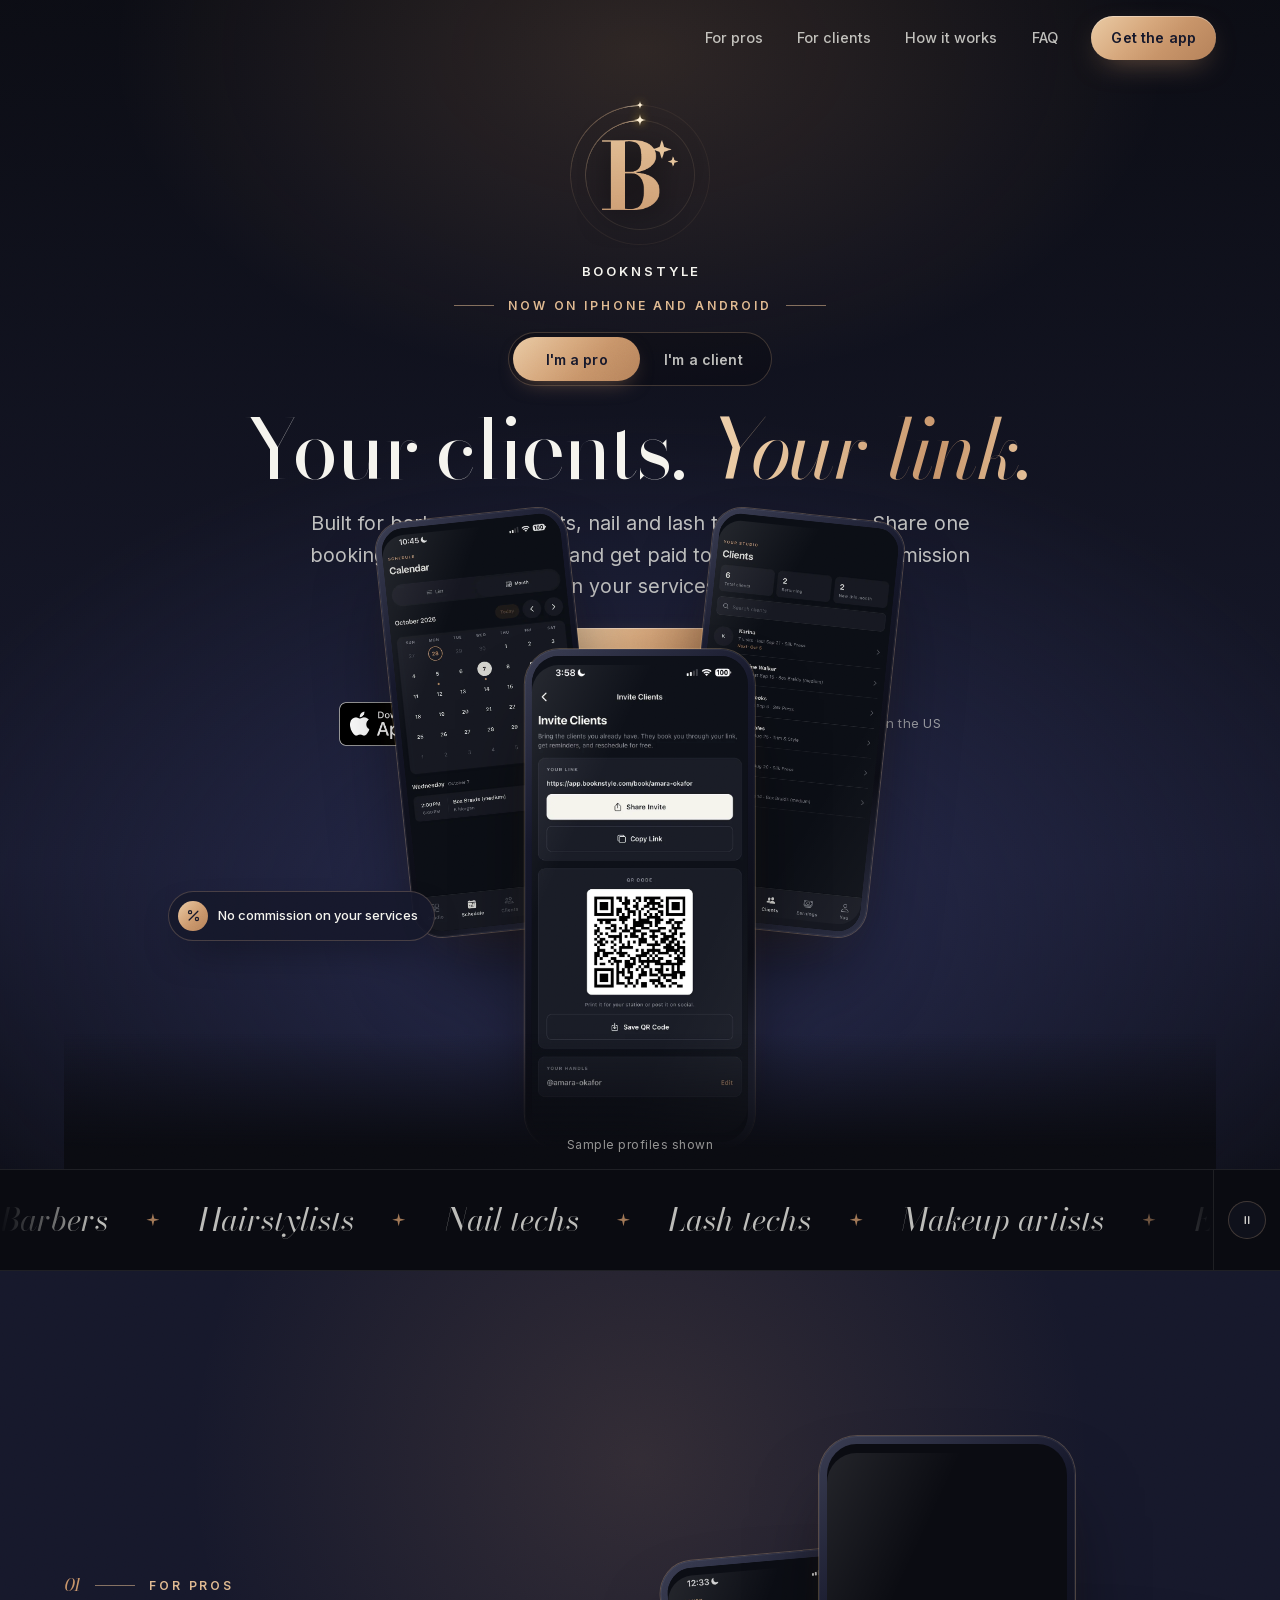
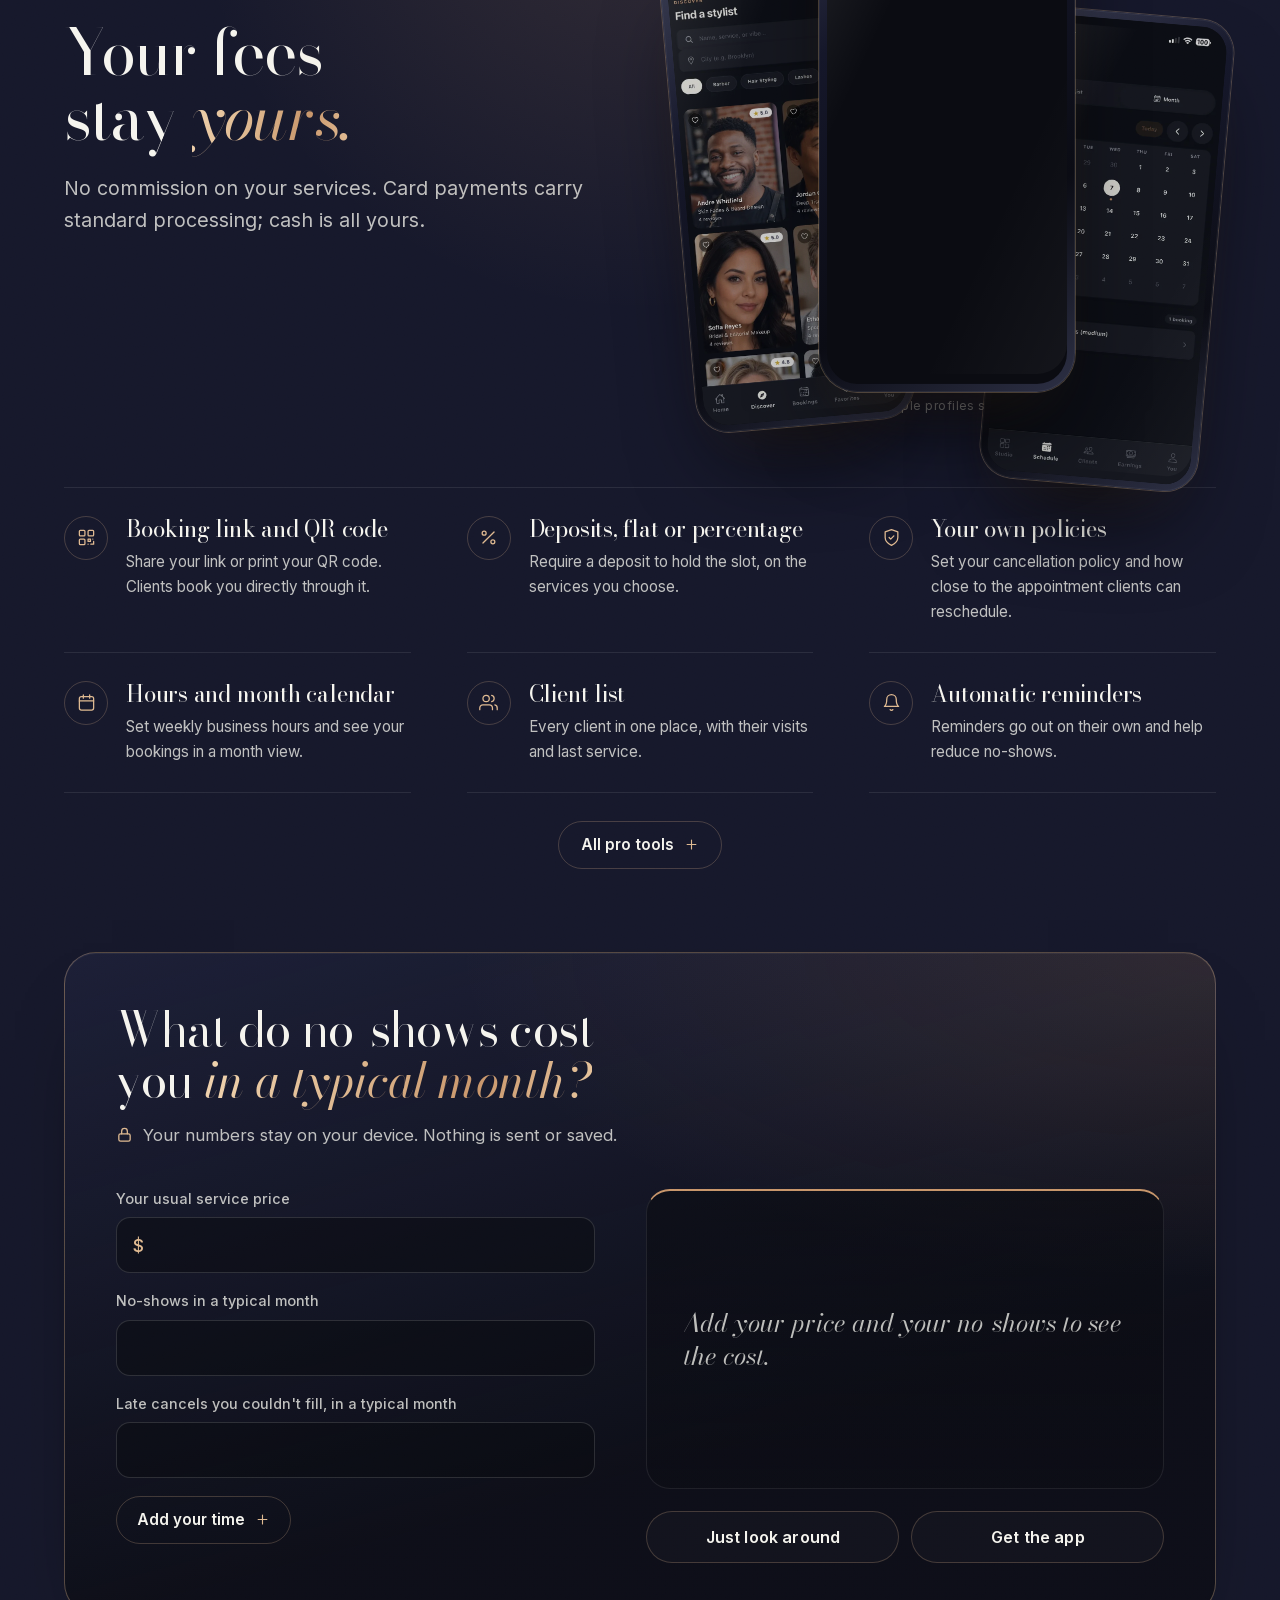
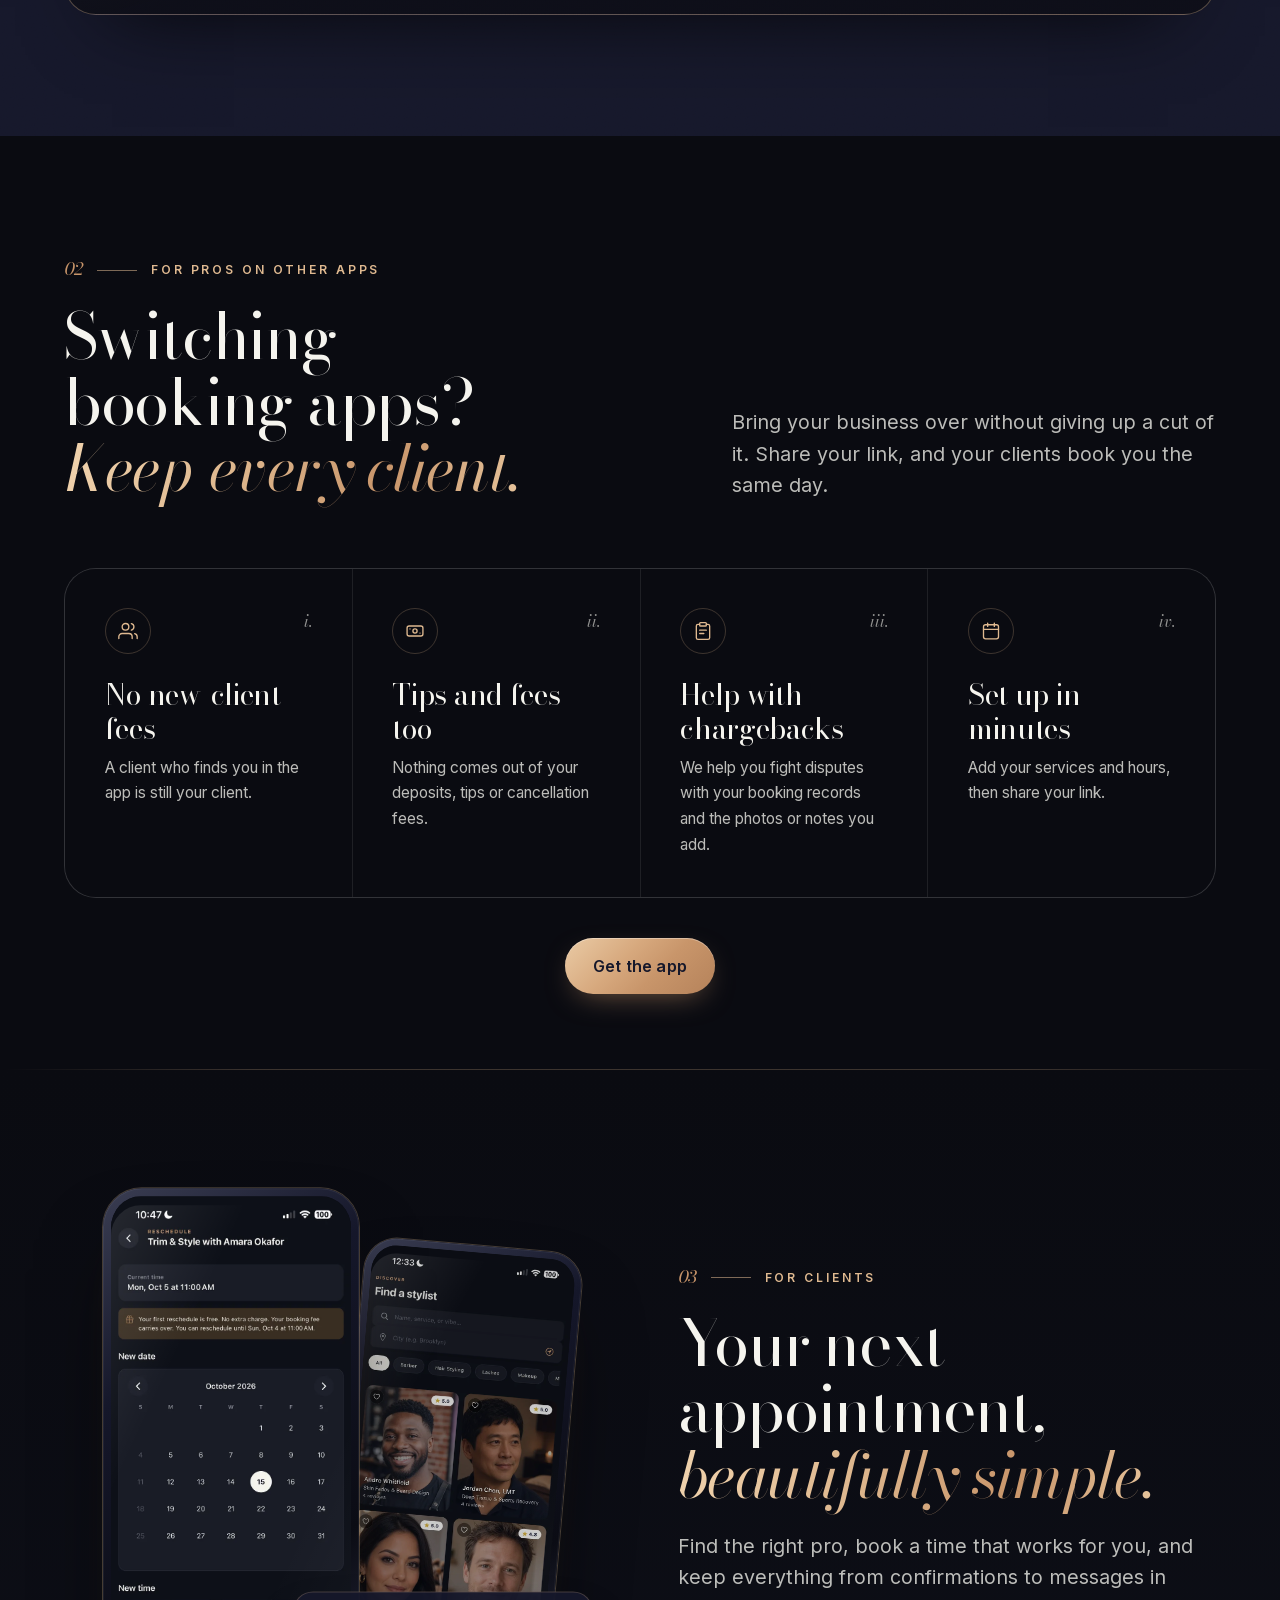
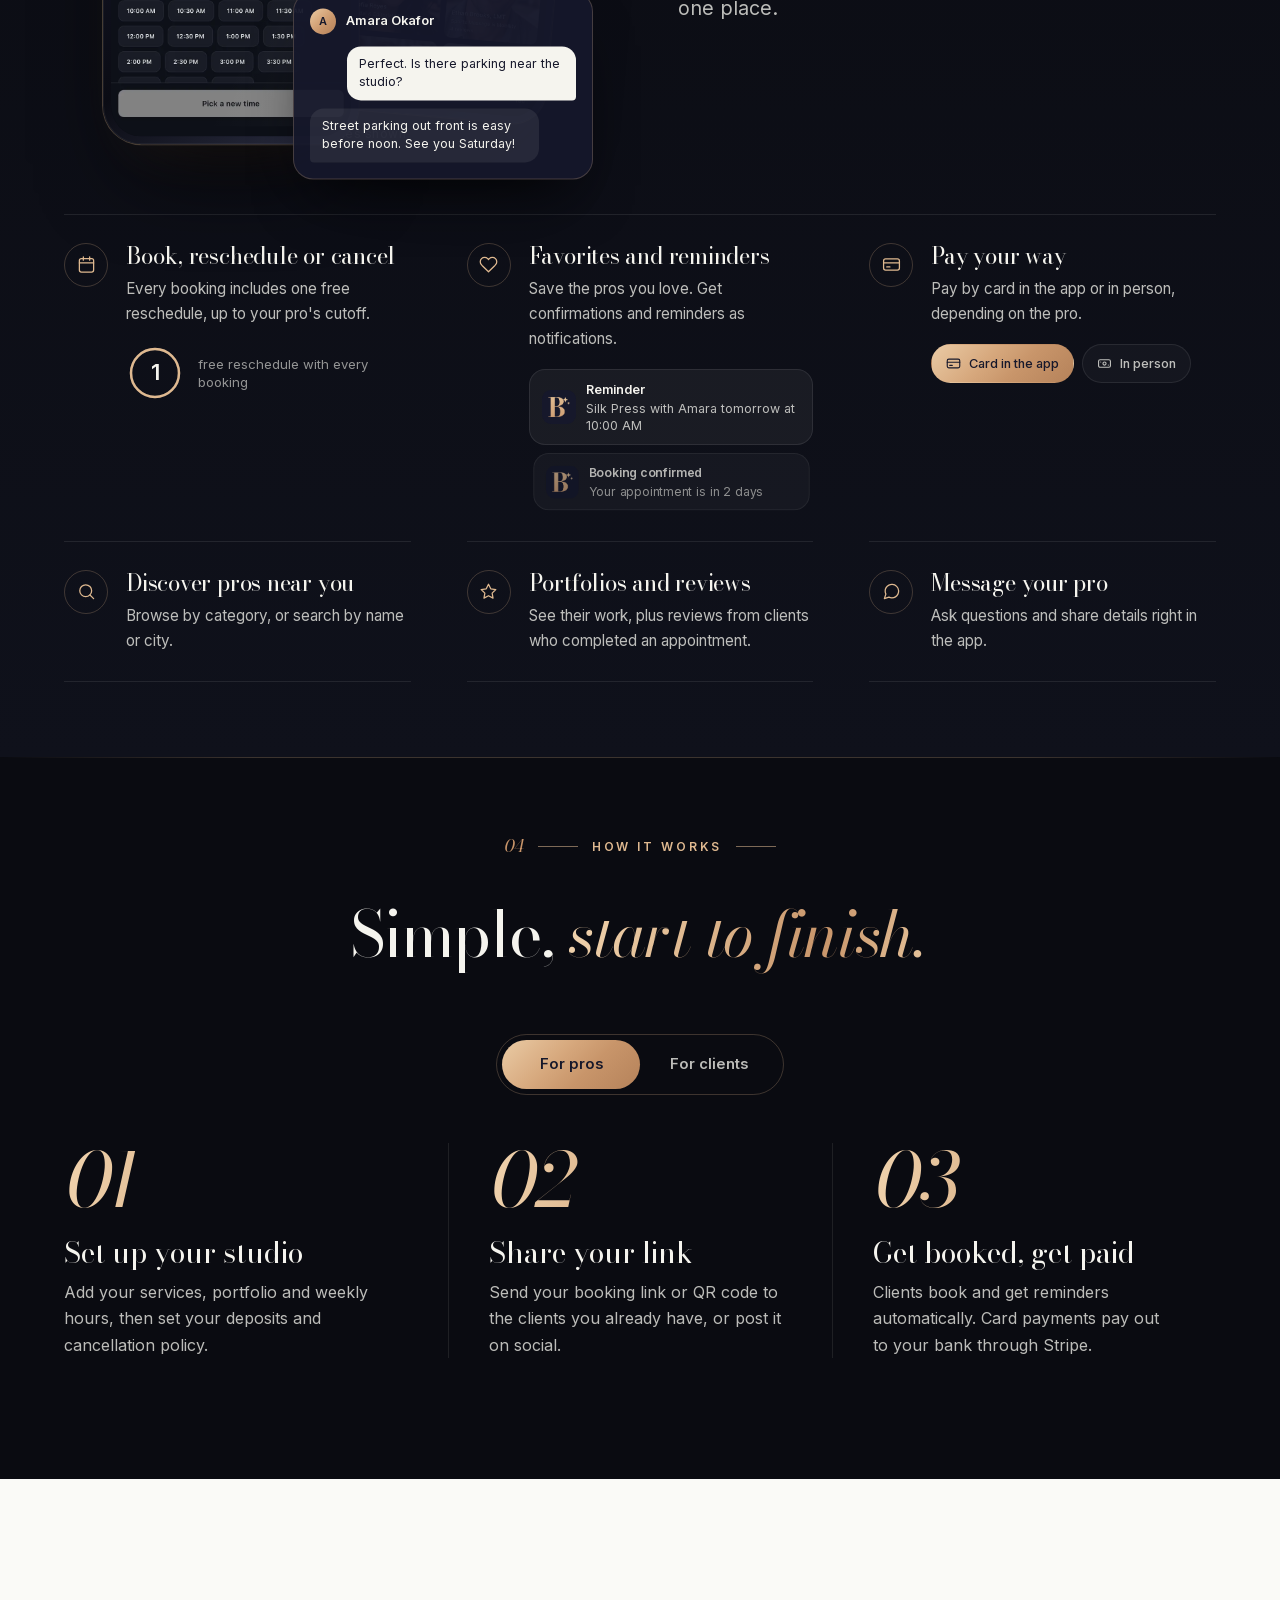
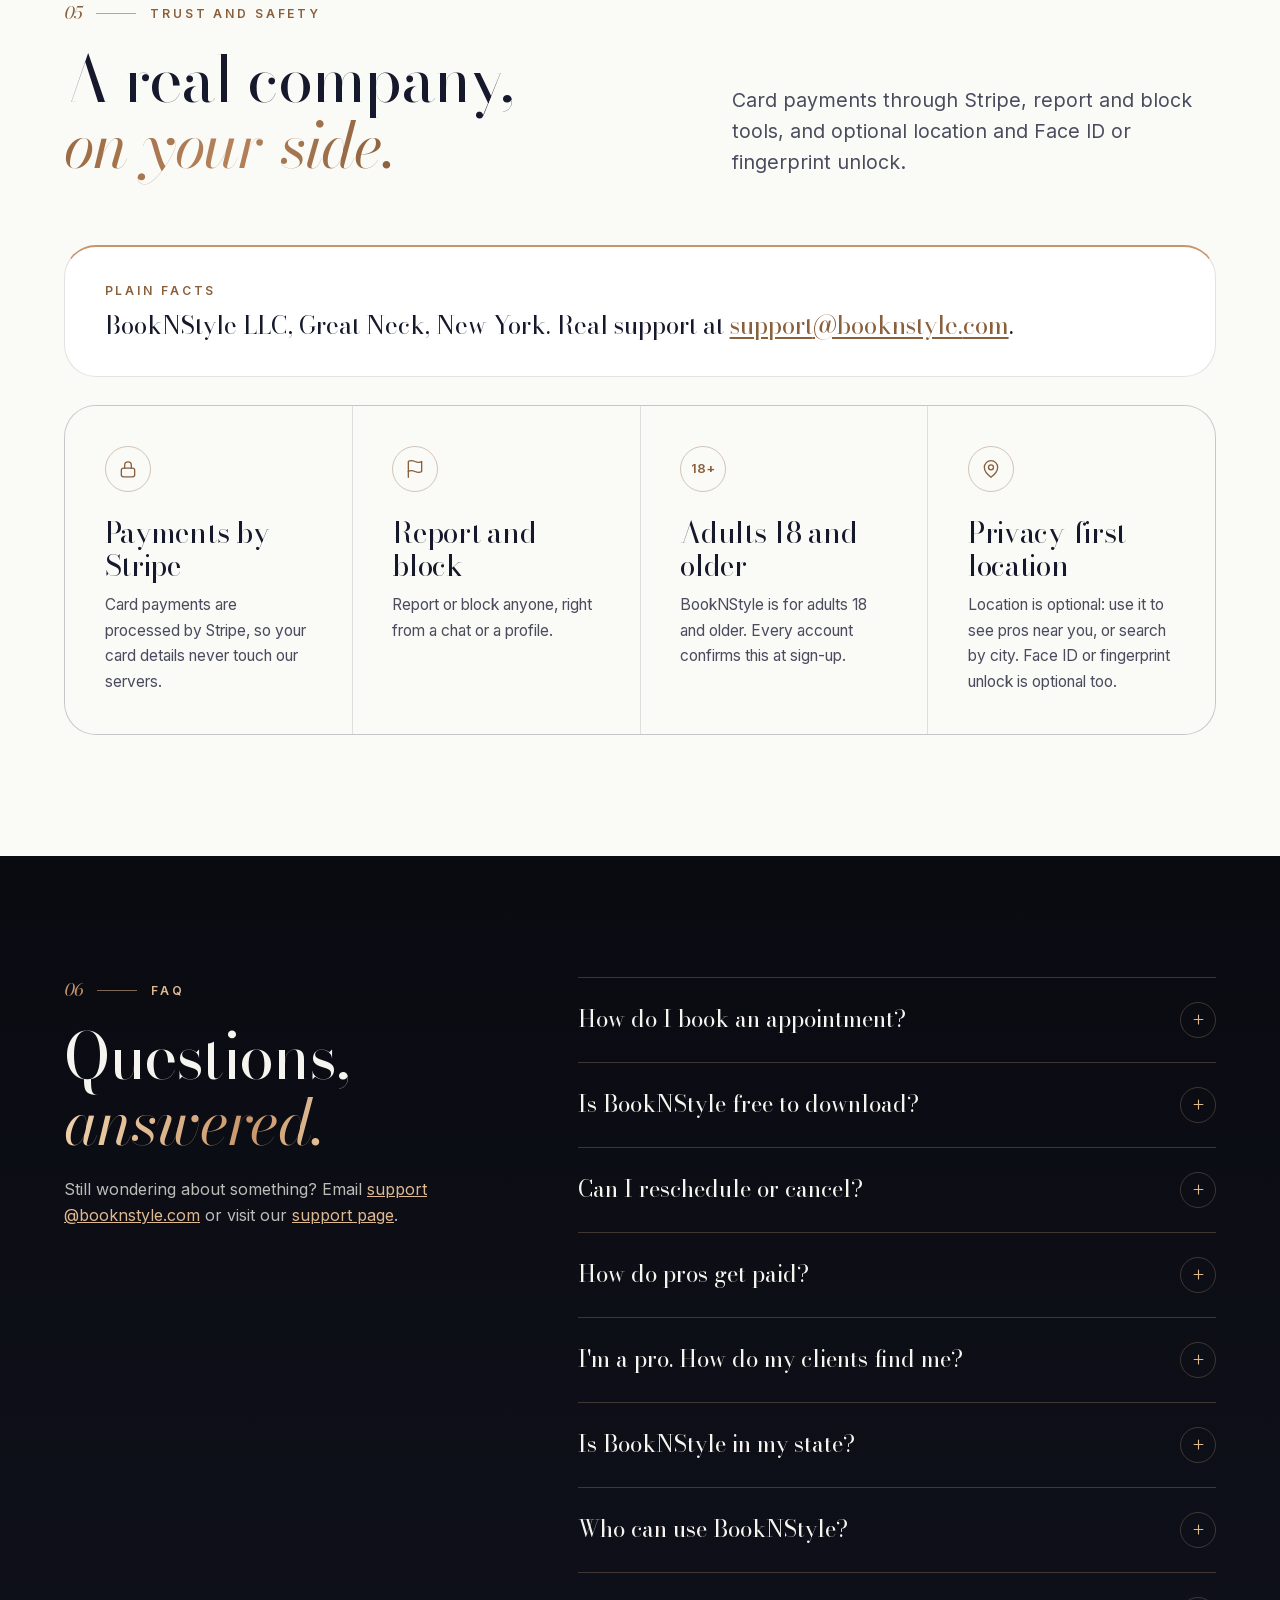
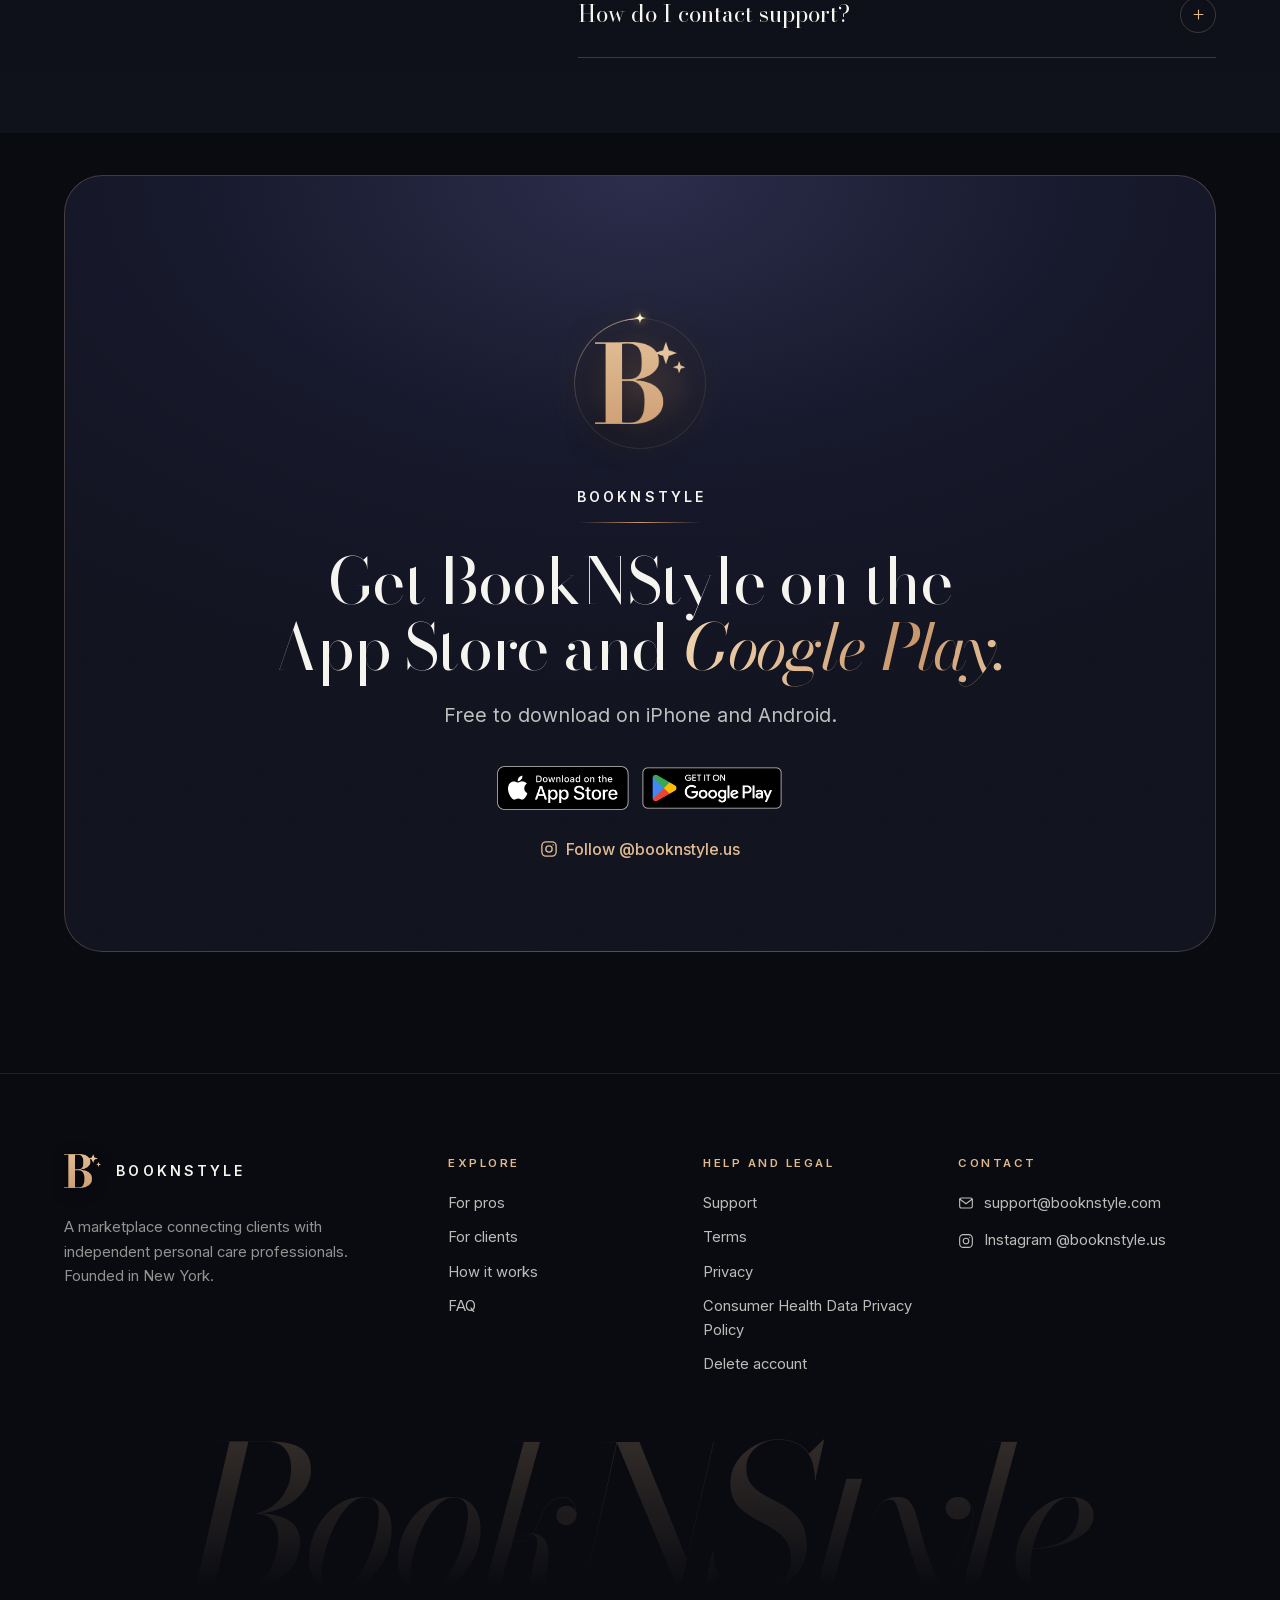
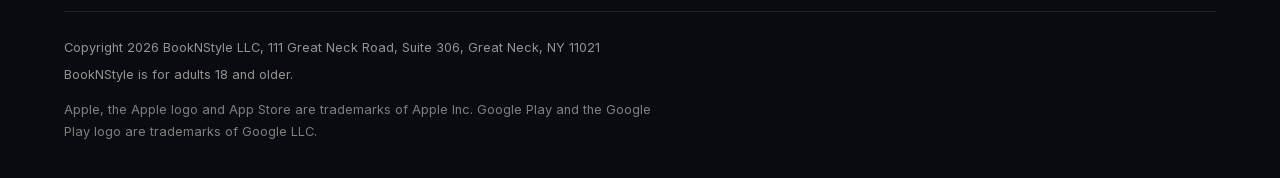
<file: index.html>
<!doctype html>
<html lang="en">
<head>
  <meta charset="utf-8">
  <meta name="viewport" content="width=device-width, initial-scale=1, viewport-fit=cover">
  <!-- The no-show calculator's promise ("Nothing is sent"): this page may connect to this site only -->
  <meta http-equiv="Content-Security-Policy" content="connect-src 'self'">
  <title>BookNStyle | Book personal care pros near you</title>
  <meta name="description" content="Discover, book and message barbers, stylists, nail and lash techs and more near you. For pros: zero commission and payouts straight to your bank.">
  <link rel="canonical" href="https://booknstyle.com/">
  <meta name="theme-color" content="#0A0B11">
  <meta name="color-scheme" content="dark">
  <!-- Safari's "Open in app" banner: on since launch day (web/launch/wording.mjs). -->
  <meta name="apple-itunes-app" content="app-id=6813224710">

  <meta property="og:type" content="website">
  <meta property="og:site_name" content="BookNStyle">
  <meta property="og:url" content="https://booknstyle.com/">
  <meta property="og:title" content="BookNStyle | Book personal care pros near you">
  <meta property="og:description" content="Discover, book and message barbers, stylists, nail and lash techs, makeup artists, estheticians, massage therapists and tattoo artists, all in one app.">
  <meta property="og:image" content="https://booknstyle.com/assets/og-live.png?v=20261107">
  <meta property="og:image:width" content="1200">
  <meta property="og:image:height" content="630">
  <meta property="og:image:alt" content="BookNStyle logo with the line: Book the beauty pros near you. Now booking.">
  <meta property="og:locale" content="en_US">
  <meta name="twitter:card" content="summary_large_image">
  <meta name="twitter:title" content="BookNStyle | Book personal care pros near you">
  <meta name="twitter:description" content="Discover, book and message beauty and personal care pros near you, all in one app.">
  <meta name="twitter:image" content="https://booknstyle.com/assets/og-live.png?v=20261107">
  <meta name="twitter:image:alt" content="BookNStyle logo with the line: Book the beauty pros near you. Now booking.">

  <link rel="icon" href="favicon.ico" sizes="any">
  <link rel="icon" type="image/png" sizes="32x32" href="assets/favicon-32.png">
  <link rel="apple-touch-icon" href="assets/apple-touch-icon.png">

  <!-- Fonts are hosted on this site (styles.css, section 0) and preloaded, so headlines never jump to Bodoni -->
  <link rel="preload" href="assets/fonts/bodoni-moda.woff2" as="font" type="font/woff2" crossorigin>
  <link rel="preload" href="assets/fonts/bodoni-moda-italic.woff2" as="font" type="font/woff2" crossorigin>
  <link rel="preload" href="assets/fonts/inter.woff2" as="font" type="font/woff2" crossorigin>
  <link rel="preload" as="image" href="assets/mark.webp" type="image/webp">
  <!-- aud-client: a link with ?for=clients opens the client version of the top section, set here so the pro version never flashes first -->
  <script>document.documentElement.classList.add('js');try{if(/^clients?$/i.test(new URLSearchParams(location.search).get('for')||''))document.documentElement.classList.add('aud-client');}catch(e){}</script>
  <link rel="stylesheet" href="styles.css?v=20261114b">
  <script src="main.js?v=20261124-live" defer></script>
  <script src="calculator.js?v=20261111d" defer></script>

  <script type="application/ld+json">
  {
    "@context": "https://schema.org",
    "@graph": [
      {
        "@type": "Organization",
        "@id": "https://booknstyle.com/#organization",
        "name": "BookNStyle",
        "legalName": "BookNStyle LLC",
        "url": "https://booknstyle.com/",
        "logo": "https://booknstyle.com/assets/logo-512.png",
        "email": "support@booknstyle.com",
        "sameAs": ["https://www.instagram.com/booknstyle.us"],
        "address": {
          "@type": "PostalAddress",
          "streetAddress": "111 Great Neck Road, Suite 306",
          "addressLocality": "Great Neck",
          "addressRegion": "NY",
          "postalCode": "11021",
          "addressCountry": "US"
        },
        "contactPoint": {
          "@type": "ContactPoint",
          "contactType": "customer support",
          "email": "support@booknstyle.com",
          "url": "https://legal.booknstyle.com/support/"
        }
      },
      {
        "@type": "WebSite",
        "@id": "https://booknstyle.com/#website",
        "name": "BookNStyle",
        "url": "https://booknstyle.com/",
        "publisher": { "@id": "https://booknstyle.com/#organization" }
      }
    ]
  }
  </script>
</head>
<body>
  <!-- Icon sprite (Feather-style line icons) and the four-point star used for the logo's sparkle twinkle -->
  <svg class="sprite" aria-hidden="true" focusable="false" xmlns="http://www.w3.org/2000/svg">
    <defs>
      <symbol id="spark" viewBox="-50 -50 100 100"><path d="M0,-50 C3,-14 14,-3 50,0 C14,3 3,14 0,50 C-3,14 -14,3 -50,0 C-14,-3 -3,-14 0,-50 Z"/></symbol>
      <symbol id="i-search" viewBox="0 0 24 24"><circle cx="11" cy="11" r="7.5"/><path d="M21 21l-4.6-4.6"/></symbol>
      <symbol id="i-star" viewBox="0 0 24 24"><path d="M12 2.8l2.85 5.78 6.37.93-4.61 4.49 1.09 6.35L12 17.35l-5.7 3 1.09-6.35-4.61-4.49 6.37-.93z"/></symbol>
      <symbol id="i-calendar" viewBox="0 0 24 24"><rect x="3" y="4.5" width="18" height="17" rx="2.5"/><path d="M16 2.5v4M8 2.5v4M3 10h18"/></symbol>
      <symbol id="i-refresh" viewBox="0 0 24 24"><path d="M21 4v6h-6"/><path d="M3 20v-6h6"/><path d="M19.4 9A8 8 0 0 0 5.3 6.3L3 8.6M21 15.4l-2.3 2.3A8 8 0 0 1 4.6 15"/></symbol>
      <symbol id="i-chat" viewBox="0 0 24 24"><path d="M21 11.5a8.4 8.4 0 0 1-.9 3.8 8.5 8.5 0 0 1-7.6 4.7 8.4 8.4 0 0 1-3.8-.9L3 21l1.9-5.7a8.4 8.4 0 0 1-.9-3.8 8.5 8.5 0 0 1 4.7-7.6 8.4 8.4 0 0 1 3.8-.9h.5a8.5 8.5 0 0 1 8 8z"/></symbol>
      <symbol id="i-heart" viewBox="0 0 24 24"><path d="M20.8 4.6a5.5 5.5 0 0 0-7.8 0L12 5.7l-1-1.1a5.5 5.5 0 0 0-7.8 7.8l1 1.1L12 21.2l7.8-7.7 1-1.1a5.5 5.5 0 0 0 0-7.8z"/></symbol>
      <symbol id="i-card" viewBox="0 0 24 24"><rect x="2" y="5" width="20" height="14" rx="2.5"/><path d="M2 10h20M6 15h4"/></symbol>
      <symbol id="i-cash" viewBox="0 0 24 24"><rect x="2.5" y="6" width="19" height="12" rx="2.5"/><circle cx="12" cy="12" r="2.5"/><path d="M6 9.5v.01M18 14.5v.01"/></symbol>
      <symbol id="i-qr" viewBox="0 0 24 24"><rect x="3" y="3" width="7" height="7" rx="1.2"/><rect x="14" y="3" width="7" height="7" rx="1.2"/><rect x="3" y="14" width="7" height="7" rx="1.2"/><path d="M14 14h3v3h-3zM20 14v.01M14 20.5h.01M17.5 20.5H21V17"/></symbol>
      <symbol id="i-percent" viewBox="0 0 24 24"><path d="M19 5L5 19"/><circle cx="6.5" cy="6.5" r="2.5"/><circle cx="17.5" cy="17.5" r="2.5"/></symbol>
      <symbol id="i-shield" viewBox="0 0 24 24"><path d="M12 22s8-4 8-10V5l-8-3-8 3v7c0 6 8 10 8 10z"/><path d="M9 12l2 2 4-4"/></symbol>
      <symbol id="i-clipboard" viewBox="0 0 24 24"><path d="M16 4h2a2 2 0 0 1 2 2v14a2 2 0 0 1-2 2H6a2 2 0 0 1-2-2V6a2 2 0 0 1 2-2h2"/><rect x="8" y="2" width="8" height="4" rx="1"/><path d="M8 11h8M8 15h5"/></symbol>
      <symbol id="i-image" viewBox="0 0 24 24"><rect x="3" y="3" width="18" height="18" rx="2.5"/><circle cx="8.5" cy="8.5" r="1.5"/><path d="M21 15l-5-5L5 21"/></symbol>
      <symbol id="i-users" viewBox="0 0 24 24"><path d="M17 21v-2a4 4 0 0 0-4-4H5a4 4 0 0 0-4 4v2"/><circle cx="9" cy="7" r="4"/><path d="M23 21v-2a4 4 0 0 0-3-3.9M16 3.1a4 4 0 0 1 0 7.8"/></symbol>
      <symbol id="i-list" viewBox="0 0 24 24"><path d="M9 6h12M9 12h12M9 18h7"/><circle cx="4.5" cy="6" r=".6"/><circle cx="4.5" cy="12" r=".6"/><circle cx="4.5" cy="18" r=".6"/></symbol>
      <symbol id="i-bell" viewBox="0 0 24 24"><path d="M18 8A6 6 0 0 0 6 8c0 7-3 9-3 9h18s-3-2-3-9"/><path d="M13.7 21a2 2 0 0 1-3.4 0"/></symbol>
      <symbol id="i-flag" viewBox="0 0 24 24"><path d="M4 15s1-1 4-1 5 2 8 2 4-1 4-1V3s-1 1-4 1-5-2-8-2-4 1-4 1z"/><path d="M4 22v-7"/></symbol>
      <symbol id="i-pin" viewBox="0 0 24 24"><path d="M20 10c0 6-8 12-8 12s-8-6-8-12a8 8 0 0 1 16 0z"/><circle cx="12" cy="10" r="3"/></symbol>
      <symbol id="i-lock" viewBox="0 0 24 24"><rect x="4" y="11" width="16" height="10.5" rx="2.5"/><path d="M8 11V7.5a4 4 0 0 1 8 0V11"/></symbol>
      <symbol id="i-link" viewBox="0 0 24 24"><path d="M10 13a5 5 0 0 0 7.5.5l3-3a5 5 0 0 0-7.1-7.1l-1.7 1.7"/><path d="M14 11a5 5 0 0 0-7.5-.5l-3 3a5 5 0 0 0 7.1 7.1l1.7-1.7"/></symbol>
      <symbol id="i-plus" viewBox="0 0 24 24"><path d="M12 5v14M5 12h14"/></symbol>
      <symbol id="i-arrow" viewBox="0 0 24 24"><path d="M5 12h14M13 6l6 6-6 6"/></symbol>
      <symbol id="i-mail" viewBox="0 0 24 24"><rect x="2.5" y="4.5" width="19" height="15" rx="2.5"/><path d="M3 6.5l9 6.5 9-6.5"/></symbol>
      <symbol id="i-instagram" viewBox="0 0 24 24"><rect x="2.5" y="2.5" width="19" height="19" rx="5.5"/><circle cx="12" cy="12" r="4.2"/><path d="M17.5 6.5h.01"/></symbol>
      <symbol id="i-pause" viewBox="0 0 24 24"><path d="M9 6v12M15 6v12"/></symbol>
      <symbol id="i-play" viewBox="0 0 24 24"><path d="M8 5.5v13l10.5-6.5z"/></symbol>
      <symbol id="i-sound-off" viewBox="0 0 24 24"><path d="M11 5L6 9H2.5v6H6l5 4z"/><path d="M22 9.5l-5 5M17 9.5l5 5"/></symbol>
      <symbol id="i-sound-on" viewBox="0 0 24 24"><path d="M11 5L6 9H2.5v6H6l5 4z"/><path d="M15.5 8.8a4.5 4.5 0 0 1 0 6.4M18.6 5.7a9 9 0 0 1 0 12.6"/></symbol>
    </defs>
  </svg>

  <a class="skip-link" href="#main">Skip to content</a>

  <header class="site-header" data-header>
    <div class="container header-inner">
      <!-- Docks in after the hero logo scrolls away, so the page never shows two B marks at once -->
      <a class="brand brand--dock" href="#top" aria-label="BookNStyle home" data-dock>
        <span class="gr gr--row gr--inview gr--quick" aria-hidden="true">
          <span class="gr__mark">
            <img src="assets/mark.webp" width="504" height="459" alt="">
            <span class="gr__sweep"></span>
            <svg class="gr__spark gr__spark--a"><use href="#spark"/></svg>
            <svg class="gr__spark gr__spark--b"><use href="#spark"/></svg>
          </span>
          <span class="gr__word">BOOKNSTYLE</span>
        </span>
      </a>

      <nav class="site-nav" id="site-nav" aria-label="Primary">
        <ul role="list">
          <li><a href="#pros">For pros</a></li>
          <li><a href="#clients">For clients</a></li>
          <li><a href="#how">How it works</a></li>
          <li><a href="#faq">FAQ</a></li>
        </ul>
        <div class="nav-extra">
          <a class="btn btn--gold" href="waitlist/" data-soon-only>Join the waitlist</a>
          <a class="text-link" href="https://www.instagram.com/booknstyle.us" data-soon-only><svg aria-hidden="true"><use href="#i-instagram"/></svg>Follow the launch</a>
          <a class="btn btn--gold" href="#download" data-live-only hidden>Get the app</a>
          <p><a href="mailto:support@booknstyle.com"><span>support<wbr>@booknstyle.<wbr>com</span></a></p>
        </div>
      </nav>

      <a class="btn btn--gold btn--sm header-cta" href="waitlist/" data-soon-only>Join the waitlist</a>
      <a class="btn btn--gold btn--sm header-cta" href="#download" data-live-only hidden>Get the app</a>
      <button class="nav-toggle" type="button" aria-expanded="false" aria-controls="site-nav" aria-label="Open menu">
        <span class="nav-toggle__bar"></span>
        <span class="nav-toggle__bar"></span>
      </button>
    </div>
  </header>

  <main id="main">

    <!-- ============ HERO ============ -->
    <section class="hero grain" id="top" aria-labelledby="hero-title">
      <div class="hero__bg" aria-hidden="true"></div>
      <div class="container hero__inner">

        <!-- Gold Reveal lockup: plays on open, then keeps a slow running shimmer, sparkle twinkles and two orbiting rings -->
        <div class="gr gr--hero gr--intro" role="img" aria-label="BookNStyle" data-hero-logo>
          <span class="gr__stage">
            <span class="gr__glow"></span>
            <span class="gr__halo gr__halo--1"><span class="gr__orbit"><span class="gr__arc"></span><svg class="gr__glint"><use href="#spark"/></svg></span></span>
            <span class="gr__halo gr__halo--2"><span class="gr__orbit"><span class="gr__arc"></span><svg class="gr__glint"><use href="#spark"/></svg></span></span>
            <span class="gr__mark">
              <img src="assets/mark.webp" width="504" height="459" alt="" fetchpriority="high">
              <span class="gr__sweep"></span>
              <svg class="gr__spark gr__spark--a"><use href="#spark"/></svg>
              <svg class="gr__spark gr__spark--b"><use href="#spark"/></svg>
            </span>
          </span>
          <span class="gr__word" aria-hidden="true"><span style="--i:0">B</span><span style="--i:1">O</span><span style="--i:2">O</span><span style="--i:3">K</span><span style="--i:4">N</span><span style="--i:5">S</span><span style="--i:6">T</span><span style="--i:7">Y</span><span style="--i:8">L</span><span style="--i:9">E</span></span>
        </div>

        <p class="eyebrow hero__kicker intro" style="--d:1.15s" data-soon-only><span class="eyebrow__rule"></span>Launching soon across the US<span class="eyebrow__rule"></span></p>
        <p class="eyebrow hero__kicker intro" style="--d:1.15s" data-live-only hidden><span class="eyebrow__rule"></span>Now on iPhone and Android<span class="eyebrow__rule"></span></p>

        <!-- Pros first. Everything marked data-aud="client" shows instead of data-aud="pro" when html has
             .aud-client (this switch, or a ?for=clients link). main.js, Audience switch. -->
        <div class="aud intro" style="--d:.2s" role="group" aria-label="Show this page for" data-aud-switch>
          <button class="aud__opt" type="button" aria-pressed="true" data-aud-set="pro">I'm a pro</button>
          <button class="aud__opt" type="button" aria-pressed="false" data-aud-set="client">I'm a client</button>
        </div>

        <h1 class="display intro" id="hero-title" style="--d:.3s">
          <span class="hero__line" data-aud="pro">Your clients. <em>Your&nbsp;link.</em></span>
          <span class="hero__line" data-aud="client">Book the beauty pros <em>near&nbsp;you.</em></span>
        </h1>
        <p class="lead intro" style="--d:.45s">
          <span class="hero__line" data-aud="pro">Built for barbers, hairstylists, nail and lash techs and more. Share one booking link, take deposits and get paid to your bank. No commission on your services.</span>
          <span class="hero__line" data-aud="client">Barbers, hairstylists, nail and lash techs, makeup artists and more. Find them, book them and message them, all in one app.</span>
        </p>

        <div class="hero__ctas intro" style="--d:.6s">
          <a class="btn btn--gold" href="waitlist/?role=pro" data-aud="pro" data-soon-only><span class="btn__long">Claim your booking link</span><span class="btn__short">Claim your link</span><svg class="btn__arrow" aria-hidden="true"><use href="#i-arrow"/></svg></a>
          <a class="btn btn--ghost" href="#pros" data-aud="pro" data-soon-only><span class="btn__long">See how it works</span><span class="btn__short">How it works</span></a>
          <a class="btn btn--gold" href="waitlist/" data-aud="client" data-soon-only>Join the waitlist<svg class="btn__arrow" aria-hidden="true"><use href="#i-arrow"/></svg></a>
          <a class="btn btn--ghost" href="#clients" data-aud="client" data-soon-only><span class="btn__long">See how booking works</span><span class="btn__short">How it works</span></a>
          <a class="btn btn--gold" href="#download" data-live-only hidden>Get the app<svg class="btn__arrow" aria-hidden="true"><use href="#i-arrow"/></svg></a>
        </div>

        <div class="hero__strip intro" style="--d:.72s">
          <p class="status" data-soon-only><span class="status__dot" aria-hidden="true"></span>Coming soon on</p>
          <!-- Store badges: switch to live links in main.js (STORE_LINKS). -->
          <div class="store-badges">
            <span class="store-badge is-soon" data-store="appStore" role="img" aria-label="App Store, coming soon">
              <img src="assets/badge-appstore.png" width="240" height="80" alt="">
            </span>
            <span class="store-badge is-soon" data-store="googlePlay" role="img" aria-label="Google Play, coming soon">
              <img src="assets/badge-googleplay.png" width="273" height="85" alt="">
            </span>
          </div>
          <ul class="hero__meta" role="list">
            <li>Free to download</li>
            <li>For adults 18+ in the US</li>
          </ul>
        </div>
      </div>

      <div class="container">
        <div class="hero__stage intro-phones" style="--d:.8s">
          <!-- Pro version: the pro's own tools -->
          <figure class="phone p-left" data-parallax="0.08" data-aud="pro">
            <div class="float float--b"><div class="phone__frame">
              <img class="phone__screen" src="assets/screens/pro-calendar.webp" width="700" height="1521" alt="Pro schedule in month view, with the day's bookings listed below the calendar." decoding="async">
            </div></div>
          </figure>
          <figure class="phone p-center" data-parallax="0.03" data-aud="pro">
            <div class="float"><div class="phone__frame">
              <img class="phone__screen" src="assets/screens/pro-invite.webp" width="700" height="1521" alt="Invite Clients screen with a personal booking link, Share and Copy buttons, and a QR code." decoding="async">
            </div></div>
          </figure>
          <figure class="phone p-right" data-parallax="0.08" data-aud="pro">
            <div class="float float--c"><div class="phone__frame">
              <img class="phone__screen" src="assets/screens/pro-clients.webp" width="700" height="1521" alt="Clients screen: every client in one place, with their visits and last service." decoding="async">
            </div></div>
          </figure>
          <!-- Client version: lazy, so these load only when someone switches to it -->
          <figure class="phone p-left" data-parallax="0.08" data-aud="client">
            <div class="float float--b"><div class="phone__frame">
              <img class="phone__screen" src="assets/screens/discover.webp" width="700" height="1521" alt="BookNStyle Discover screen: a grid of pros with photos, specialties and star ratings, filterable by category." loading="lazy" decoding="async">
            </div></div>
          </figure>
          <figure class="phone p-center" data-parallax="0.03" data-aud="client">
            <div class="float"><div class="phone__frame">
              <img class="phone__screen" src="assets/screens/profile.webp" width="700" height="1521" alt="A pro's profile in BookNStyle with a rating, about section, portfolio photos and a Book now button." loading="lazy" decoding="async">
            </div></div>
          </figure>
          <figure class="phone p-right" data-parallax="0.08" data-aud="client">
            <div class="float float--c"><div class="phone__frame">
              <img class="phone__screen" src="assets/screens/pro-invite.webp" width="700" height="1521" alt="Invite Clients screen with a personal booking link, Share and Copy buttons, and a QR code." loading="lazy" decoding="async">
            </div></div>
          </figure>
          <div class="hero__chips hero__chips--desk" aria-hidden="true">
            <div class="chip chip--a" data-parallax="0.14" data-aud="pro"><span class="chip__icon"><svg><use href="#i-percent"/></svg></span>No commission on your services</div>
            <div class="chip chip--b" data-parallax="0.18" data-aud="pro"><span class="chip__icon"><svg><use href="#i-link"/></svg></span>Clients book you through your link</div>
            <div class="chip chip--a" data-parallax="0.14" data-aud="client"><span class="chip__icon"><svg><use href="#i-star"/></svg></span>Reviews from completed appointments</div>
            <div class="chip chip--b" data-parallax="0.18" data-aud="client"><span class="chip__icon"><svg><use href="#i-refresh"/></svg></span>One free reschedule per booking</div>
          </div>
          <div class="hero__fade" aria-hidden="true"></div>
          <p class="sample-note hero__note--desk">Sample profiles shown</p>
        </div>
        <!-- Phones only: the two labels move under the phones so they never cover a screen -->
        <div class="hero__chips hero__chips--phone" aria-hidden="true">
          <div class="chip" data-aud="pro"><span class="chip__icon"><svg><use href="#i-percent"/></svg></span>No commission on your services</div>
          <div class="chip" data-aud="pro"><span class="chip__icon"><svg><use href="#i-link"/></svg></span>Clients book you through your link</div>
          <div class="chip" data-aud="client"><span class="chip__icon"><svg><use href="#i-star"/></svg></span>Reviews from completed appointments</div>
          <div class="chip" data-aud="client"><span class="chip__icon"><svg><use href="#i-refresh"/></svg></span>One free reschedule per booking</div>
        </div>
        <p class="sample-note hero__note--phone">Sample profiles shown</p>
      </div>
    </section>

    <!-- ============ CATEGORIES ============ -->
    <section class="ribbon" aria-label="Categories on BookNStyle">
      <div class="marquee">
        <ul class="marquee__track" role="list">
          <li>Barbers</li><li>Hairstylists</li><li>Nail techs</li><li>Lash techs</li><li>Makeup artists</li><li>Estheticians</li><li>Massage therapists</li><li>Tattoo artists</li>
        </ul>
        <ul class="marquee__track" aria-hidden="true">
          <li>Barbers</li><li>Hairstylists</li><li>Nail techs</li><li>Lash techs</li><li>Makeup artists</li><li>Estheticians</li><li>Massage therapists</li><li>Tattoo artists</li>
        </ul>
      </div>
      <!-- Pauses every looping animation on the page, the logo included (WCAG 2.2.2). Its own cell, so it never covers the words. -->
      <div class="ribbon__ctrl" data-motion-cell hidden>
        <button class="motion-toggle" type="button" aria-pressed="false" aria-label="Pause animations" data-motion-toggle>
          <svg class="motion-toggle__pause" aria-hidden="true"><use href="#i-pause"/></svg>
          <svg class="motion-toggle__play" aria-hidden="true"><use href="#i-play"/></svg>
        </button>
      </div>
    </section>

    <!-- ============ 01 FOR PROS ============ -->
    <section class="section section--navy pros grain" id="pros" aria-labelledby="pros-title">
      <div class="pros__glow" aria-hidden="true"></div>
      <div class="container">
        <div class="chapter">
          <div class="chapter__head">
            <p class="eyebrow reveal"><span class="eyebrow__num">01</span><span class="eyebrow__rule"></span>For pros</p>
            <h2 class="title reveal" id="pros-title" style="--d:.06s">Your fees stay <em>yours.</em></h2>
            <!-- Replaces "Keep 100% of your fees*" and its footnote: the processing note now sits in the line itself. -->
            <p class="lead reveal" style="--d:.12s">No commission on your services. Card payments carry standard processing; cash is all yours.</p>
            <!-- The one named pro offer (R3), word for word wherever it appears: here, the waitlist, emails, the kit and replies.
                 No prices, no "free". Soon-only: the hold is a pre-launch promise. -->
            <div class="offer reveal" style="--d:.16s" data-soon-only>
              <h3 class="offer__title" id="offer-title">Your <em>Founding Pro Link</em></h3>
              <span class="offer__rule" aria-hidden="true"></span>
              <ul class="offer__list" role="list" aria-labelledby="offer-title">
                <li><svg aria-hidden="true"><use href="#spark"/></svg>A booking link with your name.</li>
                <li><svg aria-hidden="true"><use href="#spark"/></svg>Founding Pro badge on your profile.</li>
                <li><svg aria-hidden="true"><use href="#spark"/></svg>No commission on your services.</li>
                <li><svg aria-hidden="true"><use href="#spark"/></svg>Deposits and late-cancel policies you set.</li>
                <li><svg aria-hidden="true"><use href="#spark"/></svg>Payouts sent to your bank automatically.</li>
              </ul>
              <p class="offer__hold">Held for you until 60 days after launch.</p>
              <a class="claim" href="waitlist/?role=pro">
                <span class="claim__label">Claim your link</span>
                <span class="claim__url"><svg aria-hidden="true"><use href="#i-link"/></svg><span class="claim__host">app.<wbr>booknstyle.<wbr>com/<wbr>book/</span><strong>yourname</strong><span class="claim__caret" aria-hidden="true"></span></span>
                <span class="claim__go" aria-hidden="true"><svg><use href="#i-arrow"/></svg></span>
              </a>
            </div>
          </div>
          <div class="chapter__visual reveal">
            <div class="trio">
              <figure class="phone p-1" data-parallax="0.08">
                <div class="float float--b"><div class="phone__frame">
                  <img class="phone__screen" src="assets/screens/discover.webp" width="700" height="1521" alt="Discover screen, where clients browse pros by category with photos, specialties and star ratings." loading="lazy" decoding="async">
                </div></div>
              </figure>
              <figure class="phone p-2" data-parallax="0.03">
                <div class="float"><div class="phone__frame">
                  <img class="phone__screen" src="assets/screens/profile.webp" width="700" height="1521" alt="A pro's profile with a rating, about section, portfolio photos and a Book now button." loading="lazy" decoding="async">
                </div></div>
              </figure>
              <figure class="phone p-3" data-parallax="0.1">
                <div class="float float--c"><div class="phone__frame">
                  <img class="phone__screen" src="assets/screens/pro-calendar.webp" width="700" height="1521" alt="Pro schedule in month view, with the day's bookings listed below the calendar." loading="lazy" decoding="async">
                </div></div>
              </figure>
            </div>
            <p class="sample-note">Sample profiles shown</p>
          </div>
        </div>

        <!-- Film P3 "No commission": same player as the clients film (C1, below), and soon-only for the same reason -->
        <figure class="film reveal" data-film data-soon-only>
          <div class="film__frame">
            <picture>
              <source media="(orientation: portrait) and (max-width: 1023px)" srcset="assets/video/p3-tall.webp" width="720" height="1280">
              <img class="film__poster" src="assets/video/p3-wide.webp" width="1280" height="720" alt="" loading="lazy" decoding="async">
            </picture>
            <video class="film__video" muted playsinline loop preload="none" controls width="1280" height="720" data-start="0" aria-label="Short film: no commission on your services, and your clients stay yours." aria-describedby="film-p3-text">
              <source src="assets/video/p3-tall.mp4" type="video/mp4" media="(orientation: portrait) and (max-width: 1023px)">
              <source src="assets/video/p3-wide.mp4" type="video/mp4">
            </video>
            <div class="film__ctrls">
              <button class="motion-toggle film__sound" type="button" aria-pressed="false" aria-label="Film sound" data-film-sound hidden>
                <svg class="film__sound-off" aria-hidden="true"><use href="#i-sound-off"/></svg>
                <svg class="film__sound-on" aria-hidden="true"><use href="#i-sound-on"/></svg>
              </button>
              <button class="motion-toggle film__toggle" type="button" aria-pressed="true" aria-label="Play film" data-film-toggle hidden>
                <svg class="motion-toggle__pause" aria-hidden="true"><use href="#i-pause"/></svg>
                <svg class="motion-toggle__play" aria-hidden="true"><use href="#i-play"/></svg>
              </button>
            </div>
          </div>
          <figcaption class="sr-only" id="film-p3-text">On some booking apps, a cut comes out when a new client books you. BookNStyle takes no commission on your services, only standard card processing, and cash payments stay yours. Your clients stay yours, and your booking link and QR code let them book you directly. Launching soon across the US. Pros, claim your link. Sample profiles shown.</figcaption>
        </figure>

        <ul class="rows rows--3" id="pro-tools" role="list" aria-label="Tools for pros">
          <li class="row reveal"><span class="row__icon" aria-hidden="true"><svg><use href="#i-qr"/></svg></span><h3>Booking link and QR code</h3><p>Share your link or print your QR code. Clients book you directly through it.</p></li>
          <li class="row reveal" style="--d:.06s"><span class="row__icon" aria-hidden="true"><svg><use href="#i-percent"/></svg></span><h3>Deposits, flat or percentage</h3><p>Require a deposit to hold the slot, on the services you choose.</p></li>
          <li class="row reveal" style="--d:.12s"><span class="row__icon" aria-hidden="true"><svg><use href="#i-shield"/></svg></span><h3>Your own policies</h3><p>Set your cancellation policy and how close to the appointment clients can reschedule.</p></li>
          <li class="row reveal"><span class="row__icon" aria-hidden="true"><svg><use href="#i-calendar"/></svg></span><h3>Hours and month calendar</h3><p>Set weekly business hours and see your bookings in a month view.</p></li>
          <li class="row reveal" style="--d:.06s"><span class="row__icon" aria-hidden="true"><svg><use href="#i-users"/></svg></span><h3>Client list</h3><p>Every client in one place, with their visits and last service.</p></li>
          <li class="row reveal" style="--d:.12s"><span class="row__icon" aria-hidden="true"><svg><use href="#i-bell"/></svg></span><h3>Automatic reminders</h3><p>Reminders go out on their own and help reduce no-shows.</p></li>
        </ul>
        <!-- The other three tools, one tap away, to keep the phone page short (R3) -->
        <details class="tools-more">
          <summary><span class="btn__long">All pro tools</span><span class="btn__short">Pro tools</span><svg aria-hidden="true"><use href="#i-plus"/></svg></summary>
          <ul class="rows rows--3" role="list" aria-label="More tools for pros">
            <li class="row"><span class="row__icon" aria-hidden="true"><svg><use href="#i-clipboard"/></svg></span><h3>Custom intake forms</h3><p>Ask about allergies, skin details or treatment prep before the appointment.</p></li>
            <li class="row"><span class="row__icon" aria-hidden="true"><svg><use href="#i-image"/></svg></span><h3>Portfolio and services</h3><p>Show off your work next to the services you offer, all in one profile.</p></li>
            <li class="row"><span class="row__icon" aria-hidden="true"><svg><use href="#i-list"/></svg></span><h3>Waitlist</h3><p>Clients can join your waitlist for popular times.</p></li>
          </ul>
        </details>

        <!-- No-show cost calculator (pro marketing plan, Nov 10 2026, section 5; choices from section 8.2).
             calculator.js runs it in the browser: no network, no cookies, no storage, no analytics. The numbers
             never leave the page (this page's Content-Security-Policy allows connections to this site only).
             It shows the loss only, never a promise: BookNStyle does not recover this money or stop no-shows.
             Without JavaScript it stays hidden (styles.css, section 24). -->
        <section class="calc reveal" id="calculator" aria-labelledby="calc-title" data-calc>
          <div class="calc__card">
            <div class="calc__head">
              <h3 class="calc__title" id="calc-title">What do <span class="calc__nw">no-shows</span> cost you <em>in a typical month?</em></h3>
              <p class="calc__lead"><svg aria-hidden="true"><use href="#i-lock"/></svg><span>Your numbers stay on your device. Nothing is sent or saved.</span></p>
            </div>
            <div class="calc__body">
              <div class="calc__inputs" role="group" aria-labelledby="calc-title">
                <div class="calc__field">
                  <label for="calc-price">Your usual service price</label>
                  <div class="calc__box calc__box--money"><span aria-hidden="true">$</span><input id="calc-price" type="text" inputmode="decimal" maxlength="12" autocomplete="off" autocorrect="off" spellcheck="false" enterkeyhint="next" data-calc-in="price" data-min="0" data-max="2000"></div>
                </div>
                <div class="calc__field">
                  <label for="calc-noshow"><span class="calc__nw">No-shows</span> in a typical month</label>
                  <div class="calc__box"><input id="calc-noshow" type="text" inputmode="numeric" pattern="[0-9]*" maxlength="8" autocomplete="off" autocorrect="off" spellcheck="false" enterkeyhint="next" data-calc-in="noshow" data-min="0" data-max="60"></div>
                </div>
                <div class="calc__field">
                  <label for="calc-late">Late cancels you couldn't fill, in a typical month</label>
                  <div class="calc__box"><input id="calc-late" type="text" inputmode="numeric" pattern="[0-9]*" maxlength="8" autocomplete="off" autocorrect="off" spellcheck="false" enterkeyhint="done" data-calc-in="late" data-min="0" data-max="60"></div>
                </div>
                <details class="calc__more" id="calc-more">
                  <summary><span>Add your time</span><svg aria-hidden="true"><use href="#i-plus"/></svg></summary>
                  <div class="calc__morebody">
                    <div class="calc__field">
                      <label for="calc-minutes">Minutes a day on booking messages</label>
                      <div class="calc__box"><input id="calc-minutes" type="text" inputmode="numeric" pattern="[0-9]*" maxlength="8" autocomplete="off" autocorrect="off" spellcheck="false" enterkeyhint="next" data-calc-in="minutes" data-min="0" data-max="600"></div>
                    </div>
                    <div class="calc__field" data-calc-days hidden>
                      <label for="calc-days">Days you work a week</label>
                      <div class="calc__box"><input id="calc-days" type="text" inputmode="numeric" pattern="[0-9]*" maxlength="8" autocomplete="off" autocorrect="off" spellcheck="false" enterkeyhint="done" value="5" data-calc-in="days" data-min="1" data-max="7"></div>
                    </div>
                  </div>
                </details>
              </div>

              <div class="calc__out">
                <!-- What shows is set by calculator.js (states A to D, plan section 5); this is state A. -->
                <div class="calc__result" data-calc-result>
                  <p class="calc__prompt" data-calc-prompt>Add your price and your <span class="calc__nw">no-shows</span> to see the cost.</p>
                  <p class="calc__month" data-calc-month hidden>About <strong data-calc-month-n></strong> in a typical month.</p>
                  <p class="calc__year" data-calc-year hidden>About <strong data-calc-year-n></strong> a year.</p>
                  <p class="calc__hours" data-calc-hours hidden></p>
                  <p class="calc__fine" data-calc-fine hidden>A rough estimate from your own numbers. It counts the service price only, not tips, products or the time you held open.</p>
                </div>
                <!-- Read aloud a moment after typing stops, so a screen reader isn't interrupted on every key.
                     It stays empty until the visitor first types: nothing is announced on page load. -->
                <p class="sr-only" aria-live="polite" aria-atomic="true" data-calc-live></p>
                <!-- The three choices (plan section 8.2). All look the same; none is pushed. calculator.js adds the
                     visitor's own utm_source, utm_medium, utm_content and ref (utm_source=short_link if they
                     arrived with no tags); the role is always pro, whatever role the visitor arrived with.
                     "Just look around" goes to the pro tools list (#pro-tools): no form there. "Remind me at launch" stays hidden until the waitlist's remind_only flag
                     is built (plan section 7.3, Decision 8): today a pro who joins gets 4 to 5 emails, not one. -->
                <ul class="calc__choices" role="list" aria-label="Your choice">
                  <li data-soon-only><a class="btn btn--ghost calc__choice" href="waitlist/?role=pro&amp;utm_campaign=choice_claim&amp;utm_term=calc" data-calc-choice="choice_claim">Claim my link</a></li>
                  <li><a class="btn btn--ghost calc__choice" href="#pro-tools" aria-label="Just look around"><span class="calc__long">Just look around</span><span class="calc__short" aria-hidden="true">Look around</span></a></li>
                  <li data-live-only hidden><a class="btn btn--ghost calc__choice" href="#download">Get the app</a></li>
                  <li data-soon-only data-calc-remind hidden><a class="btn btn--ghost calc__choice" href="waitlist/?role=pro&amp;utm_campaign=choice_remind&amp;utm_term=calc" data-calc-choice="choice_remind">Remind me at launch</a></li>
                </ul>
              </div>
            </div>
          </div>
        </section>
      </div>
    </section>

    <!-- ============ 02 SWITCHING APPS ============ -->
    <!-- Aimed at pros who use another booking app today. No prices and no competitor names. -->
    <section class="section section--ink section--tight-bottom" id="switch" aria-labelledby="switch-title">
      <div class="container">
        <div class="section-head section-head--split">
          <div>
            <p class="eyebrow reveal"><span class="eyebrow__num">02</span><span class="eyebrow__rule"></span>For pros on other apps</p>
            <h2 class="title reveal" id="switch-title" style="--d:.06s">Switching booking apps? <em>Keep every client.</em></h2>
          </div>
          <p class="lead reveal" style="--d:.12s">Bring your business over without giving up a cut of it. Share your link, and your clients book you the same day.</p>
        </div>

        <!-- Film P6 "Your link held": same player as the films above, and soon-only for the same reason -->
        <figure class="film film--lead reveal" data-film data-soon-only>
          <div class="film__frame">
            <picture>
              <source media="(orientation: portrait) and (max-width: 1023px)" srcset="assets/video/p6-tall.webp" width="720" height="1280">
              <img class="film__poster" src="assets/video/p6-wide.webp" width="1280" height="720" alt="" loading="lazy" decoding="async">
            </picture>
            <video class="film__video" muted playsinline loop preload="none" controls width="1280" height="720" data-start="0" aria-label="Short film: thinking of switching booking apps? Claim your booking link now and it is held for you." aria-describedby="film-p6-text">
              <source src="assets/video/p6-tall.mp4" type="video/mp4" media="(orientation: portrait) and (max-width: 1023px)">
              <source src="assets/video/p6-wide.mp4" type="video/mp4">
            </video>
            <div class="film__ctrls">
              <button class="motion-toggle film__sound" type="button" aria-pressed="false" aria-label="Film sound" data-film-sound hidden>
                <svg class="film__sound-off" aria-hidden="true"><use href="#i-sound-off"/></svg>
                <svg class="film__sound-on" aria-hidden="true"><use href="#i-sound-on"/></svg>
              </button>
              <button class="motion-toggle film__toggle" type="button" aria-pressed="true" aria-label="Play film" data-film-toggle hidden>
                <svg class="motion-toggle__pause" aria-hidden="true"><use href="#i-pause"/></svg>
                <svg class="motion-toggle__play" aria-hidden="true"><use href="#i-play"/></svg>
              </button>
            </div>
          </div>
          <figcaption class="sr-only" id="film-p6-text">Thinking of switching? Before you move: one link with your name on it, no commission on your services, and payouts sent automatically to your bank, with only standard card processing. Your link is held for you until 60 days after launch. Share it your way: text it, post it, or show the QR code, and set your deposit and late cancel policies, shown before clients book. Reminders go to you and your client. Launching soon across the US. Pros, claim your booking link. Sample booking link shown.</figcaption>
        </figure>

        <ul class="cards cards--4" role="list">
          <li class="card reveal"><span class="card__n" aria-hidden="true">i.</span><span class="card__icon" aria-hidden="true"><svg><use href="#i-users"/></svg></span><h3>No new-client fees</h3><p>A client who finds you in the app is still your client.</p></li>
          <li class="card reveal" style="--d:.06s"><span class="card__n" aria-hidden="true">ii.</span><span class="card__icon" aria-hidden="true"><svg><use href="#i-cash"/></svg></span><h3>Tips and fees too</h3><p>Nothing comes out of your deposits, tips or cancellation fees.</p></li>
          <li class="card reveal" style="--d:.12s"><span class="card__n" aria-hidden="true">iii.</span><span class="card__icon" aria-hidden="true"><svg><use href="#i-clipboard"/></svg></span><h3>Help with chargebacks</h3><p>We help you fight disputes with your booking records and the photos or notes you add.</p></li>
          <li class="card reveal" style="--d:.18s"><span class="card__n" aria-hidden="true">iv.</span><span class="card__icon" aria-hidden="true"><svg><use href="#i-calendar"/></svg></span><h3>Set up in minutes</h3><p>Add your services and hours, then share your link.</p></li>
        </ul>
        <div class="cta-row reveal">
          <a class="btn btn--gold" href="#download" data-live-only hidden>Get the app</a>
          <a class="btn btn--gold" href="waitlist/?role=pro" data-soon-only>Claim your link<svg class="btn__arrow" aria-hidden="true"><use href="#i-arrow"/></svg></a>
        </div>
      </div>
    </section>

    <!-- Pro order only: in the client order For clients moves up and this line hides -->
    <hr class="hairline" data-aud="pro" data-pro-rule>

    <!-- ============ 03 FOR CLIENTS (moves up to 01 in the client version: main.js, Audience switch) ============ -->
    <section class="section section--deep section--tight-top section--tight-bottom" id="clients" aria-labelledby="clients-title">
      <div class="container">
        <div class="chapter chapter--flip">
          <div class="chapter__head">
            <p class="eyebrow reveal"><span class="eyebrow__num">03</span><span class="eyebrow__rule"></span>For clients</p>
            <h2 class="title reveal" id="clients-title" style="--d:.06s">Your next appointment, <em>beautifully simple.</em></h2>
            <p class="lead reveal" style="--d:.12s">Find the right pro, book a time that works for you, and keep everything from confirmations to messages in one place.</p>
          </div>
          <div class="chapter__visual reveal">
            <div class="duo">
              <figure class="phone p-back" data-parallax="0.08">
                <div class="float float--b"><div class="phone__frame">
                  <img class="phone__screen" src="assets/screens/discover.webp" width="700" height="1521" alt="" loading="lazy" decoding="async">
                </div></div>
              </figure>
              <figure class="phone p-front" data-parallax="0.03">
                <div class="float"><div class="phone__frame">
                  <img class="phone__screen" src="assets/screens/reschedule.webp" width="700" height="1521" alt="Reschedule screen: a note that the first reschedule is free, a month calendar and open times to pick from." loading="lazy" decoding="async">
                </div></div>
              </figure>
              <div class="mock-chat" data-parallax="0.12" role="img" aria-label="Example chat: a client asks about parking near the studio, and her pro says street parking out front is easy before noon.">
                <p class="mock-chat__head"><span class="mock-chat__av" aria-hidden="true">A</span>Amara Okafor</p>
                <p class="mock-chat__b mock-chat__b--me">Perfect. Is there parking near the studio?</p>
                <p class="mock-chat__b mock-chat__b--them">Street parking out front is easy before noon. See you Saturday!</p>
              </div>
            </div>
            <p class="sample-note">Sample profiles shown</p>
          </div>
        </div>

        <!-- Film C1 "Find your pro": a muted loop that plays only while on screen, with a speaker button for sound (main.js, Films). Wide on wider
             screens, tall on portrait phones and tablets. It ends on "Launching soon" and the waitlist link, so it
             is soon-only: re-render it for launch, then drop data-soon-only. -->
        <figure class="film reveal" data-film data-soon-only>
          <div class="film__frame">
            <picture>
              <source media="(orientation: portrait) and (max-width: 1023px)" srcset="assets/video/c1-tall.webp" width="720" height="1280">
              <img class="film__poster" src="assets/video/c1-wide.webp" width="1280" height="720" alt="" loading="lazy" decoding="async">
            </picture>
            <video class="film__video" muted playsinline loop preload="none" controls width="1280" height="720" data-start="0" aria-label="Short film: find a pro near you, book in a few taps and get a reminder before every visit." aria-describedby="film-c1-text">
              <source src="assets/video/c1-tall.mp4" type="video/mp4" media="(orientation: portrait) and (max-width: 1023px)">
              <source src="assets/video/c1-wide.mp4" type="video/mp4">
            </video>
            <div class="film__ctrls">
              <button class="motion-toggle film__sound" type="button" aria-pressed="false" aria-label="Film sound" data-film-sound hidden>
                <svg class="film__sound-off" aria-hidden="true"><use href="#i-sound-off"/></svg>
                <svg class="film__sound-on" aria-hidden="true"><use href="#i-sound-on"/></svg>
              </button>
              <button class="motion-toggle film__toggle" type="button" aria-pressed="true" aria-label="Play film" data-film-toggle hidden>
                <svg class="motion-toggle__pause" aria-hidden="true"><use href="#i-pause"/></svg>
                <svg class="motion-toggle__play" aria-hidden="true"><use href="#i-play"/></svg>
              </button>
            </div>
          </div>
          <figcaption class="sr-only" id="film-c1-text">Your go-to pro is closer than you think. A search for a silk press finds them again in one tap. Book in a few taps from their open times, with no more texting back and forth, and get reminders 48 and 24 hours before the visit. Every pro, one app. Launching soon across the US. Clients, save your spot. Sample profiles shown.</figcaption>
        </figure>

        <ul class="rows rows--3" role="list">
          <li class="row reveal">
            <span class="row__icon" aria-hidden="true"><svg><use href="#i-calendar"/></svg></span>
            <h3>Book, reschedule or cancel</h3>
            <p>Every booking includes one free reschedule, up to your pro's cutoff.</p>
            <div class="vig vig-ring" aria-hidden="true">
              <span class="vig-ring__dial"><svg viewBox="0 0 58 58"><circle class="vig-ring__track" cx="29" cy="29" r="24"/><circle class="vig-ring__arc" cx="29" cy="29" r="24"/></svg><span class="vig-ring__num">1</span></span>
              <p>free reschedule with every booking</p>
            </div>
          </li>
          <li class="row reveal" style="--d:.06s">
            <span class="row__icon" aria-hidden="true"><svg><use href="#i-heart"/></svg></span>
            <h3>Favorites and reminders</h3>
            <p>Save the pros you love. Get confirmations and reminders as notifications.</p>
            <div class="vig vig-notes" aria-hidden="true">
              <div class="note"><img src="assets/mark.webp" width="504" height="459" alt="" loading="lazy"><div><b>Reminder</b><span>Silk Press with Amara tomorrow at 10:00 AM</span></div></div>
              <div class="note"><img src="assets/mark.webp" width="504" height="459" alt="" loading="lazy"><div><b>Booking confirmed</b><span>Your appointment is in 2 days</span></div></div>
            </div>
          </li>
          <li class="row reveal" style="--d:.12s">
            <span class="row__icon" aria-hidden="true"><svg><use href="#i-card"/></svg></span>
            <h3>Pay your way</h3>
            <p>Pay by card in the app or in person, depending on the pro.</p>
            <div class="vig vig-pills" aria-hidden="true">
              <span class="pill-opt is-on"><svg><use href="#i-card"/></svg>Card in the app</span>
              <span class="pill-opt"><svg><use href="#i-cash"/></svg>In person</span>
            </div>
          </li>
          <li class="row reveal"><span class="row__icon" aria-hidden="true"><svg><use href="#i-search"/></svg></span><h3>Discover pros near you</h3><p>Browse by category, or search by name or city.</p></li>
          <li class="row reveal" style="--d:.06s"><span class="row__icon" aria-hidden="true"><svg><use href="#i-star"/></svg></span><h3>Portfolios and reviews</h3><p>See their work, plus reviews from clients who completed an appointment.</p></li>
          <li class="row reveal" style="--d:.12s"><span class="row__icon" aria-hidden="true"><svg><use href="#i-chat"/></svg></span><h3>Message your pro</h3><p>Ask questions and share details right in the app.</p></li>
        </ul>
      </div>
    </section>

    <hr class="hairline">

    <!-- ============ 04 HOW IT WORKS ============ -->
    <section class="section section--ink section--tight-top" id="how" aria-labelledby="how-title">
      <div class="container">
        <div class="section-head section-head--center">
          <p class="eyebrow reveal"><span class="eyebrow__num">04</span><span class="eyebrow__rule"></span>How it works<span class="eyebrow__rule"></span></p>
          <h2 class="title reveal" id="how-title" style="--d:.06s">Simple, <em>start to finish.</em></h2>
        </div>
        <div class="tabs" data-tabs>
          <div class="tabs__list reveal" role="tablist" aria-label="How it works">
            <button class="tab" type="button" role="tab" id="tab-pros" aria-controls="panel-pros" aria-selected="true">For pros</button>
            <button class="tab" type="button" role="tab" id="tab-clients" aria-controls="panel-clients" aria-selected="false" tabindex="-1">For clients</button>
          </div>
          <div class="tabpanel" role="tabpanel" id="panel-pros" aria-labelledby="tab-pros" tabindex="0">
            <h3 class="tabpanel__title">For pros</h3>
            <ol class="steps" role="list">
              <li class="step reveal"><span class="step__num" aria-hidden="true">01</span><h4>Set up your studio</h4><p>Add your services, portfolio and weekly hours, then set your deposits and cancellation policy.</p></li>
              <li class="step reveal" style="--d:.08s"><span class="step__num" aria-hidden="true">02</span><h4>Share your link</h4><p>Send your booking link or QR code to the clients you already have, or post it on social.</p></li>
              <li class="step reveal" style="--d:.16s"><span class="step__num" aria-hidden="true">03</span><h4>Get booked, get paid</h4><p>Clients book and get reminders automatically. Card payments pay out to your bank through Stripe.</p></li>
            </ol>
          </div>
          <div class="tabpanel" role="tabpanel" id="panel-clients" aria-labelledby="tab-clients" tabindex="0" hidden>
            <h3 class="tabpanel__title">For clients</h3>
            <ol class="steps" role="list">
              <li class="step"><span class="step__num" aria-hidden="true">01</span><h4>Find your pro</h4><p>Browse by category or search by name or city. Look through portfolios and reviews before you choose.</p></li>
              <li class="step"><span class="step__num" aria-hidden="true">02</span><h4>Book a time</h4><p>Pick a service and an open time. Pay by card in the app or in person, depending on the pro.</p></li>
              <li class="step"><span class="step__num" aria-hidden="true">03</span><h4>Show up, get styled</h4><p>Get reminders, message your pro, and reschedule once for free if your plans change.</p></li>
            </ol>
          </div>
        </div>
      </div>
    </section>

    <!-- ============ 05 TRUST AND SAFETY (paper) ============ -->
    <section class="section section--paper" id="trust" aria-labelledby="trust-title">
      <div class="container">
        <div class="section-head section-head--split">
          <div>
            <p class="eyebrow reveal"><span class="eyebrow__num">05</span><span class="eyebrow__rule"></span>Trust and safety</p>
            <h2 class="title reveal" id="trust-title" style="--d:.06s">A real company, <em>on your side.</em></h2>
          </div>
          <p class="lead reveal" style="--d:.12s">Card payments through Stripe, report and block tools, and optional location and Face ID or fingerprint unlock.</p>
        </div>
        <div class="facts reveal">
          <p class="facts__label">Plain facts</p>
          <p>BookNStyle LLC, Great Neck, New York. Real support at <a class="u-email" href="mailto:support@booknstyle.com">support<wbr>@booknstyle.<wbr>com</a>.</p>
        </div>
        <ul class="cards cards--4" role="list">
          <li class="card reveal"><span class="card__icon" aria-hidden="true"><svg><use href="#i-lock"/></svg></span><h3>Payments by Stripe</h3><p>Card payments are processed by Stripe, so your card details never touch our servers.</p></li>
          <li class="card reveal" style="--d:.06s"><span class="card__icon" aria-hidden="true"><svg><use href="#i-flag"/></svg></span><h3>Report and block</h3><p>Report or block anyone, right from a chat or a profile.</p></li>
          <li class="card reveal" style="--d:.12s"><span class="card__icon" aria-hidden="true">18+</span><h3>Adults 18 and older</h3><p>BookNStyle is for adults 18 and older. Every account confirms this at sign-up.</p></li>
          <li class="card reveal" style="--d:.18s"><span class="card__icon" aria-hidden="true"><svg><use href="#i-pin"/></svg></span><h3>Privacy-first location</h3><p>Location is optional: use it to see pros near you, or search by city. Face ID or fingerprint unlock is optional too.</p></li>
        </ul>
      </div>
    </section>

    <!-- ============ 06 FAQ ============ -->
    <section class="section section--deep section--tight-bottom" id="faq" aria-labelledby="faq-title">
      <div class="container faq">
        <div class="faq__intro">
          <p class="eyebrow reveal"><span class="eyebrow__num">06</span><span class="eyebrow__rule"></span>FAQ</p>
          <h2 class="title reveal" id="faq-title" style="--d:.06s">Questions, <em>answered.</em></h2>
          <p class="reveal" style="--d:.12s">Still wondering about something? Email <a class="u-email" href="mailto:support@booknstyle.com">support<wbr>@booknstyle.<wbr>com</a> or visit our <a href="https://legal.booknstyle.com/support/">support page</a>.</p>
        </div>
        <div class="faq__list reveal">
          <details class="faq__item" name="faq">
            <summary>How do I book an appointment?<span class="faq__icon" aria-hidden="true"><svg><use href="#i-plus"/></svg></span></summary>
            <div class="faq__answer"><p>Download BookNStyle, find a pro by category, name or city, then choose a service and an open time. You'll get a confirmation and reminders in the app.</p></div>
          </details>
          <details class="faq__item" name="faq">
            <summary>Is BookNStyle free to download?<span class="faq__icon" aria-hidden="true"><svg><use href="#i-plus"/></svg></span></summary>
            <div class="faq__answer"><p>Yes. BookNStyle is free to download, and you'll see every fee before you pay.</p></div>
          </details>
          <details class="faq__item" name="faq">
            <summary>Can I reschedule or cancel?<span class="faq__icon" aria-hidden="true"><svg><use href="#i-plus"/></svg></span></summary>
            <div class="faq__answer"><p>Yes. Every booking includes one free reschedule, up to your pro's reschedule cutoff. You can also cancel from the app; each pro sets their own cancellation policy.</p></div>
          </details>
          <details class="faq__item" name="faq">
            <summary>How do pros get paid?<span class="faq__icon" aria-hidden="true"><svg><use href="#i-plus"/></svg></span></summary>
            <div class="faq__answer"><p>Card payments pay out automatically to the pro's bank account through Stripe. Cash payments are made in person and are 100% theirs. BookNStyle takes no commission on their services.</p></div>
          </details>
          <details class="faq__item" name="faq">
            <summary>I'm a pro. How do my clients find me?<span class="faq__icon" aria-hidden="true"><svg><use href="#i-plus"/></svg></span></summary>
            <div class="faq__answer"><p>Clients can discover you by category, name or city. You can also share your personal booking link or QR code with the clients you already have, so they can book you directly.</p></div>
          </details>
          <details class="faq__item" name="faq">
            <summary>Is BookNStyle in my state?<span class="faq__icon" aria-hidden="true"><svg><use href="#i-plus"/></svg></span></summary>
            <div class="faq__answer"><p>BookNStyle is live across the US. If a pro near you can't take bookings yet, tap Notify me on their page in the app and we'll tell you when they can.</p></div>
          </details>
          <details class="faq__item" name="faq">
            <summary>Who can use BookNStyle?<span class="faq__icon" aria-hidden="true"><svg><use href="#i-plus"/></svg></span></summary>
            <div class="faq__answer"><p>BookNStyle is for adults 18 and older in the United States.</p></div>
          </details>
          <details class="faq__item" name="faq">
            <summary>How do I contact support?<span class="faq__icon" aria-hidden="true"><svg><use href="#i-plus"/></svg></span></summary>
            <div class="faq__answer"><p>Email <a class="u-email" href="mailto:support@booknstyle.com">support<wbr>@booknstyle.<wbr>com</a> or visit <a href="https://legal.booknstyle.com/support/">legal.booknstyle.com/support</a>. To delete your account and data, see <a href="https://legal.booknstyle.com/delete-account/">Delete account</a>.</p></div>
          </details>
        </div>
      </div>
    </section>

    <!-- ============ FINALE / DOWNLOAD ============ -->
    <section class="section section--ink finale" id="download" aria-labelledby="download-title">
      <div class="container">
        <div class="finale__card grain reveal">
          <!-- The Gold Reveal replays here when this card scrolls into view -->
          <div class="gr gr--inview" aria-hidden="true">
            <span class="gr__stage">
              <span class="gr__glow"></span>
              <span class="gr__halo gr__halo--1"><span class="gr__orbit"><span class="gr__arc"></span><svg class="gr__glint"><use href="#spark"/></svg></span></span>
              <span class="gr__mark">
                <img src="assets/mark.webp" width="504" height="459" alt="" loading="lazy">
                <span class="gr__sweep"></span>
                <svg class="gr__spark gr__spark--a"><use href="#spark"/></svg>
                <svg class="gr__spark gr__spark--b"><use href="#spark"/></svg>
              </span>
            </span>
            <span class="gr__word"><span style="--i:0">B</span><span style="--i:1">O</span><span style="--i:2">O</span><span style="--i:3">K</span><span style="--i:4">N</span><span style="--i:5">S</span><span style="--i:6">T</span><span style="--i:7">Y</span><span style="--i:8">L</span><span style="--i:9">E</span></span>
            <span class="gr__rule"></span>
          </div>
          <h2 class="title" id="download-title">
            <span data-soon-only>Coming soon to the App&nbsp;Store and <em>Google&nbsp;Play.</em></span>
            <span data-live-only hidden>Get BookNStyle on the App&nbsp;Store and <em>Google&nbsp;Play.</em></span>
          </h2>
          <p class="lead">
            <span data-soon-only>BookNStyle is almost here. Join the waitlist for launch news, or follow along on Instagram.</span>
            <span data-live-only hidden>Free to download on iPhone and Android.</span>
          </p>
          <div class="store-badges">
            <span class="store-badge is-soon" data-store="appStore" role="img" aria-label="App Store, coming soon">
              <img src="assets/badge-appstore.png" width="240" height="80" alt="" loading="lazy">
            </span>
            <span class="store-badge is-soon" data-store="googlePlay" role="img" aria-label="Google Play, coming soon">
              <img src="assets/badge-googleplay.png" width="273" height="85" alt="" loading="lazy">
            </span>
          </div>
          <div class="finale__ctas">
            <a class="btn btn--gold" href="waitlist/" data-soon-only>Join the waitlist<svg class="btn__arrow" aria-hidden="true"><use href="#i-arrow"/></svg></a>
            <a class="text-link" href="https://www.instagram.com/booknstyle.us"><svg aria-hidden="true"><use href="#i-instagram"/></svg>Follow @booknstyle.us</a>
          </div>
        </div>
      </div>
    </section>
  </main>

  <footer class="site-footer">
    <div class="container footer-grid">
      <div class="footer-brand">
        <span class="gr gr--row" aria-label="BookNStyle" role="img">
          <span class="gr__mark"><img src="assets/mark.webp" width="504" height="459" alt="" loading="lazy"></span>
          <span class="gr__word">BOOKNSTYLE</span>
        </span>
        <p>A marketplace connecting clients with independent personal care professionals. Founded in New York.</p>
      </div>
      <nav class="footer-col" aria-label="Explore">
        <h2 class="footer-title">Explore</h2>
        <ul role="list">
          <li><a href="#pros">For pros</a></li>
          <li><a href="#clients">For clients</a></li>
          <li><a href="#how">How it works</a></li>
          <li><a href="#faq">FAQ</a></li>
          <li data-soon-only><a href="waitlist/">Join the waitlist</a></li>
        </ul>
      </nav>
      <nav class="footer-col" aria-label="Help and legal">
        <h2 class="footer-title">Help and legal</h2>
        <ul role="list">
          <li><a href="https://legal.booknstyle.com/support/">Support</a></li>
          <li><a href="https://legal.booknstyle.com/terms/">Terms</a></li>
          <li><a href="https://legal.booknstyle.com/privacy/">Privacy</a></li>
          <li><a href="https://legal.booknstyle.com/health-data/">Consumer Health Data Privacy Policy</a></li>
          <li><a href="https://legal.booknstyle.com/delete-account/">Delete account</a></li>
        </ul>
      </nav>
      <div class="footer-col">
        <h2 class="footer-title">Contact</h2>
        <ul role="list">
          <li><a href="mailto:support@booknstyle.com"><svg aria-hidden="true"><use href="#i-mail"/></svg><span>support<wbr>@booknstyle.<wbr>com</span></a></li>
          <li><a href="https://www.instagram.com/booknstyle.us"><svg aria-hidden="true"><use href="#i-instagram"/></svg><span>Instagram @booknstyle.<wbr>us</span></a></li>
        </ul>
      </div>
    </div>
    <p class="footer-word container" aria-hidden="true">BookNStyle</p>
    <div class="container footer-bottom">
      <p>Copyright 2026 BookNStyle LLC, 111 Great Neck Road, Suite 306, Great Neck, NY 11021</p>
      <p>BookNStyle is for adults 18 and older.</p>
      <p class="footer-legal">Apple, the Apple logo and App Store are trademarks of Apple Inc. Google Play and the Google Play logo are trademarks of Google LLC.</p>
    </div>
  </footer>
</body>
</html>
</file>
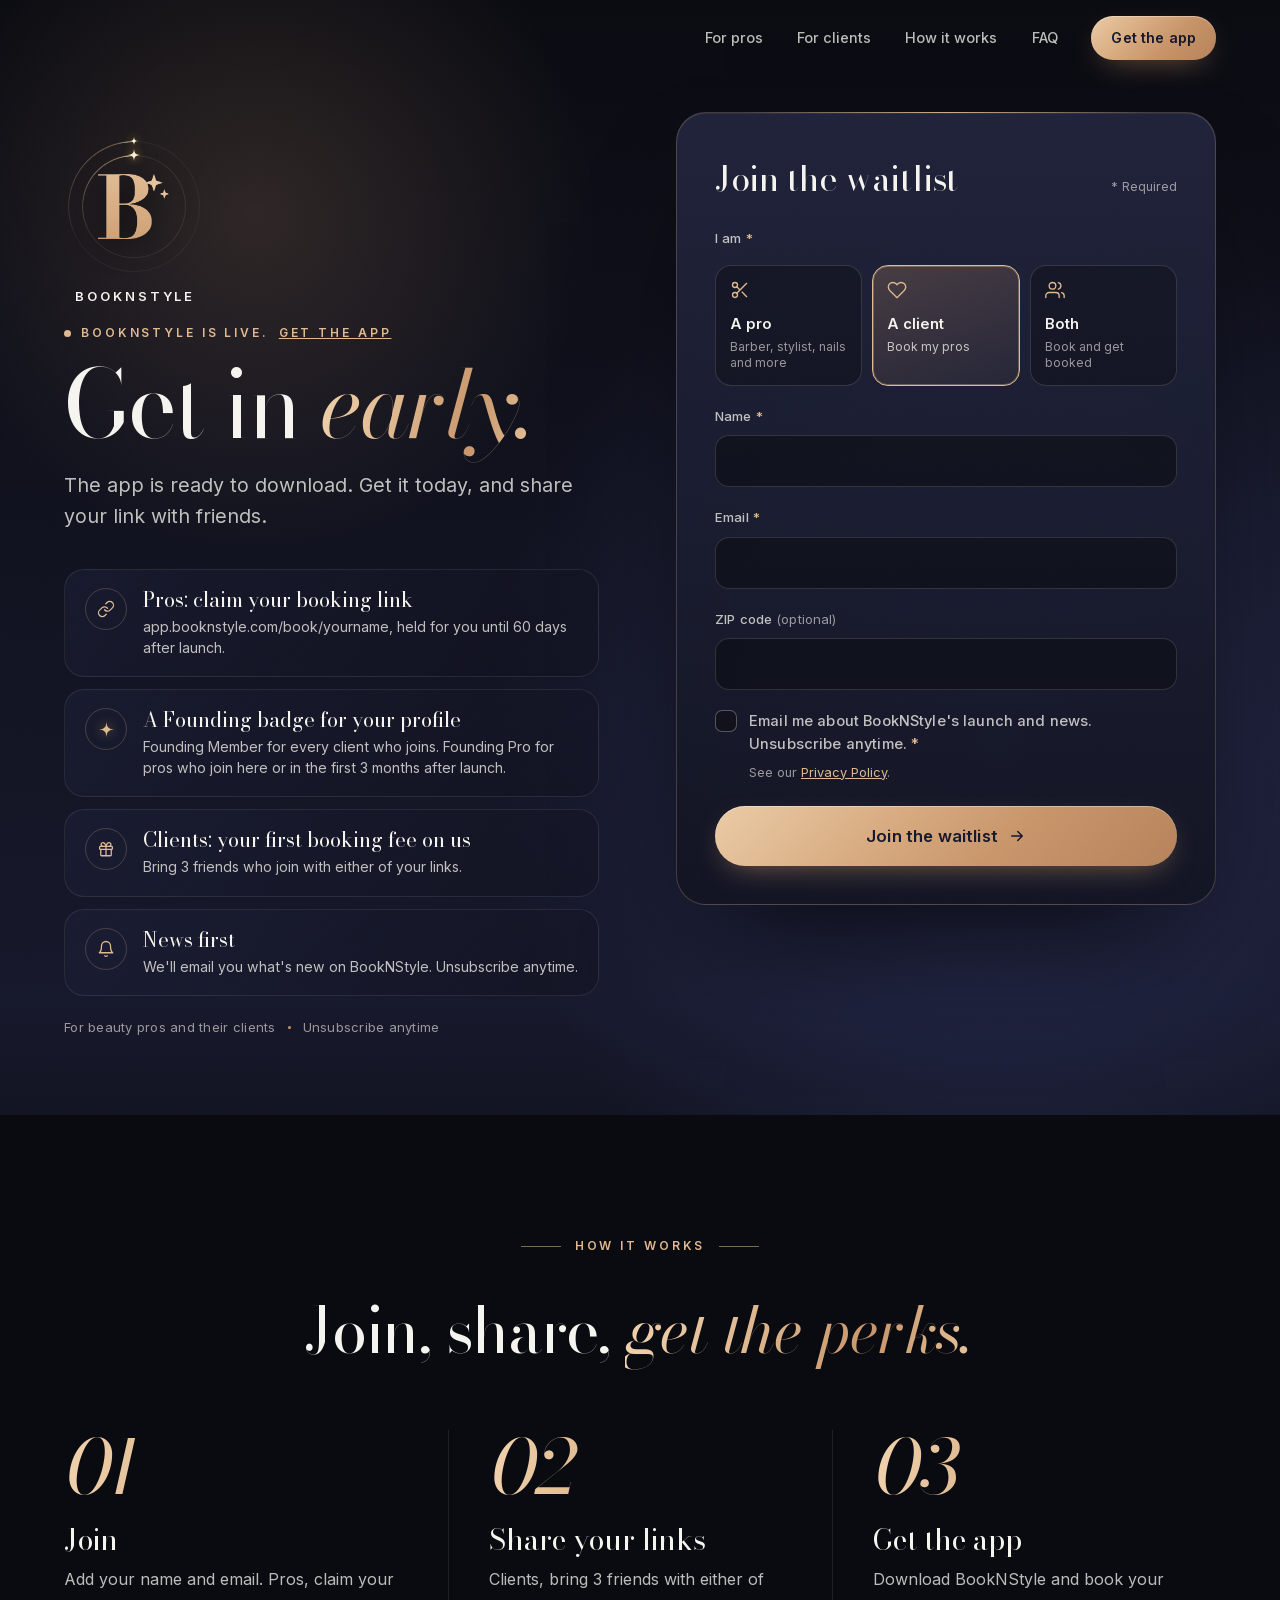
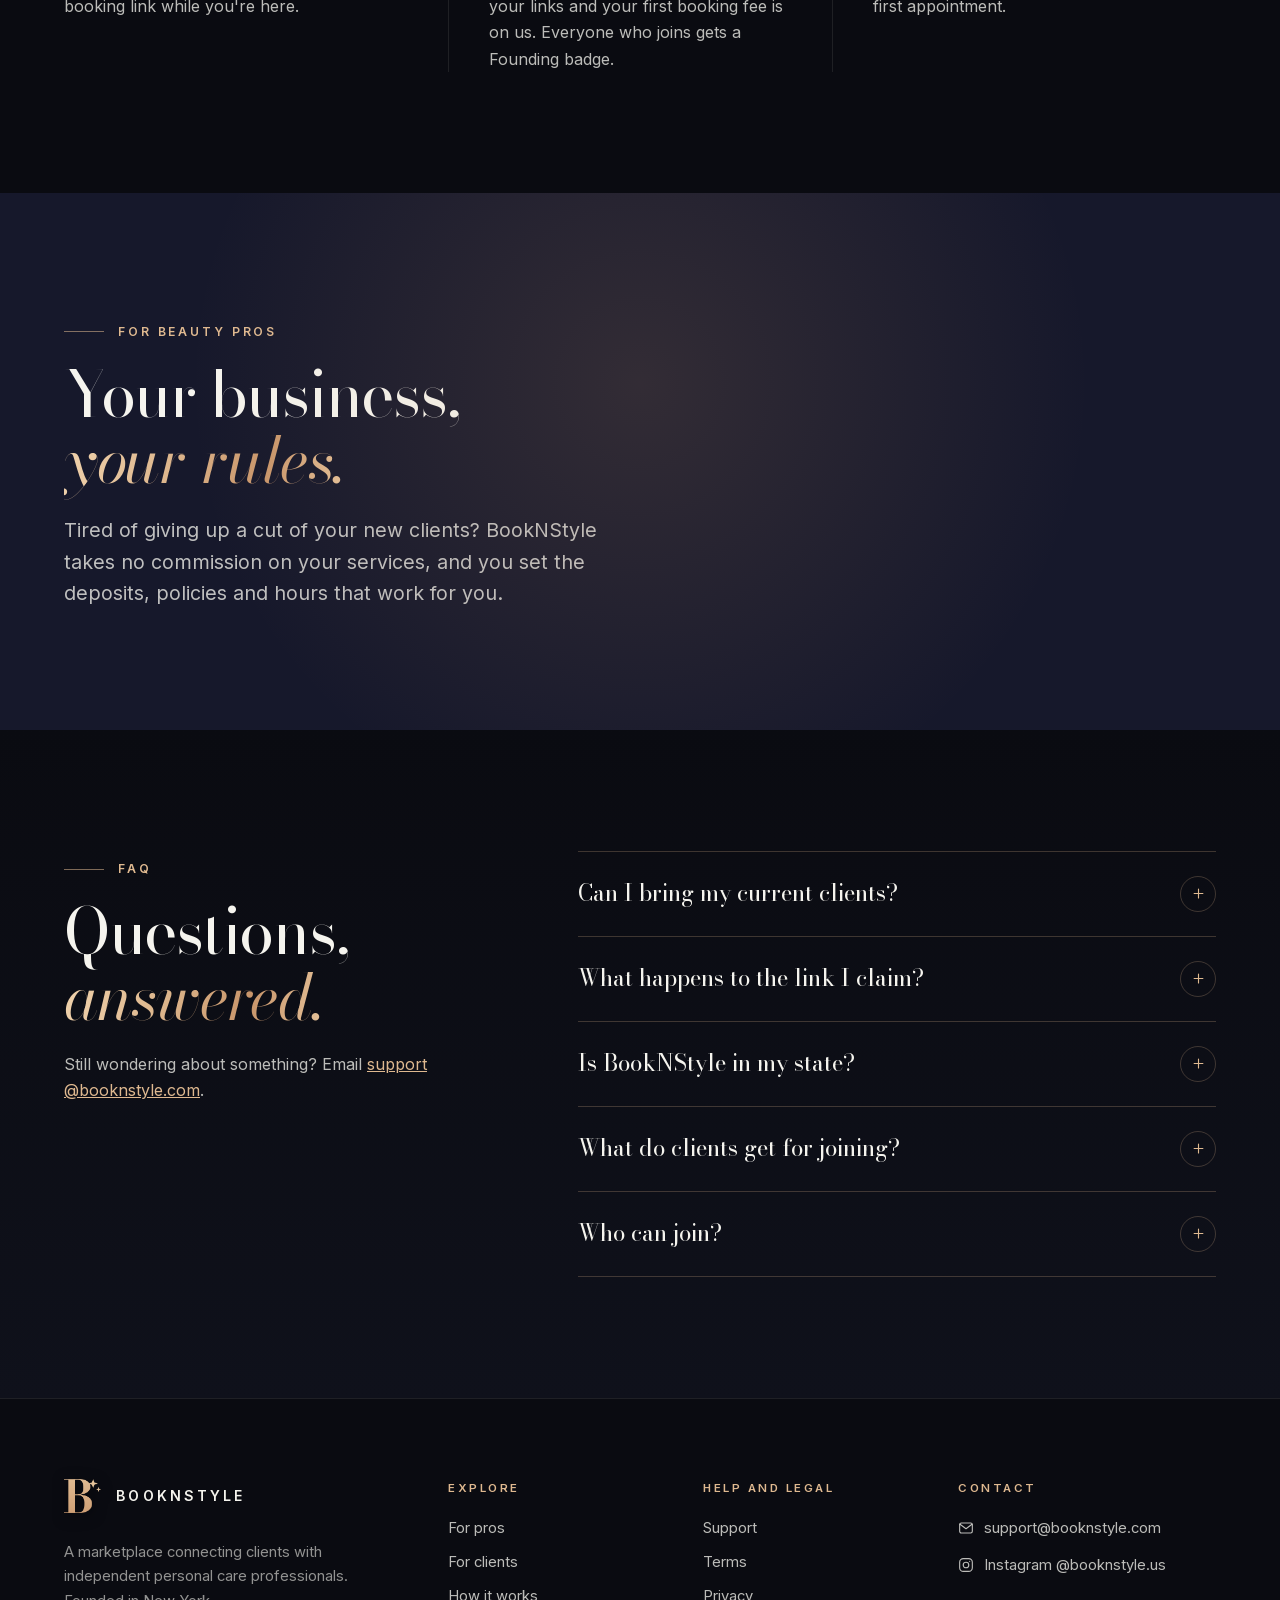
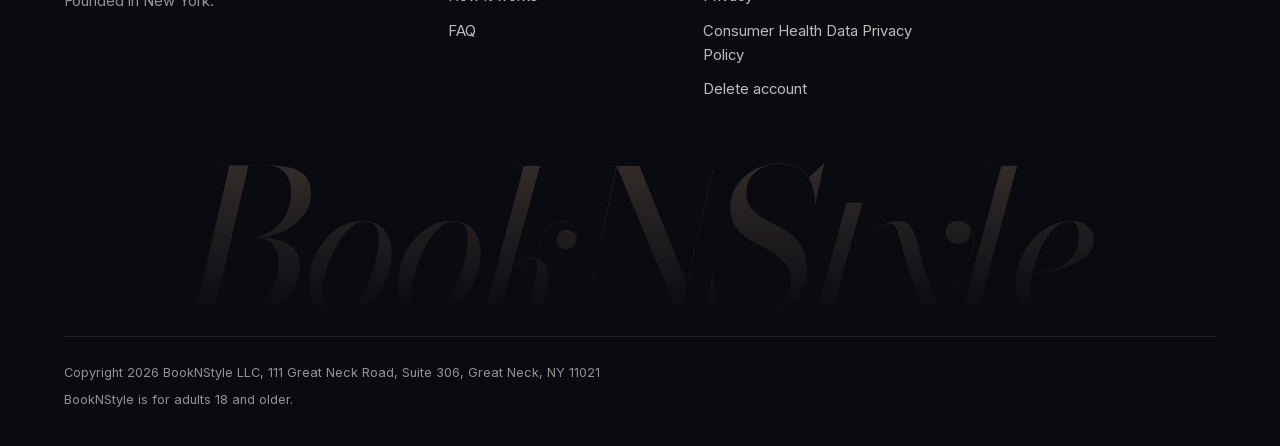
<file: client/index.html>
<!doctype html>
<html lang="en">
<head>
  <meta charset="utf-8">
  <meta name="viewport" content="width=device-width, initial-scale=1, viewport-fit=cover">
  <title>BookNStyle | Book personal care pros near you</title>
  <!-- Short address booknstyle.com/client: easy to type from a TikTok message, where links can't be tapped.
       Forwards to the client waitlist and tags the sign-up utm_source=short_link, utm_campaign=client.
       Any query it was opened with (a ?ref= code, other utm tags) is passed along. -->
  <script>
    (function () {
      var q = new URLSearchParams(location.search);
      if (!q.has('role')) q.set('role', 'client');
      if (!q.has('utm_source')) { q.set('utm_source', 'short_link'); q.set('utm_campaign', 'client'); }
      location.replace('/waitlist/?' + q.toString() + location.hash);
    })();
  </script>
  <meta http-equiv="refresh" content="0; url=/waitlist/?role=client&amp;utm_source=short_link&amp;utm_campaign=client">
  <meta name="robots" content="noindex">
  <link rel="canonical" href="https://booknstyle.com/waitlist/">
  <meta name="theme-color" content="#0A0B11">
  <meta name="color-scheme" content="dark">
  <meta property="og:type" content="website">
  <meta property="og:site_name" content="BookNStyle">
  <meta property="og:url" content="https://booknstyle.com/client/">
  <meta property="og:title" content="BookNStyle | Book personal care pros near you">
  <meta property="og:description" content="Book barbers, stylists, nail and lash techs and more, all in one app. Now on iPhone and Android.">
  <meta property="og:image" content="https://booknstyle.com/assets/og-live.png?v=20261107">
  <meta property="og:image:width" content="1200">
  <meta property="og:image:height" content="630">
  <meta property="og:image:alt" content="BookNStyle logo with the line: Book the beauty pros near you.">
  <meta property="og:locale" content="en_US">
  <meta name="twitter:card" content="summary_large_image">
  <meta name="twitter:title" content="BookNStyle | Book personal care pros near you">
  <meta name="twitter:description" content="Book beauty and personal care pros near you, all in one app. Now on iPhone and Android.">
  <meta name="twitter:image" content="https://booknstyle.com/assets/og-live.png?v=20261107">
  <link rel="icon" href="/favicon.ico" sizes="any">
  <link rel="apple-touch-icon" href="/assets/apple-touch-icon.png">
  <link rel="preload" href="/assets/fonts/bodoni-moda.woff2" as="font" type="font/woff2" crossorigin>
  <link rel="preload" href="/assets/fonts/bodoni-moda-italic.woff2" as="font" type="font/woff2" crossorigin>
  <link rel="preload" href="/assets/fonts/inter.woff2" as="font" type="font/woff2" crossorigin>
  <style>
    /* Fonts hosted on booknstyle.com (as styles.css, section 0) */
    @font-face { font-family: "Bodoni Moda"; font-style: normal; font-weight: 400 500; font-display: swap; src: url("/assets/fonts/bodoni-moda.woff2") format("woff2"); }
    @font-face { font-family: "Bodoni Moda"; font-style: italic; font-weight: 400 500; font-display: swap; src: url("/assets/fonts/bodoni-moda-italic.woff2") format("woff2"); }
    @font-face { font-family: "Inter"; font-style: normal; font-weight: 400 600; font-display: swap; src: url("/assets/fonts/inter.woff2") format("woff2"); }
    /* Only seen for a moment (or with JavaScript off): the website's look, so even this matches. */
    :root { --ink-0: #0A0B11; --text: #F5F4EE; --text-3: rgba(245, 244, 238, .56); --champ: #C8956A; --champ-l: #DFB990; --ink-text: #16182B;
      --grad-gold: linear-gradient(135deg, #EACBA5 0%, #D7A97E 38%, #C8956A 62%, #B5825A 100%);
      --grad-gold-text: linear-gradient(100deg, #F0D3AE 0%, #DFB990 35%, #C8956A 70%, #E7C59D 100%); }
    * { box-sizing: border-box; }
    body { margin: 0; min-height: 100vh; min-height: 100svh; display: grid; place-items: center; background: var(--ink-0); color: var(--text);
      /* clear of the notch and home indicator (landscape iPhones), as the rest of the site */
      padding: calc(32px + env(safe-area-inset-top, 0px)) max(16px, env(safe-area-inset-right, 0px)) calc(32px + env(safe-area-inset-bottom, 0px)) max(16px, env(safe-area-inset-left, 0px));
      font: 16px/1.6 "Inter", system-ui, -apple-system, "Segoe UI", Roboto, sans-serif; text-align: center; -webkit-font-smoothing: antialiased; }
    body::before { content: ""; position: fixed; inset: -20% -40% auto; height: 80vh; pointer-events: none; background: radial-gradient(closest-side, rgba(200, 149, 106, .16), rgba(200, 149, 106, 0)); }
    main { position: relative; display: flex; flex-direction: column; align-items: center; width: 100%; max-width: 420px; }
    .mark { width: 50px; height: auto; filter: drop-shadow(0 5px 10px rgba(0, 0, 0, .5)); }
    .word { margin-top: 12px; font-size: 12px; font-weight: 600; letter-spacing: .42em; margin-right: -.42em; }
    .rule { width: 72px; height: 1px; margin-top: 12px; background: linear-gradient(90deg, rgba(200,149,106,0), var(--champ), rgba(200,149,106,0)); }
    h1 { margin: 34px 0 0; font: 400 min(38px, 15vw)/1.08 "Bodoni Moda", "Didot", "Bodoni 72", Georgia, serif; letter-spacing: -.02em; text-wrap: balance; }
    h1 em { font-style: italic; background: var(--grad-gold-text); -webkit-background-clip: text; background-clip: text; color: transparent; padding-right: .06em; }
    p { margin: 12px 0 0; color: var(--text-3); font-size: 15px; }
    .btn { display: inline-flex; align-items: center; gap: 10px; max-width: 100%; margin-top: 26px; min-height: 56px; padding: 0 30px; border-radius: 999px; text-decoration: none;
      background: var(--grad-gold); color: var(--ink-text); font-weight: 600; box-shadow: 0 10px 30px -12px rgba(200, 149, 106, .65), inset 0 1px 0 rgba(255, 255, 255, .35); }
    .btn svg { width: 18px; height: 18px; fill: none; stroke: currentColor; stroke-width: 2; stroke-linecap: round; stroke-linejoin: round; }
    /* Zoomed-in phones (250% and up): the wordmark tightens so it fits */
    @media (max-width: 199px) { .btn { padding: 0 20px; } }
    @media (max-width: 159px) {
      body { padding-inline: max(12px, env(safe-area-inset-left, 0px)) max(12px, env(safe-area-inset-right, 0px)); }
      .word { font-size: 10px; letter-spacing: .2em; margin-right: -.2em; }
      .btn { padding: 0 16px; } .btn svg { display: none; }
    }
    @media (max-width: 129px) { .btn { padding: 0 12px; font-size: 14px; } }
  </style>
</head>
<body>
  <main>
    <img class="mark" src="/assets/mark.webp" width="504" height="459" alt="">
    <span class="word">BOOKNSTYLE</span>
    <span class="rule"></span>
    <h1>Your pros, <em>one tap away</em></h1>
    <p>Taking you to the waitlist.</p>
    <a class="btn" href="/waitlist/?role=client&amp;utm_source=short_link&amp;utm_campaign=client">Continue
      <svg viewBox="0 0 24 24" aria-hidden="true"><path d="M5 12h14M13 6l6 6-6 6"/></svg></a>
  </main>
</body>
</html>
</file>
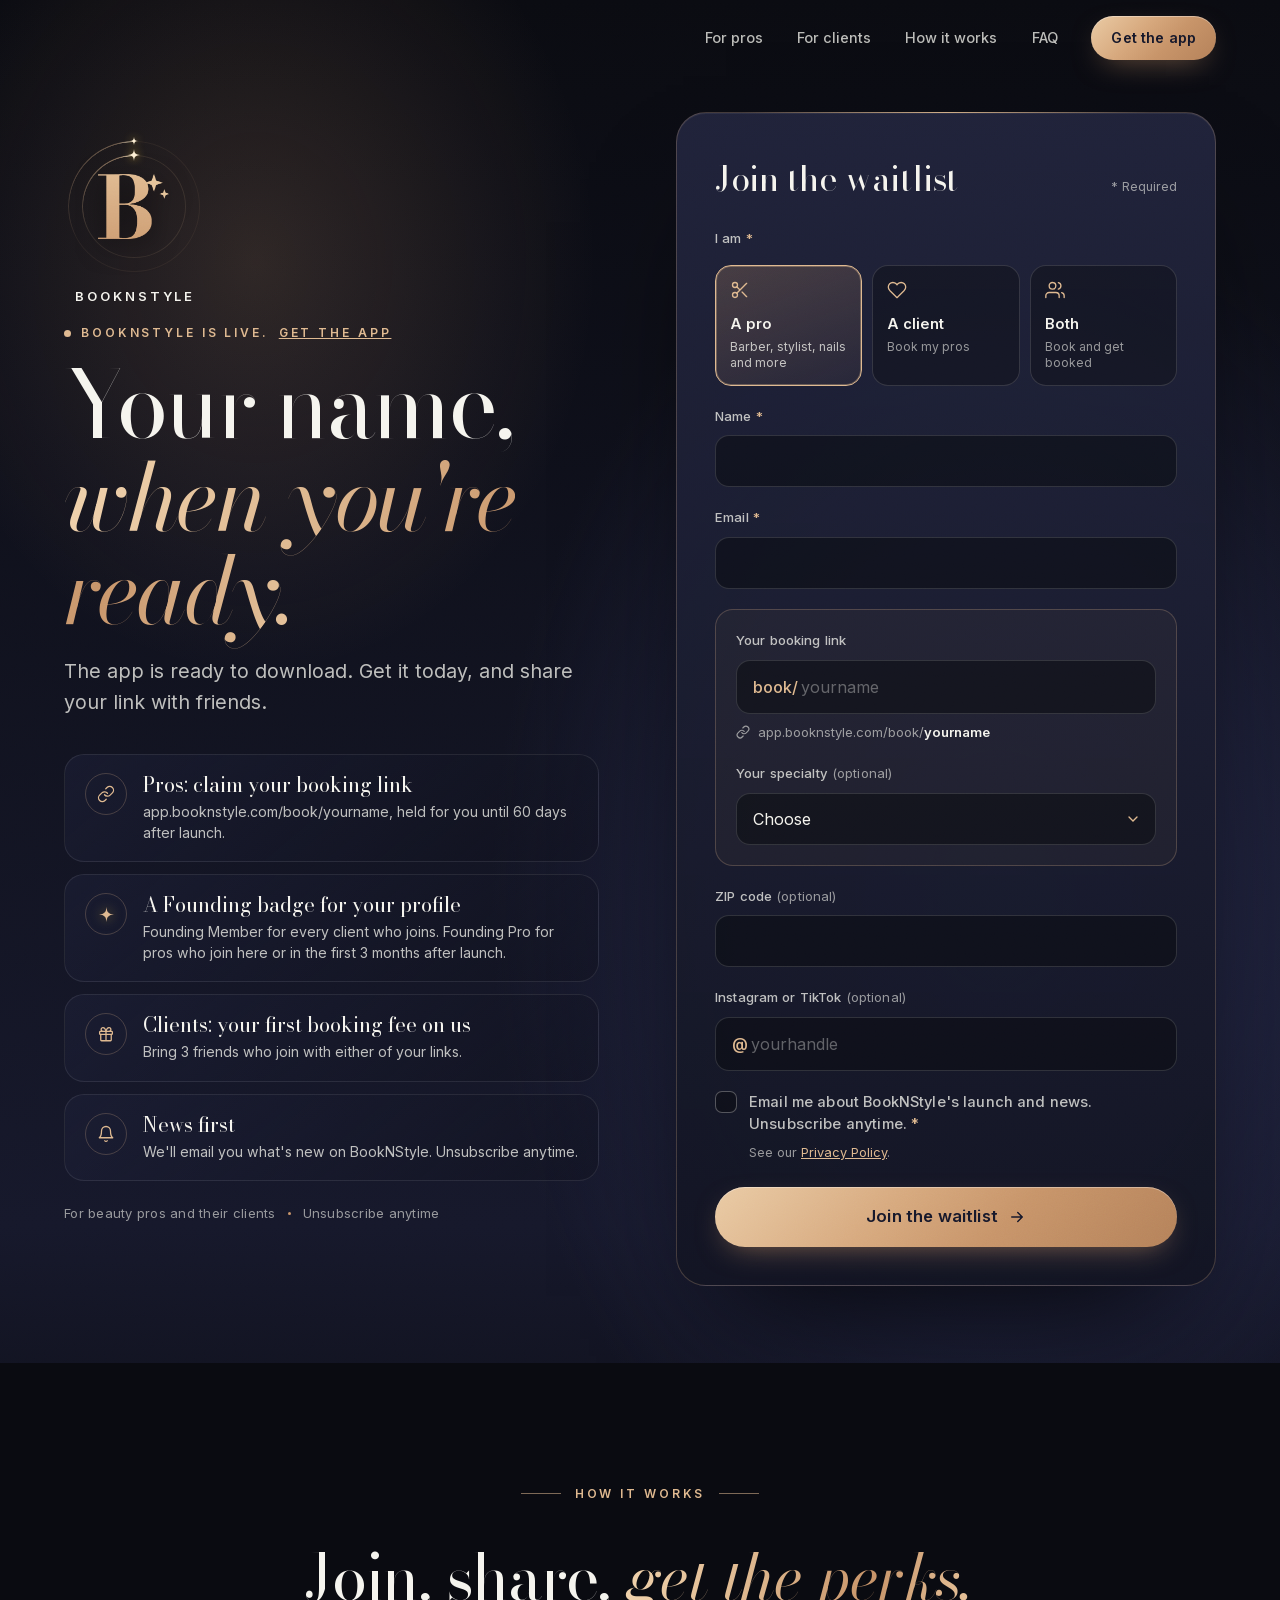
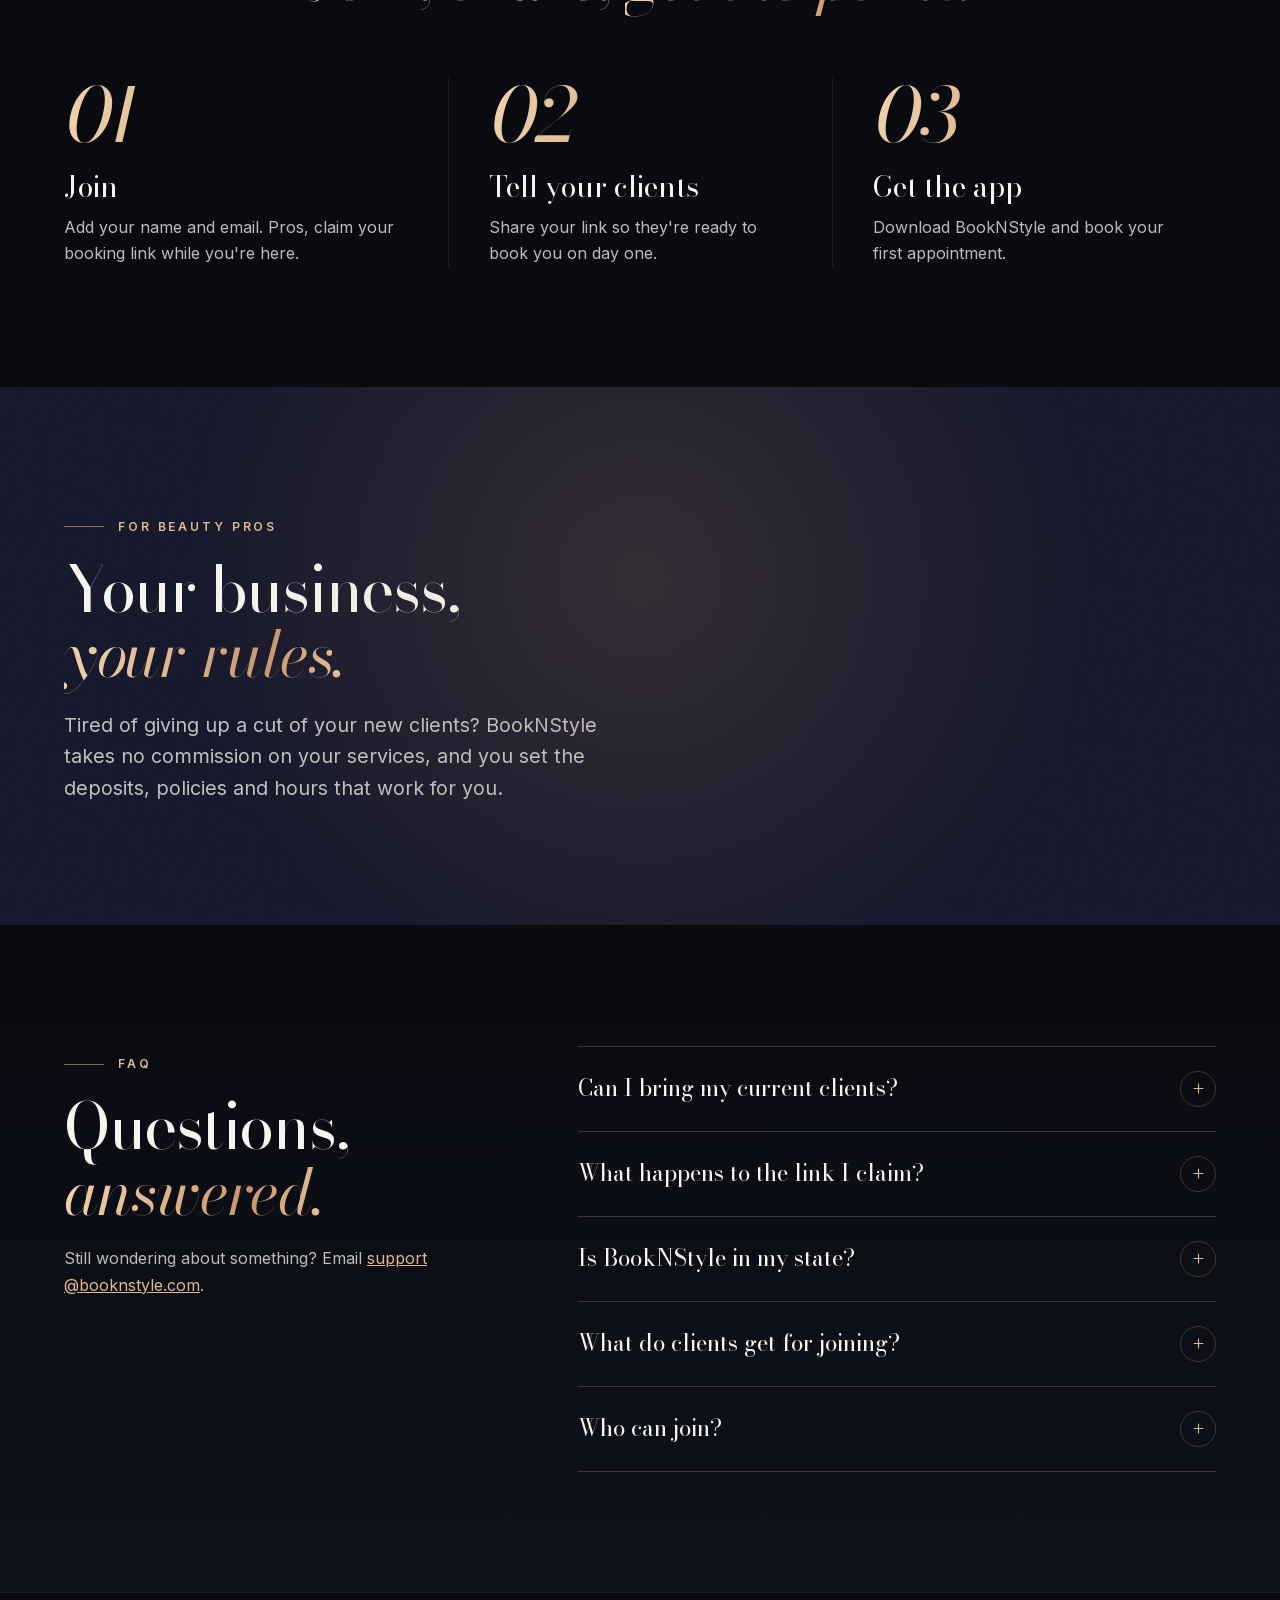
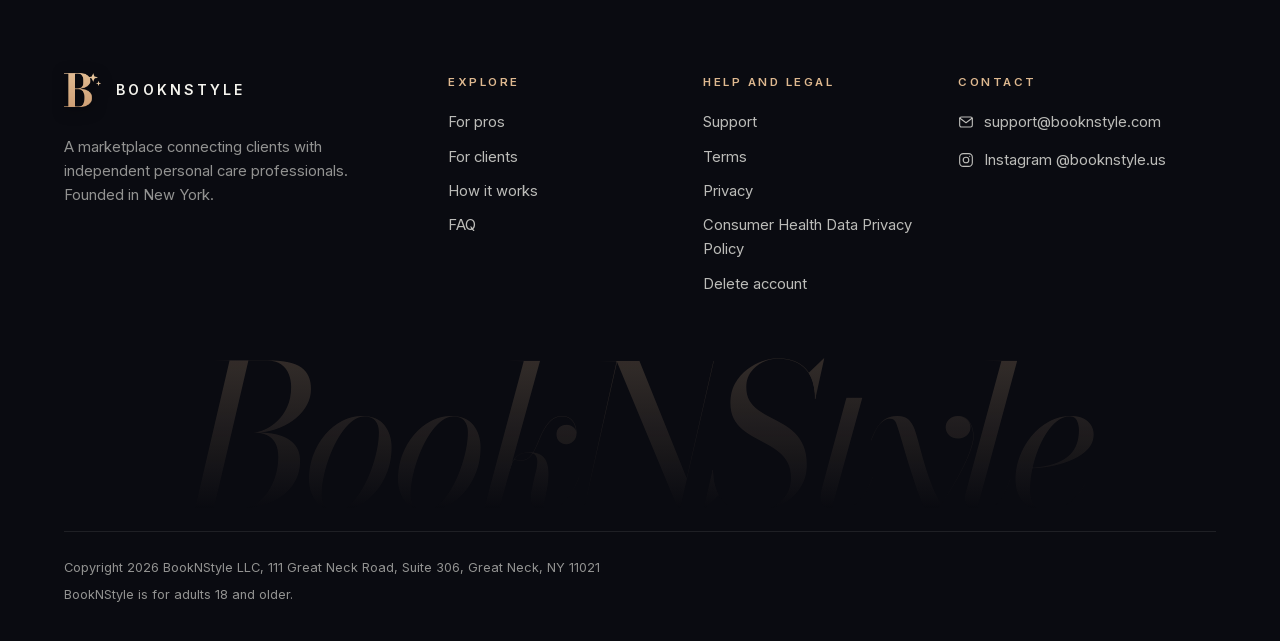
<file: pro/index.html>
<!doctype html>
<html lang="en">
<head>
  <meta charset="utf-8">
  <meta name="viewport" content="width=device-width, initial-scale=1, viewport-fit=cover">
  <title>Claim your booking link | BookNStyle</title>
  <!-- Short address booknstyle.com/pro: easy to type from a TikTok message, where links can't be tapped.
       Forwards to the pro waitlist and tags the sign-up utm_source=short_link, utm_campaign=pro.
       Any query it was opened with (a ?ref= code, other utm tags) is passed along. -->
  <script>
    (function () {
      var q = new URLSearchParams(location.search);
      if (!q.has('role')) q.set('role', 'pro');
      if (!q.has('utm_source')) { q.set('utm_source', 'short_link'); q.set('utm_campaign', 'pro'); }
      location.replace('/waitlist/?' + q.toString() + location.hash);
    })();
  </script>
  <meta http-equiv="refresh" content="0; url=/waitlist/?role=pro&amp;utm_source=short_link&amp;utm_campaign=pro">
  <meta name="robots" content="noindex">
  <link rel="canonical" href="https://booknstyle.com/waitlist/">
  <meta name="theme-color" content="#0A0B11">
  <meta name="color-scheme" content="dark">
  <meta property="og:type" content="website">
  <meta property="og:site_name" content="BookNStyle">
  <meta property="og:url" content="https://booknstyle.com/pro/">
  <meta property="og:title" content="Beauty pros: claim your BookNStyle booking link">
  <meta property="og:description" content="A booking link with your name, set up in minutes. No commission on your services.">
  <meta property="og:image" content="https://booknstyle.com/assets/og-pro.png">
  <meta property="og:image:width" content="1200">
  <meta property="og:image:height" content="630">
  <meta property="og:image:alt" content="BookNStyle logo with the line: Claim your booking link.">
  <meta property="og:locale" content="en_US">
  <meta name="twitter:card" content="summary_large_image">
  <meta name="twitter:title" content="Beauty pros: claim your BookNStyle booking link">
  <meta name="twitter:description" content="A booking link with your name, set up in minutes. No commission on your services.">
  <meta name="twitter:image" content="https://booknstyle.com/assets/og-pro.png">
  <link rel="icon" href="/favicon.ico" sizes="any">
  <link rel="apple-touch-icon" href="/assets/apple-touch-icon.png">
  <link rel="preload" href="/assets/fonts/bodoni-moda.woff2" as="font" type="font/woff2" crossorigin>
  <link rel="preload" href="/assets/fonts/bodoni-moda-italic.woff2" as="font" type="font/woff2" crossorigin>
  <link rel="preload" href="/assets/fonts/inter.woff2" as="font" type="font/woff2" crossorigin>
  <style>
    /* Fonts hosted on booknstyle.com (as styles.css, section 0) */
    @font-face { font-family: "Bodoni Moda"; font-style: normal; font-weight: 400 500; font-display: swap; src: url("/assets/fonts/bodoni-moda.woff2") format("woff2"); }
    @font-face { font-family: "Bodoni Moda"; font-style: italic; font-weight: 400 500; font-display: swap; src: url("/assets/fonts/bodoni-moda-italic.woff2") format("woff2"); }
    @font-face { font-family: "Inter"; font-style: normal; font-weight: 400 600; font-display: swap; src: url("/assets/fonts/inter.woff2") format("woff2"); }
    /* Only seen for a moment (or with JavaScript off): the website's look, so even this matches. */
    :root { --ink-0: #0A0B11; --text: #F5F4EE; --text-3: rgba(245, 244, 238, .56); --champ: #C8956A; --champ-l: #DFB990; --ink-text: #16182B;
      --grad-gold: linear-gradient(135deg, #EACBA5 0%, #D7A97E 38%, #C8956A 62%, #B5825A 100%);
      --grad-gold-text: linear-gradient(100deg, #F0D3AE 0%, #DFB990 35%, #C8956A 70%, #E7C59D 100%); }
    * { box-sizing: border-box; }
    body { margin: 0; min-height: 100vh; min-height: 100svh; display: grid; place-items: center; background: var(--ink-0); color: var(--text);
      /* clear of the notch and home indicator (landscape iPhones), as the rest of the site */
      padding: calc(32px + env(safe-area-inset-top, 0px)) max(16px, env(safe-area-inset-right, 0px)) calc(32px + env(safe-area-inset-bottom, 0px)) max(16px, env(safe-area-inset-left, 0px));
      font: 16px/1.6 "Inter", system-ui, -apple-system, "Segoe UI", Roboto, sans-serif; text-align: center; -webkit-font-smoothing: antialiased; }
    body::before { content: ""; position: fixed; inset: -20% -40% auto; height: 80vh; pointer-events: none; background: radial-gradient(closest-side, rgba(200, 149, 106, .16), rgba(200, 149, 106, 0)); }
    main { position: relative; display: flex; flex-direction: column; align-items: center; width: 100%; max-width: 420px; }
    .mark { width: 50px; height: auto; filter: drop-shadow(0 5px 10px rgba(0, 0, 0, .5)); }
    .word { margin-top: 12px; font-size: 12px; font-weight: 600; letter-spacing: .42em; margin-right: -.42em; }
    .rule { width: 72px; height: 1px; margin-top: 12px; background: linear-gradient(90deg, rgba(200,149,106,0), var(--champ), rgba(200,149,106,0)); }
    h1 { margin: 34px 0 0; font: 400 min(38px, 15vw)/1.08 "Bodoni Moda", "Didot", "Bodoni 72", Georgia, serif; letter-spacing: -.02em; text-wrap: balance; }
    h1 em { font-style: italic; background: var(--grad-gold-text); -webkit-background-clip: text; background-clip: text; color: transparent; padding-right: .06em; }
    p { margin: 12px 0 0; color: var(--text-3); font-size: 15px; }
    .btn { display: inline-flex; align-items: center; gap: 10px; max-width: 100%; margin-top: 26px; min-height: 56px; padding: 0 30px; border-radius: 999px; text-decoration: none;
      background: var(--grad-gold); color: var(--ink-text); font-weight: 600; box-shadow: 0 10px 30px -12px rgba(200, 149, 106, .65), inset 0 1px 0 rgba(255, 255, 255, .35); }
    .btn svg { width: 18px; height: 18px; fill: none; stroke: currentColor; stroke-width: 2; stroke-linecap: round; stroke-linejoin: round; }
    /* Zoomed-in phones (250% and up): the wordmark tightens so it fits */
    @media (max-width: 199px) { .btn { padding: 0 20px; } }
    @media (max-width: 159px) {
      body { padding-inline: max(12px, env(safe-area-inset-left, 0px)) max(12px, env(safe-area-inset-right, 0px)); }
      .word { font-size: 10px; letter-spacing: .2em; margin-right: -.2em; }
      .btn { padding: 0 16px; } .btn svg { display: none; }
    }
    @media (max-width: 129px) { .btn { padding: 0 12px; font-size: 14px; } }
  </style>
</head>
<body>
  <main>
    <img class="mark" src="/assets/mark.webp" width="504" height="459" alt="">
    <span class="word">BOOKNSTYLE</span>
    <span class="rule"></span>
    <h1>Claim your <em>booking link</em></h1>
    <p>Taking you to the pro waitlist.</p>
    <a class="btn" href="/waitlist/?role=pro&amp;utm_source=short_link&amp;utm_campaign=pro">Continue
      <svg viewBox="0 0 24 24" aria-hidden="true"><path d="M5 12h14M13 6l6 6-6 6"/></svg></a>
  </main>
</body>
</html>
</file>
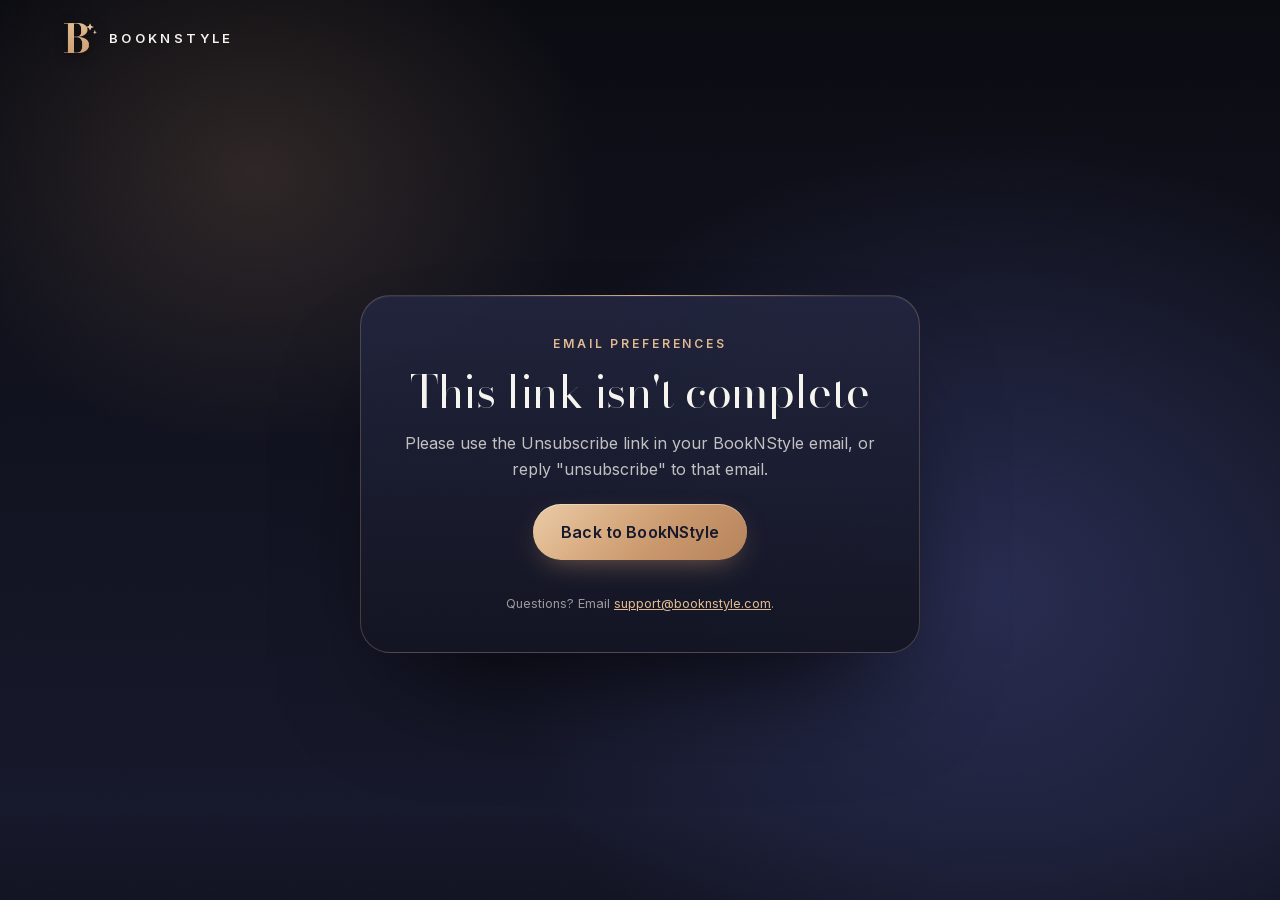
<file: unsubscribe/index.html>
<!doctype html>
<html lang="en">
<head>
  <meta charset="utf-8">
  <meta http-equiv="Content-Security-Policy" content="default-src 'self'; script-src 'self' 'sha256-/x7W7R75k8Roq0WaVRQX9blP4OufE5xbAdzklGxsgpw='; style-src 'self' 'unsafe-inline' https://fonts.googleapis.com; font-src 'self' https://fonts.gstatic.com; img-src 'self' data: blob:; media-src 'self'; connect-src 'self' https://ebrxekhmlxlccuvcwiwb.supabase.co/functions/v1/; object-src 'none'; frame-src 'none'; worker-src 'none'; base-uri 'self'; form-action 'self'">
  <meta name="viewport" content="width=device-width, initial-scale=1, viewport-fit=cover">
  <title>Unsubscribe | BookNStyle</title>
  <meta name="robots" content="noindex">
  <meta name="referrer" content="no-referrer">
  <meta name="theme-color" content="#0A0B11">
  <meta name="color-scheme" content="dark">
  <link rel="icon" href="../favicon.ico" sizes="any">
  <link rel="icon" type="image/png" sizes="32x32" href="../assets/favicon-32.png">
  <link rel="apple-touch-icon" href="../assets/apple-touch-icon.png">
  <link rel="preload" href="../assets/fonts/bodoni-moda.woff2" as="font" type="font/woff2" crossorigin>
  <link rel="preload" href="../assets/fonts/bodoni-moda-italic.woff2" as="font" type="font/woff2" crossorigin>
  <link rel="preload" href="../assets/fonts/inter.woff2" as="font" type="font/woff2" crossorigin>
  <link rel="stylesheet" href="../styles.css?v=20261031a">
  <link rel="stylesheet" href="../waitlist/waitlist.css">
  <script>document.documentElement.classList.add('js');</script>
  <script src="../main.js" defer></script>
  <script src="unsubscribe.js?v=20261107a" defer></script>
</head>
<body>
  <header class="site-header" data-header>
    <div class="container header-inner">
      <a class="brand" href="../" aria-label="BookNStyle home">
        <span class="gr gr--row" aria-hidden="true">
          <span class="gr__mark"><img src="../assets/mark.webp" width="504" height="459" alt=""></span>
          <span class="gr__word">BOOKNSTYLE</span>
        </span>
      </a>
    </div>
  </header>

  <main id="main">
    <!-- One-tap unsubscribe from marketing emails (item 59). Opening this page
         changes nothing: only the Unsubscribe button does (unsubscribe.js),
         because email security scanners open links and run scripts. -->
    <section class="wl-hero wl-unsub grain" aria-labelledby="unsub-title">
      <div class="hero__bg wl-bg" aria-hidden="true"></div>
      <div class="container">
        <div class="wl-card">
          <p class="eyebrow wl-success__eyebrow">Email preferences</p>
          <h1 class="wl-card__title" id="unsub-title" tabindex="-1" data-u-title>Unsubscribe from BookNStyle offers?</h1>
          <p class="lead" data-u-text>You'll stop getting tips, updates and offers from BookNStyle by email. Emails about your bookings, payments and account still come, because they're part of using the app.</p>
          <noscript><p class="wl-form-error"><span>This page needs JavaScript to unsubscribe. Turn it on and reload, or email <a href="mailto:support@booknstyle.com">support@booknstyle.com</a> and we'll unsubscribe you.</span></p></noscript>
          <p class="wl-form-error" role="alert" data-u-error hidden></p>
          <div class="wl-unsub__actions">
            <button class="btn btn--gold" type="button" data-u-unsub hidden>Unsubscribe</button>
            <a class="wl-btn-quiet" href="../" data-u-back>Back to BookNStyle</a>
          </div>
          <p class="wl-fine" style="margin-top:20px">Questions? Email <a href="mailto:support@booknstyle.com">support@booknstyle.com</a>.</p>
        </div>
      </div>
    </section>
  </main>
</body>
</html>
</file>
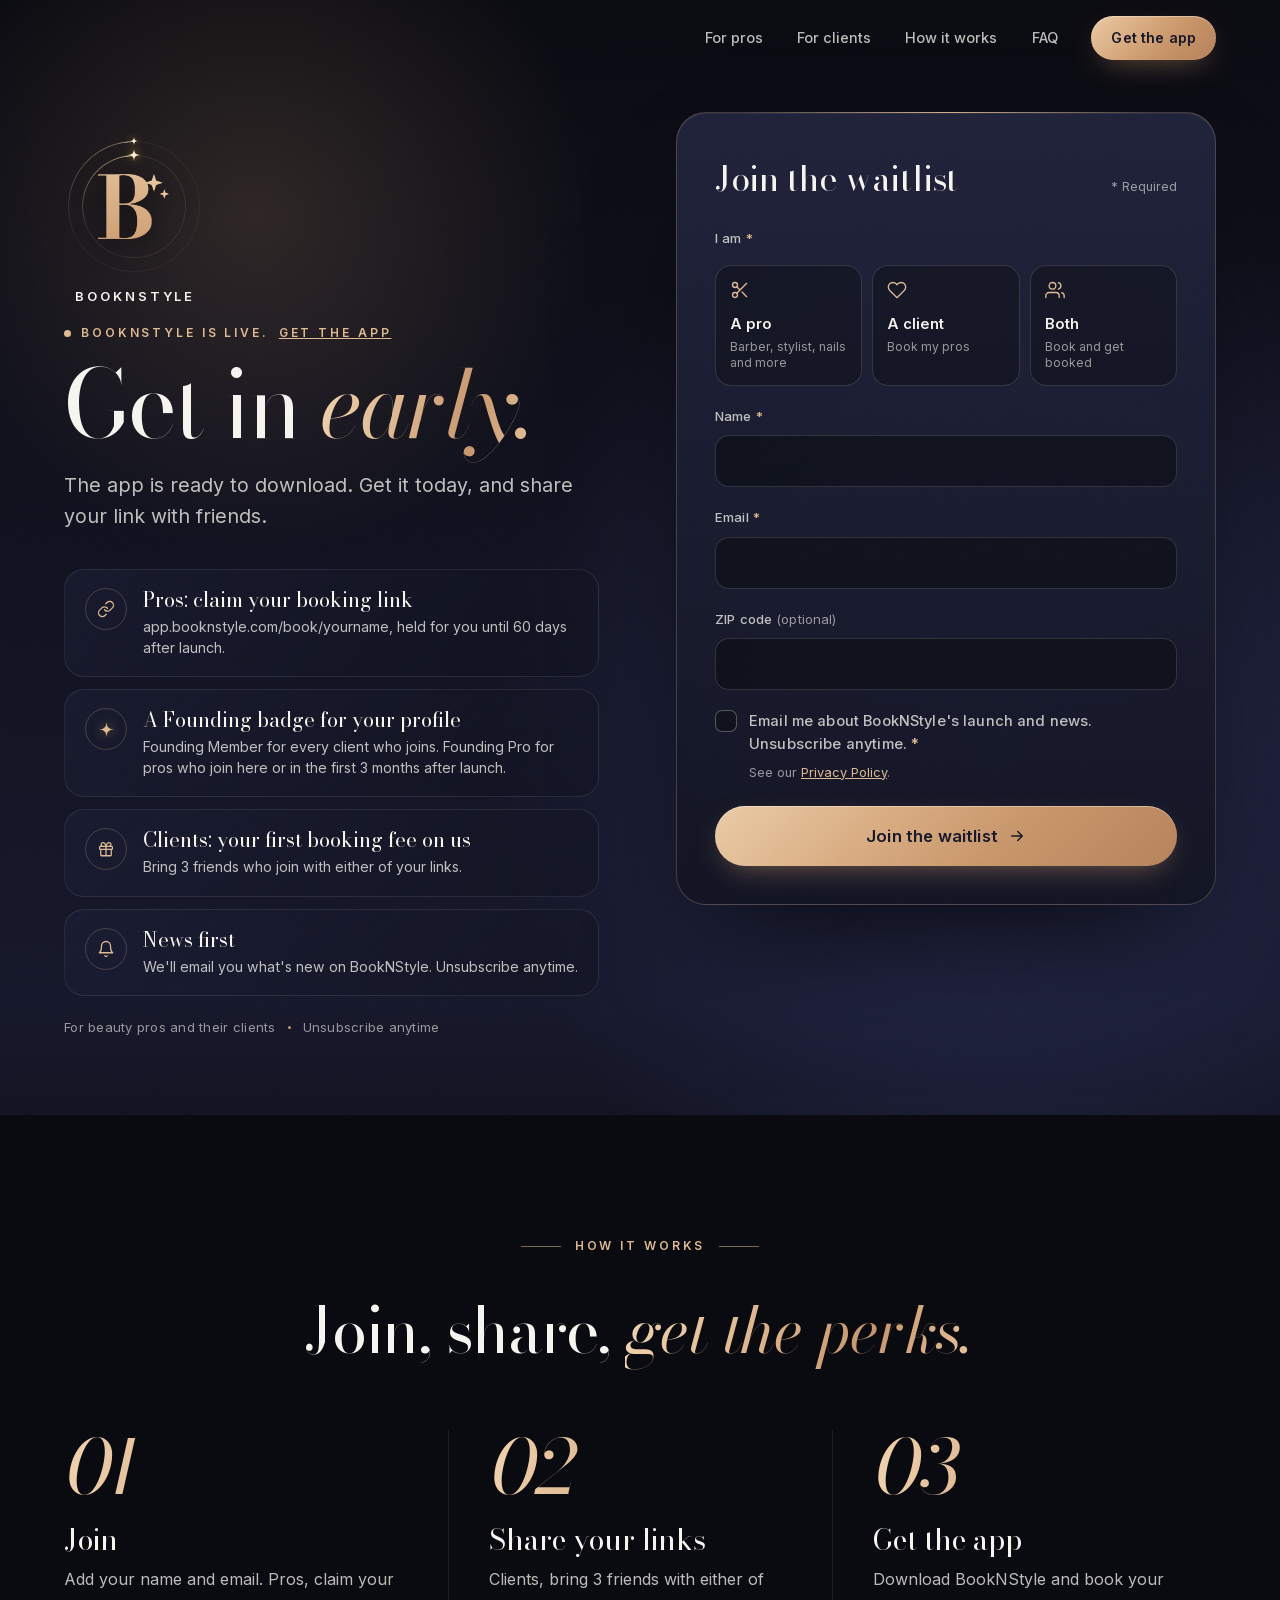
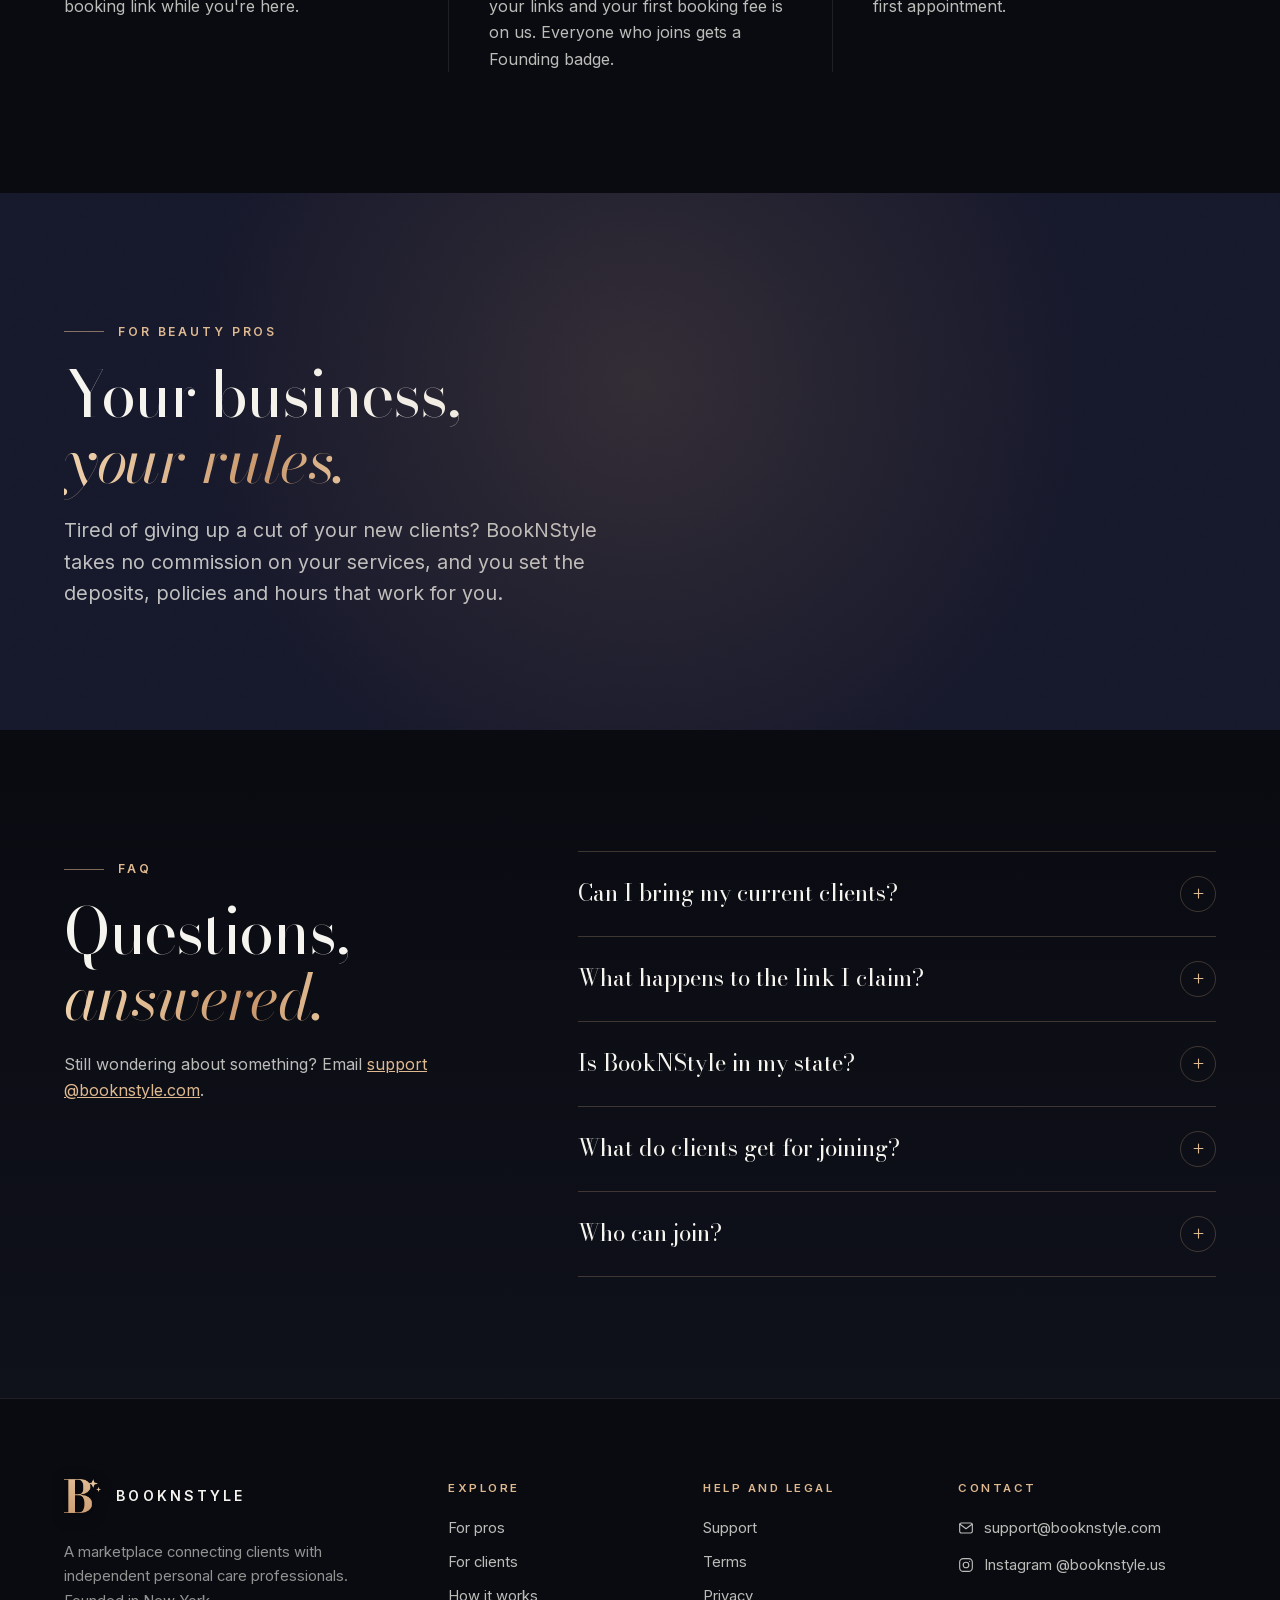
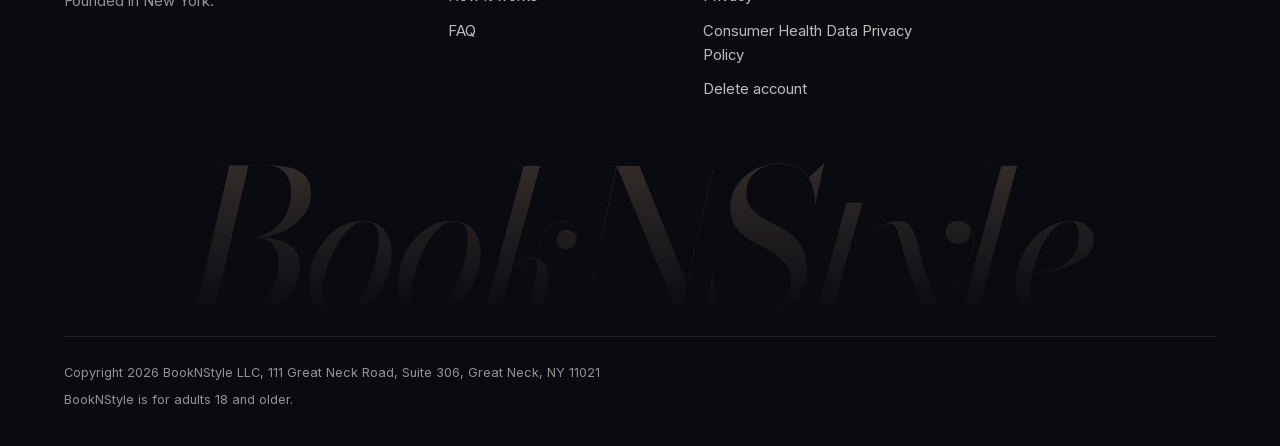
<file: waitlist/index.html>
<!doctype html>
<html lang="en">
<head>
  <meta charset="utf-8">
  <meta name="viewport" content="width=device-width, initial-scale=1, viewport-fit=cover">
  <title>Get the app | BookNStyle</title>
  <meta name="description" content="BookNStyle is live. For beauty pros and their clients: get the app, claim your booking link and book in a few taps. No commission on your services.">
  <link rel="canonical" href="https://booknstyle.com/waitlist/">
  <meta name="theme-color" content="#0A0B11">
  <meta name="color-scheme" content="dark">
  <meta property="og:type" content="website">
  <meta property="og:site_name" content="BookNStyle">
  <meta property="og:url" content="https://booknstyle.com/waitlist/">
  <meta property="og:title" content="BookNStyle is live">
  <meta property="og:description" content="For beauty pros and their clients. Get the app, claim your booking link and book in a few taps. No commission on your services.">
  <meta property="og:image" content="https://booknstyle.com/assets/og-live.png?v=20261107">
  <meta property="og:image:width" content="1200">
  <meta property="og:image:height" content="630">
  <meta property="og:image:alt" content="BookNStyle logo with the line: Book the beauty pros near you. Now booking.">
  <meta property="og:locale" content="en_US">
  <meta name="twitter:card" content="summary_large_image">
  <meta name="twitter:title" content="BookNStyle is live">
  <meta name="twitter:description" content="For beauty pros and their clients. Get the app, claim your booking link and book in a few taps. No commission on your services.">
  <meta name="twitter:image" content="https://booknstyle.com/assets/og-live.png?v=20261107">
  <meta name="twitter:image:alt" content="BookNStyle logo with the line: Book the beauty pros near you. Now booking.">

  <link rel="icon" href="../favicon.ico" sizes="any">
  <link rel="icon" type="image/png" sizes="32x32" href="../assets/favicon-32.png">
  <link rel="apple-touch-icon" href="../assets/apple-touch-icon.png">

  <link rel="preload" href="../assets/fonts/bodoni-moda.woff2" as="font" type="font/woff2" crossorigin>
  <link rel="preload" href="../assets/fonts/bodoni-moda-italic.woff2" as="font" type="font/woff2" crossorigin>
  <link rel="preload" href="../assets/fonts/inter.woff2" as="font" type="font/woff2" crossorigin>
  <link rel="preload" as="image" href="../assets/mark.webp" type="image/webp">
  <link rel="stylesheet" href="../styles.css?v=20261114b">
  <link rel="stylesheet" href="waitlist.css?v=20261110e">
  <!-- wl-for-pro: "Claim your booking link" buttons and /pro open with ?role=pro, so the top of the page speaks to pros
       from the first paint (R4). Everything marked data-wl-for="pro" shows instead of data-wl-for="all". -->
  <script>document.documentElement.classList.add('js');try{if((new URLSearchParams(location.search).get('role')||'').toLowerCase()==='pro')document.documentElement.classList.add('wl-for-pro');}catch(e){}</script>
  <!-- main.js: header, mobile menu, scroll reveal and the STORE_LINKS switch, same as the home page. -->
  <script src="../main.js?v=20261124-live" defer></script>
  <script src="waitlist.js?v=20261111c" defer></script>
</head>
<body>
  <svg class="sprite" aria-hidden="true" focusable="false" xmlns="http://www.w3.org/2000/svg">
    <defs>
      <symbol id="spark" viewBox="-50 -50 100 100"><path d="M0,-50 C3,-14 14,-3 50,0 C14,3 3,14 0,50 C-3,14 -14,3 -50,0 C-14,-3 -3,-14 0,-50 Z"/></symbol>
      <symbol id="i-mail" viewBox="0 0 24 24"><rect x="2.5" y="4.5" width="19" height="15" rx="2.5"/><path d="M3 6.5l9 6.5 9-6.5"/></symbol>
      <symbol id="i-instagram" viewBox="0 0 24 24"><rect x="2.5" y="2.5" width="19" height="19" rx="5.5"/><circle cx="12" cy="12" r="4.2"/><path d="M17.5 6.5h.01"/></symbol>
      <symbol id="i-chat" viewBox="0 0 24 24"><path d="M21 11.5a8.4 8.4 0 0 1-.9 3.8 8.5 8.5 0 0 1-7.6 4.7 8.4 8.4 0 0 1-3.8-.9L3 21l1.9-5.7a8.4 8.4 0 0 1-.9-3.8 8.5 8.5 0 0 1 4.7-7.6 8.4 8.4 0 0 1 3.8-.9h.5a8.5 8.5 0 0 1 8 8z"/></symbol>
      <symbol id="i-copy" viewBox="0 0 24 24"><rect x="9" y="9" width="12" height="12" rx="2.5"/><path d="M5 15H4.5A1.5 1.5 0 0 1 3 13.5v-9A1.5 1.5 0 0 1 4.5 3h9A1.5 1.5 0 0 1 15 4.5V5"/></symbol>
      <symbol id="i-share" viewBox="0 0 24 24"><path d="M4 12v7.5A1.5 1.5 0 0 0 5.5 21h13a1.5 1.5 0 0 0 1.5-1.5V12"/><path d="M16 6l-4-4-4 4M12 2v13"/></symbol>
      <symbol id="i-phone" viewBox="0 0 24 24"><rect x="6" y="2" width="12" height="20" rx="2.5"/><path d="M11 18h2"/></symbol>
      <symbol id="i-send" viewBox="0 0 24 24"><path d="M22 2L11 13"/><path d="M22 2l-7 20-4-9-9-4z"/></symbol>
      <symbol id="i-check" viewBox="0 0 24 24"><path d="M20 6L9 17l-5-5"/></symbol>
      <symbol id="i-arrow" viewBox="0 0 24 24"><path d="M5 12h14M13 6l6 6-6 6"/></symbol>
      <symbol id="i-star" viewBox="0 0 24 24"><path d="M12 2.5l2.9 6.1 6.6.8-4.9 4.6 1.3 6.6L12 17.3l-5.9 3.3 1.3-6.6-4.9-4.6 6.6-.8z"/></symbol>
      <symbol id="i-plus" viewBox="0 0 24 24"><path d="M12 5v14M5 12h14"/></symbol>
      <symbol id="i-x" viewBox="0 0 24 24"><path d="M6 6l12 12M18 6L6 18"/></symbol>
      <symbol id="i-image" viewBox="0 0 24 24"><rect x="3" y="3" width="18" height="18" rx="3"/><circle cx="8.5" cy="8.5" r="1.8"/><path d="M21 15l-5-5L5 21"/></symbol>
      <symbol id="i-link" viewBox="0 0 24 24"><path d="M10 13a5 5 0 0 0 7.5.5l3-3a5 5 0 0 0-7.1-7.1l-1.7 1.7"/><path d="M14 11a5 5 0 0 0-7.5-.5l-3 3a5 5 0 0 0 7.1 7.1l1.7-1.7"/></symbol>
      <symbol id="i-bell" viewBox="0 0 24 24"><path d="M18 8A6 6 0 0 0 6 8c0 7-3 9-3 9h18s-3-2-3-9"/><path d="M13.7 21a2 2 0 0 1-3.4 0"/></symbol>
      <symbol id="i-heart" viewBox="0 0 24 24"><path d="M20.8 4.6a5.5 5.5 0 0 0-7.8 0L12 5.7l-1-1.1a5.5 5.5 0 0 0-7.8 7.8l1 1.1L12 21.2l7.8-7.7 1-1.1a5.5 5.5 0 0 0 0-7.8z"/></symbol>
      <symbol id="i-scissors" viewBox="0 0 24 24"><circle cx="6" cy="6" r="3"/><circle cx="6" cy="18" r="3"/><path d="M20 4L8.1 15.9M14.5 14.5L20 20M8.1 8.1L12 12"/></symbol>
      <symbol id="i-users" viewBox="0 0 24 24"><path d="M17 21v-2a4 4 0 0 0-4-4H5a4 4 0 0 0-4 4v2"/><circle cx="9" cy="7" r="4"/><path d="M23 21v-2a4 4 0 0 0-3-3.9M16 3.1a4 4 0 0 1 0 7.8"/></symbol>
      <!-- Share glyphs: simple line drawings, not the companies' logo artwork. -->
      <symbol id="i-share-x" viewBox="0 0 24 24"><path d="M4.5 4h4.2l10.8 16h-4.2z"/><path d="M19 4l-5.6 6.4M10.6 13.6L5 20"/></symbol>
      <symbol id="i-facebook" viewBox="0 0 24 24"><path d="M15.5 3.5h-2.3a3.7 3.7 0 0 0-3.7 3.7V21"/><path d="M6.5 10.5h8"/></symbol>
      <symbol id="i-snapchat" viewBox="0 0 24 24"><path d="M12 3.2c-2.9 0-4.9 2.1-4.9 5v2.4l-1.6.6c-.5.2-.5.8 0 1l1.4.6c-.5 1.6-1.7 2.9-3.4 3.5.3.6 1.1.9 2.3 1.1.2.6.3 1.1.6 1.3.8-.2 1.8-.3 2.7.2.9.5 1.7 1.1 2.9 1.1s2-.6 2.9-1.1c.9-.5 1.9-.4 2.7-.2.3-.2.4-.7.6-1.3 1.2-.2 2-.5 2.3-1.1-1.7-.6-2.9-1.9-3.4-3.5l1.4-.6c.5-.2.5-.8 0-1l-1.6-.6V8.2c0-2.9-2-5-4.9-5z"/></symbol>
      <symbol id="i-tiktok" viewBox="0 0 24 24"><path d="M14 3.5v11.3a3.6 3.6 0 1 1-3.6-3.6"/><path d="M14 3.5c.4 2.6 2.3 4.5 5 4.9"/></symbol>
      <symbol id="i-gift" viewBox="0 0 24 24"><rect x="3.5" y="8.5" width="17" height="4" rx="1"/><path d="M5 12.5v7.5a1 1 0 0 0 1 1h12a1 1 0 0 0 1-1v-7.5M12 8.5V21"/><path d="M12 8.5S10.8 3.5 8 3.5a2.5 2.5 0 0 0 0 5M12 8.5s1.2-5 4-5a2.5 2.5 0 0 1 0 5"/></symbol>
      <symbol id="i-alert" viewBox="0 0 24 24"><circle cx="12" cy="12" r="9.5"/><path d="M12 7.5v5.5M12 16.5h.01"/></symbol>
    </defs>
  </svg>

  <a class="skip-link" href="#main">Skip to content</a>

  <header class="site-header" data-header>
    <div class="container header-inner">
      <a class="brand brand--dock" href="../" aria-label="BookNStyle home" data-dock>
        <span class="gr gr--row gr--inview gr--quick" aria-hidden="true">
          <span class="gr__mark">
            <img src="../assets/mark.webp" width="504" height="459" alt="">
            <span class="gr__sweep"></span>
            <svg class="gr__spark gr__spark--a"><use href="#spark"/></svg>
            <svg class="gr__spark gr__spark--b"><use href="#spark"/></svg>
          </span>
          <span class="gr__word">BOOKNSTYLE</span>
        </span>
      </a>
      <nav class="site-nav" id="site-nav" aria-label="Primary">
        <ul role="list">
          <li><a href="../#pros">For pros</a></li>
          <li><a href="../#clients">For clients</a></li>
          <li><a href="../#how">How it works</a></li>
          <li><a href="../#faq">FAQ</a></li>
        </ul>
        <div class="nav-extra">
          <a class="btn btn--gold" href="#join" data-soon-only>Join the waitlist</a>
          <a class="btn btn--gold" href="../#download" data-live-only hidden>Get the app</a>
          <p><a href="mailto:support@booknstyle.com"><span>support<wbr>@booknstyle.<wbr>com</span></a></p>
        </div>
      </nav>
      <a class="btn btn--ghost btn--sm header-cta" href="https://www.instagram.com/booknstyle.us" data-soon-only>Follow the launch</a>
      <a class="btn btn--gold btn--sm header-cta" href="../#download" data-live-only hidden>Get the app</a>
      <button class="nav-toggle" type="button" aria-expanded="false" aria-controls="site-nav" aria-label="Open menu">
        <span class="nav-toggle__bar"></span>
        <span class="nav-toggle__bar"></span>
      </button>
    </div>
  </header>

  <main id="main">
    <section class="wl-hero grain" id="join" aria-labelledby="wl-title">
      <div class="hero__bg wl-bg" aria-hidden="true"></div>
      <div class="container wl-hero__inner">

        <!-- ===== Intro (phones: above the form) ===== -->
        <div class="wl-top">
          <div class="gr gr--intro wl-logo" role="img" aria-label="BookNStyle" data-hero-logo>
            <span class="gr__stage">
              <span class="gr__glow"></span>
              <span class="gr__halo gr__halo--1"><span class="gr__orbit"><span class="gr__arc"></span><svg class="gr__glint"><use href="#spark"/></svg></span></span>
              <span class="gr__halo gr__halo--2"><span class="gr__orbit"><span class="gr__arc"></span><svg class="gr__glint"><use href="#spark"/></svg></span></span>
              <span class="gr__mark">
                <img src="../assets/mark.webp" width="504" height="459" alt="" fetchpriority="high">
                <span class="gr__sweep"></span>
                <svg class="gr__spark gr__spark--a"><use href="#spark"/></svg>
                <svg class="gr__spark gr__spark--b"><use href="#spark"/></svg>
              </span>
            </span>
            <span class="gr__word" aria-hidden="true"><span style="--i:0">B</span><span style="--i:1">O</span><span style="--i:2">O</span><span style="--i:3">K</span><span style="--i:4">N</span><span style="--i:5">S</span><span style="--i:6">T</span><span style="--i:7">Y</span><span style="--i:8">L</span><span style="--i:9">E</span></span>
          </div>

          <p class="eyebrow wl-kicker intro" style="--d:1.1s" data-soon-only><span class="status__dot" aria-hidden="true"></span>Launching soon across the US</p>
          <p class="eyebrow wl-kicker intro" style="--d:1.1s" data-live-only hidden><span class="status__dot" aria-hidden="true"></span>BookNStyle is live. <a class="wl-live-link" href="../#download">Get the app</a></p>
          <h1 class="display wl-title intro" id="wl-title" style="--d:.25s"><span data-wl-for="all">Get in <em>early.</em></span><span data-wl-for="pro">Your name, <em>when you're ready.</em></span></h1>
          <!-- Pros who open a member's link for pros (?ref=CODE&role=pro): shown by waitlist.js. As written, for a
               client's "Message @handle" text (utm_campaign=ask_*). Any other link for pros gets a true "who"
               line and loses "They'd like to book you" (waitlist.js). Keep that sentence plain text: the launch-day
               wording table (web/launch/wording.mjs on launch-web) looks for it whole. -->
          <div class="wl-hook intro" style="--d:.35s" data-wl-pro-hook hidden>
            <span class="wl-hook__icon" aria-hidden="true"><svg><use href="#i-heart"/></svg></span>
            <p><strong data-wl-pro-hook-who>A client of yours sent you here.</strong> They'd like to book you on BookNStyle. See if it fits you, and decide when you're ready. No commission on your services, and pros who join now are Founding Pros.</p>
          </div>
          <!-- Clients who tap "Join the list" on a pro's page (app.booknstyle.com/book/name, utm_source=pro_link): shown by waitlist.js (R6). -->
          <div class="wl-hook intro" style="--d:.35s" data-wl-client-hook hidden>
            <span class="wl-hook__icon" aria-hidden="true"><svg><use href="#i-heart"/></svg></span>
            <p><strong>@<span data-wl-client-hook-handle></span> is coming to BookNStyle.</strong> Join below and we'll email you the day you can book them here.</p>
          </div>
          <p class="lead wl-lead intro" style="--d:.4s" data-soon-only data-wl-for="all">Join the BookNStyle waitlist and we'll email you the day the app launches. Beauty pros can claim their booking link now, held until 60 days after launch.</p>
          <p class="lead wl-lead intro" style="--d:.4s" data-soon-only data-wl-for="pro">One booking link with your name on it, held for you until 60 days after launch. No commission on your services.</p>
          <p class="lead wl-lead intro" style="--d:.4s" data-live-only hidden>The app is ready to download. Get it today, and share your link with friends.</p>
          <!-- Live counter: filled from waitlist-info and shown only once the list passes 500. Note: the server total (waitlist_public_total) counts only sign-ups known to be in New York; counting everyone needs a database change. -->
          <p class="wl-counter" data-wl-counter data-soon-only hidden><span class="wl-counter__n" data-wl-total></span><span>people are already on the list</span></p>
        </div>

        <!-- ===== The card ===== -->
        <div class="wl-card intro" style="--d:.5s" data-wl-card>
          <!-- ===== Steps: a slim 3-step bar (waitlist.js sets the labels per role and the progress).
               Clients and both: Join, Your pro, Friends. Pros: Join, Booking link, Share.
               Hidden on the form: it first shows after Join, with Join already filled.
               The top line counts the steps passed ("1 of 3 done"). Segments only fill:
               champagne for a step done, grey for a step skipped. Never on a return visit. ===== -->
          <div class="wl-steps" data-wl-steps hidden>
            <p class="wl-steps__count" data-wl-steps-count>1 of 3 done</p>
            <div class="wl-steps__track" role="progressbar" aria-label="Your progress" aria-valuemin="0" aria-valuemax="3" aria-valuenow="1" aria-valuetext="1 of 3 done." data-wl-steps-bar>
              <span class="wl-steps__seg" data-wl-seg><span class="wl-steps__fill"></span></span>
              <span class="wl-steps__seg" data-wl-seg><span class="wl-steps__fill"></span></span>
              <span class="wl-steps__seg" data-wl-seg><span class="wl-steps__fill"></span></span>
            </div>
            <ol class="wl-steps__labels" role="list" aria-hidden="true">
              <li data-wl-step-label><svg aria-hidden="true"><use href="#i-check"/></svg><span>Join</span></li>
              <li data-wl-step-label><svg aria-hidden="true"><use href="#i-check"/></svg><span>Your pro</span></li>
              <li data-wl-step-label><svg aria-hidden="true"><use href="#i-check"/></svg><span>Friends</span></li>
            </ol>
            <!-- After Done: the finish line (waitlist.js writes it per role). No confetti, no sound. -->
            <p class="wl-allset" tabindex="-1" data-wl-allset hidden></p>
          </div>

          <!-- ===== Step 1: Join (form) ===== -->
          <noscript><p class="wl-form-error"><span>Please turn on JavaScript to join the waitlist, or email <a href="mailto:support@booknstyle.com">support@booknstyle.com</a> and we'll add you.</span></p></noscript>
          <form class="wl-form" id="wl-form" method="post" novalidate data-wl-form>
            <div class="wl-card__head">
              <h2 class="wl-card__title">Join the waitlist</h2>
              <p class="wl-card__note"><span aria-hidden="true">*</span> Required</p>
            </div>

            <fieldset class="wl-field wl-choices" aria-describedby="wl-role-err">
              <legend>I am <span class="wl-req" aria-hidden="true">*</span></legend>
              <div class="wl-choices__row">
                <label class="wl-choice">
                  <input type="radio" name="role" value="pro" required>
                  <span class="wl-choice__box"><svg aria-hidden="true"><use href="#i-scissors"/></svg><span class="wl-choice__t">A pro</span><span class="wl-choice__s">Barber, stylist, nails and more</span></span>
                </label>
                <label class="wl-choice">
                  <input type="radio" name="role" value="client">
                  <span class="wl-choice__box"><svg aria-hidden="true"><use href="#i-heart"/></svg><span class="wl-choice__t">A client</span><span class="wl-choice__s">Book my pros</span></span>
                </label>
                <label class="wl-choice">
                  <input type="radio" name="role" value="both">
                  <span class="wl-choice__box"><svg aria-hidden="true"><use href="#i-users"/></svg><span class="wl-choice__t">Both</span><span class="wl-choice__s">Book and get booked</span></span>
                </label>
              </div>
              <p class="wl-error" id="wl-role-err" hidden></p>
            </fieldset>

            <div class="wl-row">
              <div class="wl-field">
                <label for="wl-name">Name <span class="wl-req" aria-hidden="true">*</span></label>
                <input id="wl-name" name="name" type="text" autocomplete="name" maxlength="80" required aria-describedby="wl-name-err">
                <p class="wl-error" id="wl-name-err" hidden></p>
              </div>
              <div class="wl-field">
                <label for="wl-email">Email <span class="wl-req" aria-hidden="true">*</span></label>
                <input id="wl-email" name="email" type="email" autocomplete="email" inputmode="email" maxlength="254" spellcheck="false" autocapitalize="off" required aria-describedby="wl-email-err">
                <p class="wl-error" id="wl-email-err" hidden></p>
              </div>
            </div>

            <!-- Pros (and "both"): claim a booking link with a live availability check, then specialty -->
            <div class="wl-group" data-wl-pro hidden>
              <div class="wl-field wl-claim">
                <label for="wl-handle">Your booking link</label>
                <div class="wl-prefix wl-prefix--link">
                  <span aria-hidden="true">book/</span>
                  <textarea class="wl-oneline" aria-multiline="false" id="wl-handle" name="reserved_handle" rows="1" autocomplete="off" autocapitalize="off" autocorrect="off" spellcheck="false" maxlength="30" inputmode="url" enterkeyhint="go" placeholder="yourname" aria-describedby="wl-handle-preview wl-handle-status wl-handle-err"></textarea>
                </div>
                <p class="wl-linkpreview" id="wl-handle-preview"><svg aria-hidden="true"><use href="#i-link"/></svg><span>app.<wbr>booknstyle.<wbr>com/<wbr>book/<wbr><strong data-wl-handle-preview>yourname</strong></span></p>
                <p class="wl-avail" id="wl-handle-status" role="status" aria-live="polite" data-wl-handle-status></p>
                <p class="wl-error" id="wl-handle-err" hidden></p>
              </div>

              <div class="wl-field" data-wl-specialty>
                <label for="wl-specialty">Your specialty <span class="wl-optional">(optional)</span></label>
                <select id="wl-specialty" name="specialty" aria-describedby="wl-specialty-err">
                  <option value="">Choose</option>
                  <option value="barber">Barber</option>
                  <option value="hairstylist">Hairstylist</option>
                  <option value="braider">Braider</option>
                  <option value="loctician">Loctician</option>
                  <option value="nail_tech">Nail tech</option>
                  <option value="lash_tech">Lash tech</option>
                  <option value="brow_artist">Brow artist</option>
                  <option value="esthetician">Esthetician</option>
                  <option value="makeup_artist">Makeup artist</option>
                  <option value="massage_therapist">Massage therapist</option>
                  <option value="tattoo_artist">Tattoo artist</option>
                  <option value="other">Other</option>
                </select>
                <p class="wl-fine wl-license" data-wl-license hidden>Massage and tattoo open after a quick license check.</p>
                <p class="wl-error" id="wl-specialty-err" hidden></p>
              </div>
            </div>


            <div class="wl-row">
              <div class="wl-field">
                <!-- Open nationwide (Oct 30 2026): no "outside New York" box. waitlist.js
                     sends outside_ny from the ZIP so waitlist-join keeps its region. -->
                <label for="wl-zip">ZIP code <span class="wl-optional">(optional)</span></label>
                <input id="wl-zip" name="zip_or_area" type="text" autocomplete="postal-code" maxlength="60" aria-describedby="wl-zip-err">
                <p class="wl-error" id="wl-zip-err" hidden></p>
              </div>
              <!-- Pros and both only: the daily summary of named pros checks it (migration 056). -->
              <div class="wl-field" data-wl-social hidden>
                <label for="wl-social">Instagram or TikTok <span class="wl-optional">(optional)</span></label>
                <div class="wl-prefix">
                  <span aria-hidden="true">@</span>
                  <textarea class="wl-oneline" aria-multiline="false" id="wl-social" name="social_handle" rows="1" autocomplete="off" autocapitalize="off" autocorrect="off" spellcheck="false" maxlength="60" enterkeyhint="go" aria-describedby="wl-social-err" placeholder="yourhandle"></textarea>
                </div>
                <p class="wl-error" id="wl-social-err" hidden></p>
              </div>
            </div>

            <div class="wl-field wl-consent">
              <label class="wl-check" for="wl-consent">
                <input id="wl-consent" name="consent" type="checkbox" required aria-describedby="wl-consent-err wl-privacy">
                <!-- Keep this sentence identical to CONSENT_TEXT in supabase/functions/waitlist-join/index.ts. -->
                <span>Email me about BookNStyle's launch and news. Unsubscribe anytime. <span class="wl-req" aria-hidden="true">*</span></span>
              </label>
              <p class="wl-fine wl-privacy" id="wl-privacy">See our <a href="https://legal.booknstyle.com/privacy/">Privacy Policy</a>.</p>
              <p class="wl-error" id="wl-consent-err" hidden></p>
            </div>

            <!-- Honeypot: hidden from people and screen readers. A bot that fills it gets a fake success. -->
            <div class="wl-hp" aria-hidden="true">
              <label for="wl-website">Leave this empty</label>
              <input id="wl-website" name="website" type="text" tabindex="-1" autocomplete="off">
            </div>
            <input type="hidden" name="ref" data-wl-ref>

            <p class="wl-form-error" role="alert" data-wl-form-error hidden></p>

            <button class="btn btn--gold wl-submit" type="submit" data-wl-submit>
              <span data-wl-submit-label>Join the waitlist</span>
              <svg class="btn__arrow" aria-hidden="true"><use href="#i-arrow"/></svg>
            </button>
          </form>

          <!-- ===== Success (also the returning view, from this browser's saved key) ===== -->
          <div class="wl-success" data-wl-success hidden>
            <!-- Each piece has a data-wl-slot. waitlist.js shows only the current step's
                 pieces (see STEP_SLOTS); the done state, and every return visit, shows
                 them all, as before the steps. -->
            <div class="wl-seal" aria-hidden="true" data-wl-slot="head"><svg><use href="#i-check"/></svg></div>
            <p class="eyebrow wl-success__eyebrow" data-wl-eyebrow data-wl-slot="head">You're on the list</p>
            <h2 class="wl-done" tabindex="-1" data-wl-done data-wl-slot="head">You're <em>in.</em></h2>
            <p class="wl-success__lead" data-wl-lead data-wl-slot="head">Check your inbox for a welcome email.</p>

            <!-- Steps 2 and 3: "Step 2 of 3, Your pro" (waitlist.js), then step 3's heading -->
            <p class="wl-step-kicker" data-wl-step-kicker data-wl-slot="kicker" hidden></p>
            <h3 class="wl-step-title" tabindex="-1" data-wl-step-title data-wl-slot="step3" hidden></h3>

            <!-- Pros: the booking link they claimed (or a box to claim one) -->
            <section class="wl-panel wl-claimed" data-wl-claimed data-wl-slot="claimed" hidden aria-labelledby="wl-claimed-title">
              <p class="wl-panel__label" id="wl-claimed-title" data-wl-claimed-title>Your booking link</p>
              <div data-wl-claimed-view>
                <p class="wl-claimed__url"><span>app.<wbr>booknstyle.<wbr>com/<wbr>book/</span><strong data-wl-claimed-handle></strong></p>
                <p class="wl-fine" data-wl-claimed-note>Held for you until 60 days after launch. Sign up in the app as a pro with this email to get it. With Sign in with Apple, choose Share My Email.</p>
                <button class="wl-textbtn" type="button" data-wl-change-link hidden>Change link</button>
              </div>
              <form class="wl-inline" data-wl-link-form hidden novalidate>
                <div class="wl-field">
                  <label class="wl-sr" for="wl-handle2">Booking link name</label>
                  <div class="wl-prefix wl-prefix--link">
                    <span aria-hidden="true">book/</span>
                    <textarea class="wl-oneline" aria-multiline="false" id="wl-handle2" rows="1" autocomplete="off" autocapitalize="off" autocorrect="off" spellcheck="false" maxlength="30" inputmode="url" enterkeyhint="done" placeholder="yourname" aria-describedby="wl-handle2-status wl-handle2-err"></textarea>
                  </div>
                  <p class="wl-avail" id="wl-handle2-status" role="status" aria-live="polite" data-wl-handle2-status></p>
                  <p class="wl-error" id="wl-handle2-err" hidden></p>
                </div>
                <div class="wl-inline__actions">
                  <button class="btn btn--gold btn--sm" type="submit" data-wl-link-save>Save link</button>
                  <button class="wl-textbtn" type="button" data-wl-link-cancel>Cancel</button>
                </div>
              </form>
              <p class="wl-fine" data-wl-claimed-help hidden>To change your link, email <a href="mailto:support@booknstyle.com">support@booknstyle.com</a> from the address you joined with.</p>
            </section>

            <!-- Pros: Founding Pro, earned by joining from the waitlist -->
            <section class="wl-panel wl-award wl-award--earned" data-wl-pro-badge data-wl-slot="probadge" hidden aria-labelledby="wl-fp-title">
              <span class="wl-medal" aria-hidden="true"><img src="../assets/mark.webp" width="504" height="459" alt=""><span class="wl-medal__check"><svg><use href="#i-check"/></svg></span></span>
              <div class="wl-award__body">
                <p class="wl-award__name" id="wl-fp-title">Founding Pro</p>
                <p class="wl-award__state">Earned</p>
                <p class="wl-fine">For joining from the waitlist. It shows on your BookNStyle pro profile after launch when you sign up with this email.</p>
              </div>
            </section>

            <!-- Clients: message the pros they named. A card per pro (waitlist.js):
                 Message @handle copies the message and opens their profile. -->
            <section class="wl-panel wl-ask" data-wl-ask data-wl-slot="pros" hidden aria-labelledby="wl-ask-title" aria-describedby="wl-ask-note">
              <p class="wl-panel__label" id="wl-ask-title" tabindex="-1">Let your pro know</p>
              <p class="wl-fine" id="wl-ask-note">A message from you works best.</p>
              <ul class="wl-ask__list" role="list" data-wl-ask-list></ul>
              <!-- Shown only if the browser can't copy: the message, selected, to copy by hand -->
              <div class="wl-ask__manual" data-wl-ask-manual hidden>
                <label class="wl-fine" for="wl-ask-msg">Copy this message, then paste it in a DM:</label>
                <textarea class="wl-ask__msg" id="wl-ask-msg" rows="5" readonly data-wl-ask-msg></textarea>
              </div>
              <p class="wl-fine">Each message has your link, so pros who join with it count toward your 3 friends.</p>
            </section>

            <!-- Clients who named fewer than 3 pros (this browser only): "Who's your pro?", or "Add another pro" once one is saved -->
            <section class="wl-panel wl-nominate wl-nominate--late" data-wl-nominate-late data-wl-slot="pros" hidden aria-labelledby="wl-late-title">
              <p class="wl-panel__label" id="wl-late-title" data-wl-late-title>Who's your pro?</p>
              <form class="wl-inline" data-wl-nom-form novalidate>
                <p class="wl-fine" data-wl-late-fine>Add up to 3 pros you'd love to book here. We'll invite them, and we won't share your name.</p>
                <div class="wl-noms" data-wl-noms-late></div>
                <p class="wl-error" id="wl-noms-late-err" hidden></p>
                <div class="wl-inline__actions">
                  <button class="btn btn--gold btn--sm" type="submit">Save</button>
                  <button class="wl-addbtn" type="button" data-wl-add-nom-late><svg aria-hidden="true"><use href="#i-plus"/></svg><span data-wl-add-nom-late-text>Add another pro</span></button>
                </div>
              </form>
            </section>

            <!-- Clients: Founding Member, earned by joining from the waitlist -->
            <section class="wl-panel wl-award wl-award--earned" data-wl-member-badge data-wl-slot="member" hidden aria-labelledby="wl-fm-title">
              <span class="wl-medal" aria-hidden="true"><img src="../assets/mark.webp" width="504" height="459" alt=""><span class="wl-medal__check"><svg><use href="#i-check"/></svg></span></span>
              <div class="wl-award__body">
                <p class="wl-award__name" id="wl-fm-title">Founding Member</p>
                <p class="wl-award__state">Earned</p>
                <p class="wl-fine">Every client who joins the waitlist gets it. It shows on your BookNStyle profile after launch when you sign up with this email.</p>
              </div>
            </section>

            <!-- Clients: 3 friends join with either of your links, your first booking fee is on us. Never a place in line. -->
            <section class="wl-panel wl-award wl-reward" data-wl-reward data-wl-slot="reward" hidden aria-labelledby="wl-reward-title">
              <span class="wl-medal wl-medal--gift wl-medal--locked" aria-hidden="true" data-wl-reward-medal><svg><use href="#i-gift"/></svg><span class="wl-medal__check"><svg><use href="#i-check"/></svg></span></span>
              <div class="wl-award__body">
                <p class="wl-award__name" id="wl-reward-title">Your first booking fee, on us</p>
                <p class="wl-award__state" data-wl-reward-state hidden>Unlocked</p>
                <div class="wl-progress" role="progressbar" aria-labelledby="wl-reward-title" aria-valuemin="0" aria-valuemax="3" aria-valuenow="0" data-wl-progress>
                  <span class="wl-progress__fill" data-wl-progress-fill></span>
                </div>
                <p class="wl-badge__count" data-wl-progress-text>0 of 3 friends joined</p>
                <p class="wl-fine" data-wl-reward-note>Bring 3 friends with either of your links. When you sign up in the app with this email, your first booking fee is on us.</p>
              </div>
            </section>

            <!-- Two links (owner, Nov 10 2026): one for friends (clients and "both"; a pro's is for their clients),
                 and one for pros (below the share buttons). The share buttons and the story image use the first. -->
            <div class="wl-sharebox" data-wl-slot="share">
              <label class="wl-panel__label wl-linklabel" for="wl-link"><svg aria-hidden="true"><use href="#i-heart"/></svg><span data-wl-link-label>Your link for friends</span></label>
              <div class="wl-link">
                <span class="wl-link__show" aria-hidden="true" data-wl-link-show></span>
                <textarea class="wl-sr" id="wl-link" readonly rows="1" spellcheck="false" aria-describedby="wl-link-note" data-wl-link></textarea>
                <button class="btn btn--gold btn--sm" type="button" aria-label="Copy your link for friends" data-wl-copy><svg aria-hidden="true"><use href="#i-copy"/></svg>Copy</button>
              </div>
              <p class="wl-fine" id="wl-link-note" data-wl-link-note></p>
              <ul class="wl-share" role="list" aria-label="Share your link for friends" data-wl-share-list>
                <li data-wl-native hidden><button class="wl-share__btn" type="button" data-wl-share-native><svg aria-hidden="true"><use href="#i-share"/></svg>Share</button></li>
                <li><a class="wl-share__btn" href="#" target="_blank" rel="noopener" data-wl-share="x" aria-label="Post on X"><svg aria-hidden="true"><use href="#i-share-x"/></svg>X</a></li>
                <li><a class="wl-share__btn" href="#" target="_blank" rel="noopener" data-wl-share="facebook" aria-label="Share on Facebook"><svg aria-hidden="true"><use href="#i-facebook"/></svg>Facebook</a></li>
                <li><button class="wl-share__btn" type="button" data-wl-share-app="instagram" aria-label="Share to Instagram"><svg aria-hidden="true"><use href="#i-instagram"/></svg>Instagram</button></li>
                <li><button class="wl-share__btn" type="button" data-wl-share-app="tiktok" aria-label="Share to TikTok"><svg aria-hidden="true"><use href="#i-tiktok"/></svg>TikTok</button></li>
                <li><button class="wl-share__btn" type="button" data-wl-share-app="snapchat" aria-label="Share to Snapchat"><svg aria-hidden="true"><use href="#i-snapchat"/></svg>Snapchat</button></li>
              </ul>
              <p class="wl-status" role="status" aria-live="polite" data-wl-status></p>
            </div>
            <p class="wl-fine wl-success__fine" data-wl-slot="share">Instagram and TikTok don't take links from websites, so the Instagram, TikTok and Snapchat buttons share your story image and copy your link: paste it with the Link sticker on Instagram, the Link tool on Snapchat, or in your TikTok caption.</p>

            <!-- Clients and both: their link for pros (?ref=CODE&role=pro). Pros have it in "Know a pro" below instead. -->
            <div class="wl-sharebox wl-sharebox--pros" data-wl-slot="share" data-wl-pros hidden>
              <label class="wl-panel__label wl-linklabel" for="wl-pros-link"><svg aria-hidden="true"><use href="#i-scissors"/></svg><span>Your link for pros</span></label>
              <div class="wl-link">
                <span class="wl-link__show" aria-hidden="true" data-wl-link-show></span>
                <textarea class="wl-sr" id="wl-pros-link" readonly rows="1" spellcheck="false" aria-describedby="wl-pros-note" data-wl-pros-link></textarea>
                <button class="btn btn--gold btn--sm" type="button" aria-label="Copy your link for pros" data-wl-pros-copy><svg aria-hidden="true"><use href="#i-copy"/></svg>Copy</button>
              </div>
              <button class="wl-share__btn wl-proinvite__share" type="button" aria-label="Share your link for pros" data-wl-pros-share hidden><svg aria-hidden="true"><use href="#i-share"/></svg>Share</button>
              <p class="wl-fine" id="wl-pros-note" data-wl-pros-note></p>
              <p class="wl-badge__count" data-wl-pros-count hidden></p>
              <p class="wl-status wl-status--row" role="status" aria-live="polite" data-wl-pros-status></p>
            </div>

            <!-- One-tap story image, drawn in the browser (no server). Narrow panels: the image on top, then the
                 words and a full-width button. Wide panels (a container query): the image beside them. -->
            <section class="wl-panel wl-story" aria-labelledby="wl-story-title" data-wl-slot="story">
              <div class="wl-story__in">
                <img class="wl-story__thumb" alt="Your story image: I'm in. BookNStyle is launching soon, with your link." width="108" height="192" data-wl-story-thumb hidden>
                <div class="wl-story__body">
                  <p class="wl-panel__label" id="wl-story-title">Post it to your story</p>
                  <p class="wl-fine">A ready-made image with your link for Instagram, TikTok or Snapchat. Add your link in the app so friends can tap it.</p>
                </div>
                <button class="btn btn--gold btn--sm wl-story__btn" type="button" data-wl-story><svg aria-hidden="true"><use href="#i-image"/></svg><span class="wl-story__long" data-wl-story-label>Save story image</span><span class="wl-story__short" data-wl-story-short>Save story</span><span class="wl-story__tiny" data-wl-story-tiny>Save</span></button>
              </div>
            </section>

            <!-- Pros: the Founding Pro Kit (R1). Images drawn here with the pro's own link, in the Pro Kit's look
                 (Coming soon, How to book; Launch day only once BookNStyle is live), a text for their regulars and a bio line. -->
            <section class="wl-panel wl-kit" data-wl-kit data-wl-slot="kit" hidden aria-labelledby="wl-kit-title">
              <p class="wl-panel__label" id="wl-kit-title">Your Founding Pro Kit</p>
              <p class="wl-fine">Story images with your name, a text for your regulars and a bio line. Change any word you like.</p>
              <div data-wl-kit-body>
                <div class="wl-field wl-kit__craft">
                  <label for="wl-kit-craft">Your craft</label>
                  <select id="wl-kit-craft" data-wl-kit-craft>
                    <option value="general">All pros</option>
                    <option value="barber">Barber</option>
                    <option value="braids">Braids and locs</option>
                    <option value="nails">Nails</option>
                    <option value="lashes">Lashes and brows</option>
                    <option value="makeup">Makeup</option>
                    <option value="skin">Skin</option>
                    <option value="massage">Massage</option>
                    <option value="tattoo">Tattoo</option>
                  </select>
                </div>
                <div class="wl-kit__shots" role="group" aria-label="Choose a story image" data-wl-kit-shots></div>
                <div class="wl-kit__actions">
                  <button class="btn btn--gold btn--sm" type="button" data-wl-kit-save><svg aria-hidden="true"><use href="#i-image"/></svg><span data-wl-kit-save-label>Save image</span></button>
                  <button class="wl-share__btn" type="button" aria-label="Copy text for your regulars" data-wl-kit-text><svg aria-hidden="true"><use href="#i-chat"/></svg><span class="wl-kit__long">Copy text for your regulars</span><span class="wl-kit__short">Copy text</span></button>
                  <button class="wl-share__btn" type="button" aria-label="Copy bio line" data-wl-kit-bio><svg aria-hidden="true"><use href="#i-copy"/></svg><span class="wl-kit__long">Copy bio line</span><span class="wl-kit__short">Copy bio</span></button>
                </div>
                <p class="wl-status" role="status" aria-live="polite" data-wl-kit-status></p>
                <p class="wl-fine">Post the image to your story, then add your link with the Link sticker on the gold box.</p>
              </div>
              <p class="wl-fine" data-wl-kit-nolink hidden>Claim your booking link above and your kit is drawn with your name on it.</p>
            </section>

            <!-- Pros: invite another pro (R5). Counts only, never names, and no reward is promised here. -->
            <section class="wl-panel wl-proinvite" data-wl-proinvite data-wl-slot="proinvite" hidden aria-labelledby="wl-pi-title">
              <p class="wl-panel__label" id="wl-pi-title">Know a pro who'd like this?</p>
              <p class="wl-fine">Share the waitlist with them. They can decide for themselves.</p>
              <label class="wl-linklabel wl-linklabel--sub" for="wl-pi-link"><svg aria-hidden="true"><use href="#i-scissors"/></svg><span>Your link for pros</span></label>
              <div class="wl-link">
                <span class="wl-link__show" aria-hidden="true" data-wl-link-show></span>
                <textarea class="wl-sr" id="wl-pi-link" readonly rows="1" spellcheck="false" data-wl-pi-link></textarea>
                <button class="btn btn--gold btn--sm" type="button" aria-label="Copy your link for pros" data-wl-pi-copy><svg aria-hidden="true"><use href="#i-copy"/></svg>Copy</button>
              </div>
              <button class="wl-share__btn wl-proinvite__share" type="button" data-wl-pi-share hidden><svg aria-hidden="true"><use href="#i-share"/></svg>Share</button>
              <p class="wl-badge__count" data-wl-pi-count hidden></p>
              <p class="wl-status" role="status" aria-live="polite" data-wl-pi-status></p>
            </section>

            <!-- Step buttons: Back (step 3), a quiet Skip (a quiet Done on step 3), and a gold Next or Done once there's something to keep -->
            <p class="wl-status wl-step-status" role="status" aria-live="polite" data-wl-step-status data-wl-slot="nav"></p>
            <div class="wl-stepnav" data-wl-stepnav data-wl-slot="nav" hidden>
              <button class="wl-textbtn wl-stepnav__back" type="button" data-wl-back hidden>Back</button>
              <button class="wl-textbtn wl-stepnav__skip" type="button" data-wl-skip>Skip</button>
              <button class="btn btn--gold btn--sm wl-stepnav__next" type="button" data-wl-next hidden><span data-wl-next-label>Next</span><svg class="btn__arrow" aria-hidden="true"><use href="#i-arrow"/></svg></button>
            </div>
            <button class="wl-textbtn wl-reset" type="button" data-wl-reset data-wl-slot="reset" hidden>Not you? Join with another email</button>
          </div>
        </div>

        <!-- ===== Why join (desktop: left column, stays beside the card; phones: after the form) ===== -->
        <div class="wl-more">
          <ul class="wl-values" role="list">
            <li class="wl-value intro" style="--d:.7s">
              <span class="wl-value__icon" aria-hidden="true"><svg><use href="#i-link"/></svg></span>
              <span><strong>Pros: claim your booking link</strong><small>app.<wbr>booknstyle.<wbr>com/<wbr>book/yourname, held for you until 60 days after launch.</small></span>
            </li>
            <li class="wl-value intro" style="--d:.8s">
              <span class="wl-value__icon wl-value__icon--fill" aria-hidden="true"><svg><use href="#spark"/></svg></span>
              <span><strong>A Founding badge for your profile</strong><small>Founding Member for every client who joins. Founding Pro for pros who join here or in the first 3 months after launch.</small></span>
            </li>
            <li class="wl-value intro" style="--d:.85s">
              <span class="wl-value__icon" aria-hidden="true"><svg><use href="#i-gift"/></svg></span>
              <span><strong>Clients: your first booking fee on us</strong><small>Bring 3 friends who join with either of your links.</small></span>
            </li>
            <li class="wl-value intro" style="--d:.9s">
              <span class="wl-value__icon" aria-hidden="true"><svg><use href="#i-bell"/></svg></span>
              <span><strong>News first</strong><small>We'll email you what's new on BookNStyle. Unsubscribe anytime.</small></span>
            </li>
          </ul>
          <ul class="hero__meta wl-meta intro" role="list" style="--d:1s">
            <li>For beauty pros and their clients</li>
            <li>Unsubscribe anytime</li>
          </ul>
        </div>
      </div>
    </section>

    <!-- ============ HOW IT WORKS ============ -->
    <section class="section section--ink" aria-labelledby="wl-how-title">
      <div class="container">
        <div class="section-head section-head--center">
          <p class="eyebrow reveal"><span class="eyebrow__rule"></span>How it works<span class="eyebrow__rule"></span></p>
          <h2 class="title reveal" id="wl-how-title" style="--d:.06s">Join, share, <em>get the perks.</em></h2>
        </div>
        <ol class="steps" role="list">
          <li class="step reveal"><span class="step__num" aria-hidden="true">01</span><h3>Join</h3><p>Add your name and email. Pros, claim your booking link while you're here.</p></li>
          <li class="step reveal" style="--d:.08s"><span class="step__num" aria-hidden="true">02</span><h3 data-wl-for="all">Share your links</h3><h3 data-wl-for="pro">Tell your clients</h3><p data-wl-for="all">Clients, bring <span data-wl-milestone>3</span> friends with either of your links and your first booking fee is on us. Everyone who joins gets a Founding badge.</p><p data-wl-for="pro">Share your link so they're ready to book you on day one.</p></li>
          <li class="step reveal" style="--d:.16s"><span class="step__num" aria-hidden="true">03</span>
            <h3 data-soon-only>Launch day</h3><h3 data-live-only hidden>Get the app</h3>
            <p data-soon-only>We'll email you the moment BookNStyle is ready to download.</p>
            <p data-live-only hidden>Download BookNStyle and book your first appointment.</p>
          </li>
        </ol>
      </div>
    </section>

    <!-- ============ FOR PROS ============ -->
    <!-- Every line here is already on the home page (For pros, Switching apps). No prices, no other app names. -->
    <section class="section section--navy pros grain" aria-labelledby="wl-pros-title">
      <div class="pros__glow" aria-hidden="true"></div>
      <div class="container wl-pros">
        <div>
          <p class="eyebrow reveal"><span class="eyebrow__rule"></span>For beauty pros</p>
          <h2 class="title reveal" id="wl-pros-title" style="--d:.06s">Your business, <em>your rules.</em></h2>
          <p class="lead reveal" style="--d:.12s">Tired of giving up a cut of your new clients? BookNStyle takes no commission on your services, and you set the deposits, policies and hours that work for you.</p>
        </div>
        <!-- The one named pro offer (R3), word for word as on the home page. No prices, no "free". -->
        <div class="offer reveal" style="--d:.06s" data-soon-only>
          <h3 class="offer__title" id="wl-offer-title">Your <em>Founding Pro Link</em></h3>
          <span class="offer__rule" aria-hidden="true"></span>
          <ul class="offer__list" role="list" aria-labelledby="wl-offer-title">
            <li><svg aria-hidden="true"><use href="#spark"/></svg>A booking link with your name.</li>
            <li><svg aria-hidden="true"><use href="#spark"/></svg>Founding Pro badge on your profile.</li>
            <li><svg aria-hidden="true"><use href="#spark"/></svg>No commission on your services.</li>
            <li><svg aria-hidden="true"><use href="#spark"/></svg>Deposits and late-cancel policies you set.</li>
            <li><svg aria-hidden="true"><use href="#spark"/></svg>Payouts sent to your bank automatically.</li>
          </ul>
          <p class="offer__hold">Held for you until 60 days after launch.</p>
          <a class="claim" href="#join" data-wl-pick-role="pro">
            <span class="claim__label">Claim your link</span>
            <span class="claim__url"><svg aria-hidden="true"><use href="#i-link"/></svg><span class="claim__host">app.<wbr>booknstyle.<wbr>com/<wbr>book/</span><strong>yourname</strong><span class="claim__caret" aria-hidden="true"></span></span>
            <span class="claim__go" aria-hidden="true"><svg><use href="#i-arrow"/></svg></span>
          </a>
        </div>
      </div>
    </section>

    <!-- ============ FAQ (R4: pros first) ============ -->
    <section class="section section--deep" id="faq" aria-labelledby="wl-faq-title">
      <div class="container faq">
        <div class="faq__intro">
          <p class="eyebrow reveal"><span class="eyebrow__rule"></span>FAQ</p>
          <h2 class="title reveal" id="wl-faq-title" style="--d:.06s">Questions, <em>answered.</em></h2>
          <p class="reveal" style="--d:.12s">Still wondering about something? Email <a class="u-email" href="mailto:support@booknstyle.com">support<wbr>@booknstyle.<wbr>com</a>.</p>
        </div>
        <div class="faq__list reveal">
          <details class="faq__item" name="faq">
            <summary>Can I bring my current clients?<span class="faq__icon" aria-hidden="true"><svg><use href="#i-plus"/></svg></span></summary>
            <div class="faq__answer"><p>Yes. Share your booking link with your regulars. Once your page is set up in the app, they book you there in a few taps. A client who finds you in the app is still your client.</p></div>
          </details>
          <details class="faq__item" name="faq">
            <summary>What happens to the link I claim?<span class="faq__icon" aria-hidden="true"><svg><use href="#i-plus"/></svg></span></summary>
            <div class="faq__answer"><p>It's held for you until 60 days after launch. Sign up in the app as a pro with the email you joined with, and it becomes your booking page. With Sign in with Apple, choose Share My Email.</p></div>
          </details>
          <details class="faq__item" name="faq">
            <summary>Is BookNStyle in my state?<span class="faq__icon" aria-hidden="true"><svg><use href="#i-plus"/></svg></span></summary>
            <div class="faq__answer"><p>BookNStyle is live across the US. Get the app and set up your page. Once it's ready for bookings, your clients can book you there in a few taps.</p></div>
          </details>
          <details class="faq__item" name="faq">
            <summary>What do clients get for joining?<span class="faq__icon" aria-hidden="true"><svg><use href="#i-plus"/></svg></span></summary>
            <div class="faq__answer"><p>A Founding Member badge and BookNStyle news first. Bring <span data-wl-milestone>3</span> friends with either of your links, and your first booking fee is on us.</p></div>
          </details>
          <details class="faq__item" name="faq">
            <summary>Who can join?<span class="faq__icon" aria-hidden="true"><svg><use href="#i-plus"/></svg></span></summary>
            <div class="faq__answer"><p>Beauty pros and their clients, adults 18 and older in the United States.</p></div>
          </details>
        </div>
      </div>
    </section>
  </main>

  <footer class="site-footer">
    <div class="container footer-grid">
      <div class="footer-brand">
        <span class="gr gr--row" aria-label="BookNStyle" role="img">
          <span class="gr__mark"><img src="../assets/mark.webp" width="504" height="459" alt="" loading="lazy"></span>
          <span class="gr__word">BOOKNSTYLE</span>
        </span>
        <p>A marketplace connecting clients with independent personal care professionals. Founded in New York.</p>
      </div>
      <nav class="footer-col" aria-label="Explore">
        <h2 class="footer-title">Explore</h2>
        <ul role="list">
          <li><a href="../#pros">For pros</a></li>
          <li><a href="../#clients">For clients</a></li>
          <li><a href="../#how">How it works</a></li>
          <li><a href="../#faq">FAQ</a></li>
        </ul>
      </nav>
      <nav class="footer-col" aria-label="Help and legal">
        <h2 class="footer-title">Help and legal</h2>
        <ul role="list">
          <li><a href="https://legal.booknstyle.com/support/">Support</a></li>
          <li><a href="https://legal.booknstyle.com/terms/">Terms</a></li>
          <li><a href="https://legal.booknstyle.com/privacy/">Privacy</a></li>
          <li><a href="https://legal.booknstyle.com/health-data/">Consumer Health Data Privacy Policy</a></li>
          <li><a href="https://legal.booknstyle.com/delete-account/">Delete account</a></li>
        </ul>
      </nav>
      <div class="footer-col">
        <h2 class="footer-title">Contact</h2>
        <ul role="list">
          <li><a href="mailto:support@booknstyle.com"><svg aria-hidden="true"><use href="#i-mail"/></svg><span>support<wbr>@booknstyle.<wbr>com</span></a></li>
          <li><a href="https://www.instagram.com/booknstyle.us"><svg aria-hidden="true"><use href="#i-instagram"/></svg><span>Instagram @booknstyle.<wbr>us</span></a></li>
        </ul>
      </div>
    </div>
    <p class="footer-word container" aria-hidden="true">BookNStyle</p>
    <div class="container footer-bottom">
      <p>Copyright 2026 BookNStyle LLC, 111 Great Neck Road, Suite 306, Great Neck, NY 11021</p>
      <p>BookNStyle is for adults 18 and older.</p>
    </div>
  </footer>
</body>
</html>
</file>
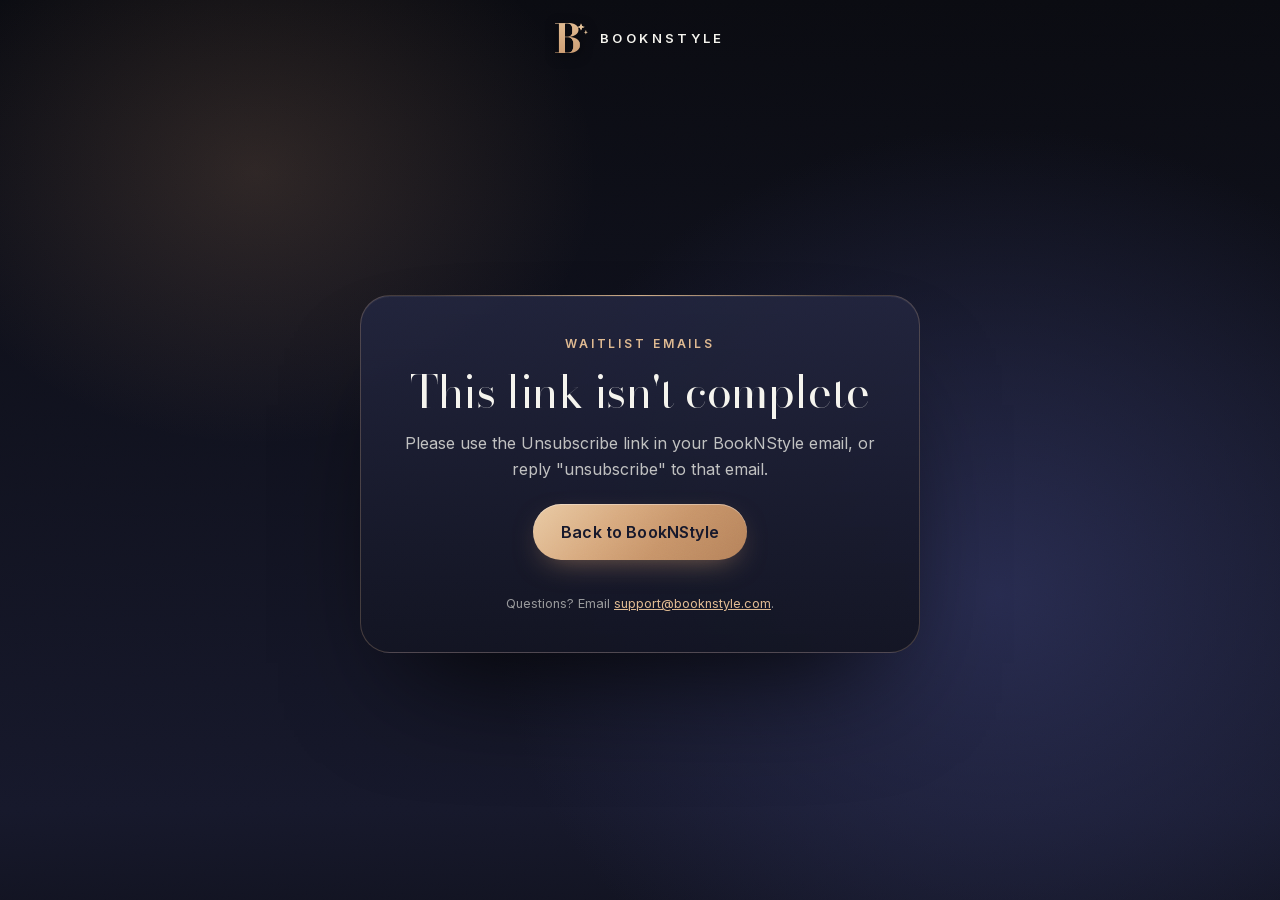
<file: waitlist/unsubscribe/index.html>
<!doctype html>
<html lang="en">
<head>
  <meta charset="utf-8">
  <meta name="viewport" content="width=device-width, initial-scale=1, viewport-fit=cover">
  <title>Unsubscribe | BookNStyle</title>
  <meta name="robots" content="noindex">
  <meta name="referrer" content="no-referrer">
  <meta name="theme-color" content="#0A0B11">
  <meta name="color-scheme" content="dark">
  <link rel="icon" href="../../favicon.ico" sizes="any">
  <link rel="icon" type="image/png" sizes="32x32" href="../../assets/favicon-32.png">
  <link rel="apple-touch-icon" href="../../assets/apple-touch-icon.png">
  <link rel="preload" href="../../assets/fonts/bodoni-moda.woff2" as="font" type="font/woff2" crossorigin>
  <link rel="preload" href="../../assets/fonts/bodoni-moda-italic.woff2" as="font" type="font/woff2" crossorigin>
  <link rel="preload" href="../../assets/fonts/inter.woff2" as="font" type="font/woff2" crossorigin>
  <link rel="stylesheet" href="../../styles.css?v=20261114b">
  <link rel="stylesheet" href="../waitlist.css?v=20261110e">
  <script>document.documentElement.classList.add('js');</script>
  <script src="../../main.js?v=20261124-live" defer></script>
</head>
<body>
  <header class="site-header site-header--center" data-header>
    <div class="container header-inner">
      <a class="brand" href="../../" aria-label="BookNStyle home">
        <span class="gr gr--row" aria-hidden="true">
          <span class="gr__mark"><img src="../../assets/mark.webp" width="504" height="459" alt=""></span>
          <span class="gr__word">BOOKNSTYLE</span>
        </span>
      </a>
    </div>
  </header>

  <main id="main">
    <section class="wl-hero wl-unsub grain" aria-labelledby="unsub-title">
      <div class="hero__bg wl-bg" aria-hidden="true"></div>
      <div class="container">
        <div class="wl-card">
          <p class="eyebrow wl-success__eyebrow">Waitlist emails</p>
          <h1 class="wl-card__title" id="unsub-title" tabindex="-1" data-u-title>Unsubscribe from waitlist emails?</h1>
          <p class="lead" data-u-text>You'll stop getting BookNStyle's news emails. You stay on the list. A booking link you claimed stays held until 60 days after launch: sign up in the app as a pro with this email to keep it.</p>
          <noscript><p class="wl-form-error"><span>This page needs JavaScript to unsubscribe. Turn it on and reload, or email <a href="mailto:support@booknstyle.com">support@booknstyle.com</a> and we'll unsubscribe you.</span></p></noscript>
          <p class="wl-form-error" role="alert" data-u-error hidden></p>
          <div class="wl-unsub__actions">
            <button class="btn btn--gold" type="button" data-u-unsub hidden>Unsubscribe</button>
            <button class="wl-btn-quiet" type="button" data-u-resub hidden>Resubscribe</button>
            <a class="wl-btn-quiet" href="../../" data-u-back><span class="btn__long">Back to BookNStyle</span><span class="btn__short">Back home</span></a>
          </div>
          <p class="wl-fine" data-u-resub-note hidden style="margin-top:16px">Resubscribe means: Email me about BookNStyle's launch and news. Unsubscribe anytime.</p>
          <p class="wl-fine" style="margin-top:20px">Questions? Email <a href="mailto:support@booknstyle.com">support@booknstyle.com</a>.</p>
        </div>
      </div>
    </section>
  </main>

  <script>
  (() => {
    'use strict';
    // The waitlist-unsubscribe edge function (deployed with --no-verify-jwt).
    const API_URL = 'https://ebrxekhmlxlccuvcwiwb.supabase.co/functions/v1/waitlist-unsubscribe';
    const UUID = /^[0-9a-f]{8}-[0-9a-f]{4}-[0-9a-f]{4}-[0-9a-f]{4}-[0-9a-f]{12}$/i;
    const params = new URLSearchParams(location.search);
    const token = (params.get('t') || '').trim();
    const isLocal = /^(localhost|127\.0\.0\.1)$/.test(location.hostname);

    const title = document.querySelector('[data-u-title]');
    const text = document.querySelector('[data-u-text]');
    const error = document.querySelector('[data-u-error]');
    const resub = document.querySelector('[data-u-resub]');
    const resubNote = document.querySelector('[data-u-resub-note]');
    const unsub = document.querySelector('[data-u-unsub]');
    const back = document.querySelector('[data-u-back]');
    // The gold button is the main action: Unsubscribe while asking, then Back.
    const backIsMain = () => { back.className = 'btn btn--gold'; };

    const show = (t, body) => { title.textContent = t; text.textContent = body; title.focus(); };
    const fail = (msg) => { error.textContent = msg; error.hidden = false; };

    const unsubscribed = () => {
      show("You're unsubscribed", "You won't get any more waitlist or news emails from BookNStyle. You stay on the list. A booking link you claimed stays held until 60 days after launch: sign up in the app as a pro with this email to keep it.");
      unsub.hidden = true;
      backIsMain();
      resub.hidden = false;
      resubNote.hidden = false;
    };

    async function send(action) {
      const resp = await fetch(API_URL, {
        method: 'POST',
        headers: { 'Content-Type': 'application/json' },
        body: JSON.stringify({ t: token, action }),
      });
      const data = await resp.json().catch(() => null);
      if (!resp.ok || !data || !data.ok) throw new Error((data && data.error) || 'Something went wrong. Please try again.');
      return data;
    }

    resub.addEventListener('click', async () => {
      error.hidden = true;
      resub.disabled = true;
      try {
        await send('resubscribe');
        show("You're subscribed again", "We'll email you about BookNStyle's launch and news.");
        resub.hidden = true;
        resubNote.hidden = true;
      } catch (e) {
        fail(e.message);
      } finally {
        resub.disabled = false;
      }
    });

    // Only a tap unsubscribes, never just opening the page: email security
    // scanners open links in a real browser and run this script.
    unsub.addEventListener('click', async () => {
      error.hidden = true;
      unsub.disabled = true;
      try {
        await send('unsubscribe');
        unsubscribed();
      } catch (e) {
        show("We couldn't unsubscribe you yet", 'Please tap Unsubscribe again, or reply "unsubscribe" to our email.');
        fail(e.message);
      } finally {
        unsub.disabled = false;
      }
    });

    // Local preview only (ignored on booknstyle.com).
    if (isLocal && params.get('preview') === 'done') { unsubscribed(); return; }

    if (!UUID.test(token)) {
      show("This link isn't complete", 'Please use the Unsubscribe link in your BookNStyle email, or reply "unsubscribe" to that email.');
      backIsMain();
      return;
    }
    unsub.hidden = false;
  })();
  </script>
</body>
</html>
</file>
<file: styles.css>
/* BookNStyle, booknstyle.com ("Editorial Luxe" design, Oct 2026)
   Static CSS, no frameworks. Every animation runs on transform and opacity
   (the logo wipe is a CSS mask position, painted once per frame on a 100px
   image). prefers-reduced-motion shows the finished, still logo. */

/* ==========================================================================
   0. Fonts: hosted here (assets/fonts, SIL Open Font License), not on Google's
   servers, so the first view on cellular needs no extra connections. Each
   page preloads the Bodoni files and Inter, so headlines are drawn in Bodoni
   from the first paint instead of jumping when it arrives. Latin only (the
   subset Google served). Both families are variable fonts.
   ========================================================================== */
@font-face { font-family: "Bodoni Moda"; font-style: normal; font-weight: 400 500; font-display: swap; src: url("assets/fonts/bodoni-moda.woff2") format("woff2"); }
@font-face { font-family: "Bodoni Moda"; font-style: italic; font-weight: 400 500; font-display: swap; src: url("assets/fonts/bodoni-moda-italic.woff2") format("woff2"); }
@font-face { font-family: "Inter"; font-style: normal; font-weight: 400 600; font-display: swap; src: url("assets/fonts/inter.woff2") format("woff2"); }

/* ==========================================================================
   1. Tokens
   ========================================================================== */
:root {
  --ink-0: #0A0B11;
  --ink-1: #0F111B;
  --navy: #16182B;
  --navy-2: #1D2038;
  --cream: #F5F4EE;
  --paper: #FAFAF7;
  --champ: #C8956A;
  --champ-l: #DFB990;
  --champ-d: #A87A52;
  --gold: #D4AF37;

  --text: #F5F4EE;
  --text-2: rgba(245, 244, 238, .76);
  --text-3: rgba(245, 244, 238, .58);
  --line: rgba(223, 185, 144, .24);
  --line-soft: rgba(245, 244, 238, .09);
  --danger: #F2A7A0;

  --ink-text: #16182B;
  --ink-text-2: #4A4C5E;
  --ink-line: rgba(22, 24, 43, .12);

  --grad-gold: linear-gradient(135deg, #EACBA5 0%, #D7A97E 38%, #C8956A 62%, #B5825A 100%);
  --grad-gold-text: linear-gradient(100deg, #F0D3AE 0%, #DFB990 35%, #C8956A 70%, #E7C59D 100%);

  --serif: "Bodoni Moda", "Didot", "Bodoni 72", Georgia, serif;
  --sans: "Inter", system-ui, -apple-system, "Segoe UI", Roboto, sans-serif;

  /* Type scale (fluid, 390px to 1440px) */
  --fs-display: clamp(2.9rem, 1.55rem + 4.6vw, 5.75rem);
  --fs-h2: clamp(2.3rem, 1.55rem + 3vw, 4.25rem);
  --fs-h3: clamp(1.4rem, 1.25rem + .7vw, 1.85rem);
  --fs-lead: clamp(1.0625rem, 1rem + .28vw, 1.25rem);
  --fs-small: .875rem;
  --fs-eyebrow: .75rem;

  --gutter: clamp(20px, 5vw, 64px);
  /* Section rhythm: about 30% tighter than the first draft on desktop */
  --section: clamp(4.25rem, 2.75rem + 6vw, 8.75rem);
  --max: 1240px;
  --radius: 22px;
  --radius-lg: 32px;

  /* Motion */
  --ease-out: cubic-bezier(.16, 1, .3, 1);
  --ease-io: cubic-bezier(.65, 0, .35, 1);
  --ease-soft: cubic-bezier(.33, 1, .68, 1);
  --t-reveal: 1.05s;
  --sweep-every: 7s;
}

/* ==========================================================================
   2. Base
   ========================================================================== */
*, *::before, *::after { box-sizing: border-box; }
html { -webkit-text-size-adjust: 100%; text-size-adjust: 100%; scroll-behavior: smooth; scroll-padding-top: 88px; }
body {
  margin: 0; background: var(--ink-0); color: var(--text);
  font-family: var(--sans); font-size: 1rem; line-height: 1.65;
  -webkit-font-smoothing: antialiased; -moz-osx-font-smoothing: grayscale;
  overflow-x: hidden;
}
img, svg { display: block; max-width: 100%; }
img { height: auto; }
a { color: inherit; }
h1, h2, h3, h4, p, ul, ol, figure { margin: 0; }
ul[role="list"], ol[role="list"] { list-style: none; padding: 0; }
button, input, select, textarea { font: inherit; color: inherit; }
::selection { background: rgba(200, 149, 106, .38); color: #fff; }
:focus-visible { outline: 2px solid var(--champ-l); outline-offset: 3px; border-radius: 6px; }
[hidden] { display: none !important; }
.sprite { position: absolute; width: 0; height: 0; overflow: hidden; }
.sr-only, .wl-sr { position: absolute !important; width: 1px; height: 1px; padding: 0; margin: -1px; overflow: hidden; clip: rect(0 0 0 0); white-space: nowrap; border: 0; }

.skip-link {
  position: absolute; left: 16px; top: -60px; z-index: 100;
  background: var(--cream); color: var(--ink-text); padding: 10px 16px; border-radius: 999px;
  font-weight: 600; text-decoration: none; transition: top .2s;
}
.skip-link:focus { top: 12px; }
.container { width: 100%; max-width: calc(var(--max) + var(--gutter) * 2); margin-inline: auto; padding-inline: var(--gutter); }
/* Landscape iPhones (viewport-fit=cover): the notch or Dynamic Island sits on
   one side. Content keeps clear of it, and of the rounded corners. */
@supports (padding: max(1px, env(safe-area-inset-left))) {
  .container { padding-inline: max(var(--gutter), env(safe-area-inset-left, 0px)) max(var(--gutter), env(safe-area-inset-right, 0px)); }
}
/* Very narrow windows (a zoomed-in iPhone, about 150% and up, or Split View):
   a slimmer page margin, so the words get the room */
@media (max-width: 359px) { :root { --gutter: clamp(12px, 5vw, 18px); } }
/* 250% and up on a phone: the page's side margins give their room to the words */
@media (max-width: 159px) { :root { --gutter: 8px; } }

/* Film grain: only on the hero, the pros section and the final card */
.grain::after {
  content: ""; position: absolute; inset: 0; pointer-events: none; opacity: .06; mix-blend-mode: overlay;
  background-image: url("data:image/svg+xml,%3Csvg xmlns='http://www.w3.org/2000/svg' width='160' height='160'%3E%3Cfilter id='n'%3E%3CfeTurbulence type='fractalNoise' baseFrequency='.9' numOctaves='2' stitchTiles='stitch'/%3E%3C/filter%3E%3Crect width='100%25' height='100%25' filter='url(%23n)'/%3E%3C/svg%3E");
}

/* ==========================================================================
   3. Type
   ========================================================================== */
.display, .title {
  font-family: var(--serif); font-weight: 400; font-optical-sizing: auto;
  letter-spacing: -.02em; text-wrap: balance;
}
.display { font-size: var(--fs-display); line-height: 1; letter-spacing: -.026em; }
.title { font-size: var(--fs-h2); line-height: 1.04; }
/* Zoomed-in phones: the big serif words scale with the window instead of
   running off it (no change at 100% on any phone) */
@media (max-width: 359px) {
  .display { font-size: min(var(--fs-display), 18vw); }
  .title { font-size: min(var(--fs-h2), 14.5vw); }
}
.display em, .title em, .accent {
  font-style: italic; font-weight: 400;
  background: var(--grad-gold-text); -webkit-background-clip: text; background-clip: text; color: transparent;
  padding-right: .06em;
}
.lead { font-size: var(--fs-lead); line-height: 1.6; color: var(--text-2); max-width: 36em; text-wrap: pretty; }
.eyebrow {
  display: inline-flex; align-items: center; gap: 14px;
  font-size: var(--fs-eyebrow); font-weight: 600; letter-spacing: .24em; text-transform: uppercase; color: var(--champ-l);
}
.eyebrow__num { font-family: var(--serif); font-style: italic; font-size: 1.05rem; letter-spacing: 0; text-transform: none; color: var(--champ); font-weight: 400; }
.eyebrow__rule { width: 40px; height: 1px; background: currentColor; opacity: .55; }
.footnote { font-size: var(--fs-small); color: var(--text-3); border-left: 1px solid var(--champ); padding-left: 14px; max-width: 34em; }
.sample-note { font-size: .75rem; color: var(--text-3); letter-spacing: .04em; text-align: center; margin-top: 16px; }

/* ==========================================================================
   4. Buttons, links, status
   ========================================================================== */
.btn {
  --h: 56px;
  position: relative; isolation: isolate; overflow: hidden;
  display: inline-flex; align-items: center; justify-content: center; gap: 10px;
  min-height: var(--h); padding: 0 28px; border-radius: 999px; border: 0; cursor: pointer;
  font-family: var(--sans); font-size: 1rem; font-weight: 600; letter-spacing: .01em; text-decoration: none; white-space: nowrap;
  transition: transform .5s var(--ease-out), box-shadow .5s var(--ease-out), background-color .3s, opacity .3s;
}
.btn svg { flex: none; width: 18px; height: 18px; fill: none; stroke: currentColor; stroke-width: 2; stroke-linecap: round; stroke-linejoin: round; transition: transform .5s var(--ease-out); }
.btn:hover svg[data-arrow], .btn:hover .btn__arrow { transform: translateX(4px); }
.btn--gold { background: var(--grad-gold); color: var(--ink-text); box-shadow: 0 10px 30px -12px rgba(200, 149, 106, .65), inset 0 1px 0 rgba(255, 255, 255, .35); }
.btn--gold::after { /* light sweep on hover, the same language as the logo */
  content: ""; position: absolute; inset: -20% auto -20% -60%; width: 45%; z-index: -1;
  background: linear-gradient(90deg, rgba(255,255,255,0), rgba(255,255,255,.55), rgba(255,255,255,0));
  transform: translateX(0) skewX(-20deg); transition: transform .9s var(--ease-out);
}
.btn--gold:hover { transform: translateY(-2px); box-shadow: 0 18px 40px -14px rgba(200, 149, 106, .8), inset 0 1px 0 rgba(255, 255, 255, .4); }
.btn--gold:hover::after { transform: translateX(420%) skewX(-20deg); }
.btn--gold:active { transform: translateY(0) scale(.985); }
.btn--ghost { background: rgba(245, 244, 238, .02); color: var(--text); box-shadow: inset 0 0 0 1px var(--line); }
.btn--ghost:hover { box-shadow: inset 0 0 0 1px var(--champ-l); transform: translateY(-2px); background: rgba(200, 149, 106, .06); }
.btn--sm { --h: 44px; padding: 0 20px; font-size: .9rem; }
/* A button never grows wider than the space it sits in */
.btn { max-width: 100%; }
.btn:disabled, .btn[aria-busy="true"] { opacity: .7; cursor: progress; transform: none; }
.btn:focus-visible { outline-offset: 4px; border-radius: 999px; }

.text-link { display: inline-flex; align-items: center; gap: 8px; color: var(--champ-l); text-decoration: none; font-weight: 500; border-bottom: 1px solid transparent; transition: border-color .3s; }
.text-link:hover { border-color: currentColor; }
.text-link svg { width: 18px; height: 18px; fill: none; stroke: currentColor; stroke-width: 1.8; stroke-linecap: round; stroke-linejoin: round; }

.status { display: inline-flex; align-items: center; gap: 10px; font-size: .8125rem; font-weight: 500; letter-spacing: .02em; color: var(--text-2); white-space: nowrap; }
.status__dot { width: 7px; height: 7px; border-radius: 50%; background: var(--champ-l); position: relative; }
.status__dot::after { content: ""; position: absolute; inset: 0; border-radius: 50%; background: var(--champ-l); opacity: 0; }
@media (prefers-reduced-motion: no-preference) { .status__dot::after { animation: dot-ping 2.6s var(--ease-soft) infinite; } }
@keyframes dot-ping { 0% { transform: scale(1); opacity: .55; } 70%, 100% { transform: scale(3.2); opacity: 0; } }

.store-badges { display: flex; flex-wrap: wrap; gap: 12px; align-items: center; }
.store-badge { display: inline-block; max-width: 100%; border-radius: 10px; transition: transform .4s var(--ease-out), opacity .3s; }
/* 44px tall; in a window narrower than the badge it shrinks whole, never squashed */
.store-badge img { width: auto; height: auto; max-height: 44px; max-width: 100%; }
.store-badge.is-soon { opacity: .55; filter: grayscale(.2); }
a.store-badge:hover { transform: translateY(-2px); }

/* ==========================================================================
   5. Gold Reveal logo (echoes the promo videos' end card)
   The B and its two sparkles are the real mark (assets/mark.webp); the SVG
   stars only twinkle on top of the sparkles that are already in the image.

   Entrance, from page open:
     glow blooms 0 to 1.1s | diagonal wipe .13 to .93s with scale .92 to 1 |
     light sweep .53 to 1.2s, clipped to the B | big sparkle .87s, small .07s
     later | BOOKNSTYLE letters settle from wide to .22em, 1.1 to 2.1s |
     halo rings fade in from 1.1s.
   Running (while the page is open):
     a light sweep every 7s, sparkles twinkle on 6.2s and 7.9s loops (they
     drift apart, so it never looks mechanical), the glow breathes on 9s,
     and two hairline rings carry gold glints around the mark, 18s and 28s
     in opposite directions. The rings stay inside the logo's own box.
   ========================================================================== */
.gr { --h: 96px; position: relative; display: inline-flex; flex-direction: column; align-items: center; }
.gr__stage { position: relative; display: grid; place-items: center; width: calc(var(--h) * 2.15); aspect-ratio: 1; }
.gr__stage > * { grid-area: 1 / 1; }
.gr__glow {
  width: 135%; aspect-ratio: 1; pointer-events: none; z-index: -1;
  background: radial-gradient(closest-side, rgba(200, 149, 106, .28), rgba(58, 46, 34, .2) 45%, rgba(10, 11, 17, 0) 75%);
}
.gr__halo { position: relative; width: 74%; aspect-ratio: 1; border-radius: 50%; box-shadow: inset 0 0 0 1px rgba(223, 185, 144, .12); pointer-events: none; }
.gr__halo--2 { width: 94%; box-shadow: inset 0 0 0 1px rgba(223, 185, 144, .07); }
.gr__orbit { position: absolute; inset: 0; }
.gr__arc {
  position: absolute; inset: 0; border-radius: 50%;
  background: conic-gradient(from 0deg, rgba(223, 185, 144, 0) 0deg, rgba(223, 185, 144, 0) 240deg, rgba(223, 185, 144, .5) 345deg, rgba(255, 240, 215, .95) 360deg);
  -webkit-mask: radial-gradient(farthest-side, transparent calc(100% - 1.5px), #000 calc(100% - 1px));
          mask: radial-gradient(farthest-side, transparent calc(100% - 1.5px), #000 calc(100% - 1px));
}
.gr__halo--2 .gr__arc { opacity: .7; }
.gr__glint { position: absolute; left: 50%; top: 0; width: 12px; height: 12px; translate: -50% -50%; fill: #FFF1D6; overflow: visible; filter: drop-shadow(0 0 4px rgba(212, 175, 55, .95)); }
.gr__halo--2 .gr__glint { width: 8px; height: 8px; }
.gr__mark { position: relative; height: var(--h); aspect-ratio: 504 / 459; display: block; filter: drop-shadow(0 calc(var(--h) * .1) calc(var(--h) * .2) rgba(0, 0, 0, .5)); }
.gr__mark > img { width: 100%; height: 100%; }
.gr__sweep {
  position: absolute; inset: 0; overflow: hidden; pointer-events: none; mix-blend-mode: screen;
  -webkit-mask: url("assets/mark.webp") center / 100% 100% no-repeat;
          mask: url("assets/mark.webp") center / 100% 100% no-repeat;
}
.gr__sweep::before {
  content: ""; position: absolute; top: -45%; bottom: -45%; left: 0; width: 34%;
  background: linear-gradient(90deg, rgba(223,185,144,0) 0%, rgba(223,185,144,.75) 30%, rgba(255,255,255,.95) 50%, rgba(223,185,144,.75) 70%, rgba(223,185,144,0) 100%);
  transform: translateX(-160%) rotate(30deg); opacity: 0;
}
.gr__spark { position: absolute; width: calc(var(--h) * .2); height: calc(var(--h) * .2); translate: -50% -50%; pointer-events: none; overflow: visible; opacity: 0; fill: #F4DDB5; filter: drop-shadow(0 0 calc(var(--h) * .05) rgba(212, 175, 55, .95)); }
.gr__spark--a { left: 79%; top: 13%; }
.gr__spark--b { left: 93%; top: 30%; width: calc(var(--h) * .12); height: calc(var(--h) * .12); }
.gr__word {
  display: inline-flex; margin-top: calc(var(--h) * -.16);
  font-family: var(--sans); font-weight: 600; font-size: clamp(13px, calc(var(--h) * .17), 17px); line-height: 1;
  letter-spacing: .22em; padding-left: .22em; color: var(--cream);
}
.gr__word > span { display: inline-block; }
.gr__rule { display: block; width: calc(var(--h) * 1.5); height: 1px; margin-top: calc(var(--h) * .22); background: linear-gradient(90deg, rgba(200,149,106,0), var(--champ), rgba(200,149,106,0)); }

/* Horizontal lockup (header, footer) */
.gr--row { flex-direction: row; gap: 12px; }
.gr--row .gr__word { margin-top: 0; }

@media (prefers-reduced-motion: no-preference) {
  /* .gr--intro plays on page open; .gr--inview waits for .is-on (scroll, or the header docking) */
  .gr--intro .gr__glow, .gr--inview.is-on .gr__glow { animation: gr-glow 1.1s var(--ease-out) both, gr-breathe 9s 2.4s var(--ease-io) infinite; }
  .gr--intro .gr__mark, .gr--inview.is-on .gr__mark { animation: gr-scale 1.1s .13s var(--ease-out) both; }
  .gr--intro .gr__mark > img, .gr--inview.is-on .gr__mark > img {
    -webkit-mask-image: linear-gradient(45deg, #000 46%, rgba(0,0,0,0) 54%);
            mask-image: linear-gradient(45deg, #000 46%, rgba(0,0,0,0) 54%);
    -webkit-mask-size: 300% 300%; mask-size: 300% 300%;
    animation: gr-wipe .8s .13s cubic-bezier(.5, 0, .3, 1) both;
  }
  .gr--intro .gr__sweep::before, .gr--inview.is-on .gr__sweep::before { animation: gr-sweep-in .7s .53s var(--ease-io) both, gr-sweep var(--sweep-every) 3.6s linear infinite; }
  .gr--intro .gr__spark--a, .gr--inview.is-on .gr__spark--a { animation: gr-twinkle-in .75s .87s var(--ease-out) both, gr-twinkle 6.2s 4.4s var(--ease-io) infinite; }
  .gr--intro .gr__spark--b, .gr--inview.is-on .gr__spark--b { animation: gr-twinkle-in .75s 1.07s var(--ease-out) both, gr-twinkle 7.9s 6.1s var(--ease-io) infinite; }
  .gr--intro .gr__word > span, .gr--inview.is-on .gr__word > span { animation: gr-letter 1s calc(1.1s + var(--i, 0) * .035s) var(--ease-out) both; }
  .gr--intro .gr__halo, .gr--inview.is-on .gr__halo { animation: gr-fade 1.6s 1.1s var(--ease-out) both; }
  .gr--intro .gr__orbit, .gr--inview.is-on .gr__orbit { animation: gr-spin 18s linear infinite; }
  .gr--intro .gr__halo--2 .gr__orbit, .gr--inview.is-on .gr__halo--2 .gr__orbit { animation: gr-spin 28s linear infinite reverse; }
  .gr--intro .gr__rule, .gr--inview.is-on .gr__rule { animation: gr-rule .5s 1.65s var(--ease-io) both; }

  /* Before an in-view logo starts, hold its first frame (only when JS runs) */
  .js .gr--inview:not(.is-on) .gr__mark > img,
  .js .gr--inview:not(.is-on) .gr__word,
  .js .gr--inview:not(.is-on) .gr__rule,
  .js .gr--inview:not(.is-on) .gr__halo { opacity: 0; }

  /* Small header lockup: quicker, and its running sweep is offset from the hero's */
  .gr--quick.is-on .gr__mark { animation: gr-scale .9s .05s var(--ease-out) both; }
  .gr--quick.is-on .gr__mark > img { animation: gr-wipe .7s .05s cubic-bezier(.5, 0, .3, 1) both; }
  .gr--quick.is-on .gr__word { animation: gr-word-sm .9s .25s var(--ease-out) both; }
  .gr--quick.is-on .gr__sweep::before { animation: gr-sweep-in .7s .45s var(--ease-io) both, gr-sweep var(--sweep-every) 7.1s linear infinite; }
  .gr--quick.is-on .gr__spark--a { animation: gr-twinkle-in .7s .7s var(--ease-out) both, gr-twinkle 6.2s 7.6s var(--ease-io) infinite; }
  .gr--quick.is-on .gr__spark--b { animation: gr-twinkle-in .7s .85s var(--ease-out) both, gr-twinkle 7.9s 9.3s var(--ease-io) infinite; }
}
@media (prefers-reduced-motion: reduce) {
  .gr__halo { display: none; }
}
@keyframes gr-glow { from { opacity: 0; transform: scale(.6); } to { opacity: 1; transform: scale(1); } }
@keyframes gr-breathe { 0%, 100% { opacity: 1; transform: scale(1); } 50% { opacity: .65; transform: scale(1.08); } }
@keyframes gr-scale { from { transform: scale(.92); } to { transform: scale(1); } }
@keyframes gr-wipe {
  /* 80/20 to 20/80 keeps the feathered edge on the mark for the whole wipe */
  from { -webkit-mask-position: 80% 20%; mask-position: 80% 20%; }
  to { -webkit-mask-position: 20% 80%; mask-position: 20% 80%; }
}
@keyframes gr-sweep-in {
  0% { transform: translateX(-160%) rotate(30deg); opacity: 0; }
  12%, 88% { opacity: 1; }
  100% { transform: translateX(360%) rotate(30deg); opacity: 0; }
}
@keyframes gr-sweep {
  0% { transform: translateX(-160%) rotate(30deg); opacity: 0; }
  2%, 14% { opacity: .6; }
  16%, 100% { transform: translateX(360%) rotate(30deg); opacity: 0; }
}
@keyframes gr-twinkle-in {
  0% { transform: scale(0) rotate(0deg); opacity: 0; }
  45% { transform: scale(1.25) rotate(45deg); opacity: 1; }
  75% { transform: scale(1) rotate(0deg); opacity: .9; }
  100% { transform: scale(1) rotate(0deg); opacity: 0; }
}
@keyframes gr-twinkle {
  0%, 100% { transform: scale(0) rotate(0deg); opacity: 0; }
  5% { transform: scale(1.2) rotate(45deg); opacity: 1; }
  10% { transform: scale(.9) rotate(10deg); opacity: .6; }
  16% { transform: scale(.6) rotate(0deg); opacity: 0; }
}
/* Letter-spacing settle, done with transform per letter (no reflow) */
@keyframes gr-letter { from { opacity: 0; transform: translate(calc((var(--i, 0) - 4.5) * .16em), 10px); } to { opacity: 1; transform: none; } }
@keyframes gr-word-sm { from { opacity: 0; transform: translateX(-6px); } to { opacity: 1; transform: none; } }
@keyframes gr-fade { from { opacity: 0; } to { opacity: 1; } }
@keyframes gr-spin { to { transform: rotate(360deg); } }
@keyframes gr-rule { from { transform: scaleX(0); } to { transform: scaleX(1); } }

/* ==========================================================================
   6. Header and navigation
   ========================================================================== */
.site-header { position: fixed; inset: 0 0 auto 0; z-index: 50; transition: box-shadow .5s; }
.site-header.is-scrolled { box-shadow: 0 1px 0 var(--line-soft); }
/* The frosted glass lives on a layer behind the header, never on the header itself:
   a backdrop-filter on the header would trap the fixed full-screen mobile menu inside its 64px strip */
.site-header::before {
  content: ""; position: absolute; inset: 0; z-index: -1; pointer-events: none;
  background: rgba(10, 11, 17, .74);
  -webkit-backdrop-filter: blur(18px) saturate(1.4); backdrop-filter: blur(18px) saturate(1.4);
  opacity: 0; transition: opacity .5s;
}
.site-header.is-scrolled::before { opacity: 1; }
.header-inner { display: flex; align-items: center; gap: 24px; height: 76px; }
.brand { display: inline-flex; align-items: center; min-height: 44px; min-width: 44px; text-decoration: none; margin-right: auto; border-radius: 8px; }
.brand .gr { --h: 30px; }
.brand .gr__word { font-size: 13px; letter-spacing: .26em; padding-left: 0; }
/* The header logo docks in only after the big hero logo scrolls away */
.js .brand--dock { opacity: 0; visibility: hidden; transform: translateY(-8px); transition: opacity .5s var(--ease-out), transform .6s var(--ease-out), visibility 0s .5s; }
.js .brand--dock.is-docked { opacity: 1; visibility: visible; transform: none; transition: opacity .5s var(--ease-out), transform .6s var(--ease-out), visibility 0s; }
.site-nav ul { display: flex; gap: 18px; }
/* 12px above and below, 8px each side: a 44px tap target (iPad landscape shows this row), same look and spacing */
.site-nav ul a { position: relative; display: inline-block; min-width: 44px; padding: 12px 8px; text-align: center; text-decoration: none; font-size: .9rem; font-weight: 500; color: var(--text-2); transition: color .3s; }
.site-nav ul a::after { content: ""; position: absolute; left: 8px; right: 8px; bottom: 6px; height: 1px; background: var(--champ-l); transform: scaleX(0); transform-origin: left; transition: transform .5s var(--ease-out); }
.site-nav ul a:hover, .site-nav ul a.is-active { color: var(--text); }
.site-nav ul a:hover::after, .site-nav ul a.is-active::after { transform: scaleX(1); }
.nav-extra { display: none; }
.nav-toggle { display: none; }

@media (max-width: 959px) {
  .header-inner { height: 64px; gap: 12px; }
  .header-cta { display: none; }
  .nav-toggle {
    display: inline-grid; place-content: center; gap: 7px; flex: none; width: 44px; height: 44px; border-radius: 50%;
    background: rgba(10, 11, 17, .5); border: 1px solid var(--line); cursor: pointer; position: relative; z-index: 60;
  }
  .nav-toggle__bar { width: 18px; height: 1.5px; background: var(--cream); transition: transform .5s var(--ease-out); }
  .nav-open .nav-toggle__bar:first-child { transform: translateY(4.25px) rotate(45deg); }
  .nav-open .nav-toggle__bar:last-child { transform: translateY(-4.25px) rotate(-45deg); }
  .nav-open .brand--dock { opacity: 1; visibility: visible; transform: none; position: relative; z-index: 60; }
  .site-nav {
    position: fixed; inset: 0; z-index: 55; padding: 104px var(--gutter) 40px;
    background: radial-gradient(120% 70% at 80% 0%, #232640 0%, var(--ink-0) 60%);
    display: flex; flex-direction: column; gap: 40px; overflow-y: auto;
    opacity: 0; visibility: hidden; transition: opacity .5s var(--ease-out), visibility 0s .5s;
  }
  .nav-open .site-nav { opacity: 1; visibility: visible; transition: opacity .5s var(--ease-out); }
  .nav-open body { overflow: hidden; }
  /* Without JavaScript the menu can't open: show the header button instead */
  html:not(.js) .nav-toggle { display: none; }
  html:not(.js) .header-cta { display: inline-flex; }
  .site-nav ul { flex-direction: column; gap: 6px; }
  .site-nav ul a { display: block; min-width: 0; min-height: 44px; text-align: left; font-family: var(--serif); font-size: 2.4rem; line-height: 1.25; color: var(--text); padding: 6px 0; }
  .site-nav ul a::after { display: none; }
  .site-nav ul li { opacity: 0; transform: translateY(16px); transition: opacity .6s var(--ease-out), transform .6s var(--ease-out); }
  .nav-open .site-nav ul li { opacity: 1; transform: none; }
  .nav-open .site-nav ul li:nth-child(2) { transition-delay: .05s; }
  .nav-open .site-nav ul li:nth-child(3) { transition-delay: .1s; }
  .nav-open .site-nav ul li:nth-child(4) { transition-delay: .15s; }
  .nav-open .site-nav ul li:nth-child(5) { transition-delay: .2s; }
  .nav-extra { display: flex; flex-direction: column; align-items: flex-start; gap: 18px; margin-top: auto; padding-top: 28px; border-top: 1px solid var(--line-soft); }
  .nav-extra p { color: var(--text-3); font-size: .9rem; }
  .nav-extra p a { display: inline-flex; align-items: center; min-height: 44px; text-decoration: none; overflow-wrap: anywhere; }
  .nav-extra .btn { max-width: 100%; }
  @supports (padding: max(1px, env(safe-area-inset-left))) {
    .site-nav { padding-inline: max(var(--gutter), env(safe-area-inset-left, 0px)) max(var(--gutter), env(safe-area-inset-right, 0px)); }
  }
}
/* Very narrow windows (a zoomed-in phone): the name stays beside the B mark,
   a little smaller and tighter; then it sits under the mark, as in the big
   logo; only at 300% on the smallest phones does the B mark stand alone */
@media (max-width: 299px) {
  .brand .gr__word { font-size: 11.5px; letter-spacing: .2em; }
  .site-nav { padding-top: 88px; }
  .site-nav ul a { font-size: min(2rem, 15vw); }
}

/* ==========================================================================
   7. Sections and surfaces
   ========================================================================== */
.section { position: relative; padding-block: var(--section); }
.section--navy { background: var(--navy); }
.section--ink { background: var(--ink-0); }
.section--deep { background: linear-gradient(180deg, var(--ink-0) 0%, var(--ink-1) 100%); }
.section--paper { background: var(--paper); color: var(--ink-text); }
.section--paper .lead { color: var(--ink-text-2); }
.section--paper .eyebrow, .section--paper .eyebrow__num { color: #8A5F3C; }
.section--paper .title em { background: linear-gradient(100deg, #9A6A43, #B5825A 50%, #8A5F3C); -webkit-background-clip: text; background-clip: text; }
.section--paper :focus-visible { outline-color: #8A5F3C; }
.hairline { height: 1px; background: linear-gradient(90deg, rgba(223,185,144,0), var(--line) 20%, var(--line) 80%, rgba(223,185,144,0)); border: 0; margin: 0; }
.section--tight-top { padding-top: calc(var(--section) * .62); }
.section--tight-bottom { padding-bottom: calc(var(--section) * .62); }

.section-head { display: grid; grid-template-columns: minmax(0, 1fr); gap: 22px; margin-bottom: clamp(2.5rem, 1.75rem + 3vw, 4.5rem); }
@media (min-width: 960px) { .section-head--split { grid-template-columns: minmax(0, 1.25fr) minmax(0, 1fr); align-items: end; gap: 64px; } }
.section-head--center { text-align: center; justify-items: center; }
.section-head .title { margin-top: 0; }
.section-head .eyebrow + .title { margin-top: 20px; }

/* ==========================================================================
   8. Phones
   ========================================================================== */
.phone { position: relative; width: var(--pw, 260px); aspect-ratio: 700 / 1521; }
.phone__frame {
  position: absolute; inset: 0; border-radius: 15% / 7%; padding: 3.2%;
  background: linear-gradient(145deg, #3A3D52 0%, #15172A 30%, #0B0C14 70%, #2D3045 100%);
  box-shadow: 0 0 0 1px rgba(223, 185, 144, .28), inset 0 0 0 1px rgba(255, 255, 255, .06), 0 50px 90px -30px rgba(0, 0, 0, .85), 0 30px 60px -40px rgba(200, 149, 106, .35);
}
.phone__screen { width: 100%; height: 100%; object-fit: cover; object-position: top; border-radius: 12.4% / 5.8%; background: #0B0C12; }
.phone__frame::after { content: ""; position: absolute; inset: 3.2%; border-radius: 12.4% / 5.8%; pointer-events: none; background: linear-gradient(115deg, rgba(255,255,255,.10) 0%, rgba(255,255,255,0) 28%, rgba(255,255,255,0) 70%, rgba(255,255,255,.04) 100%); }
.phone > .float { position: absolute; inset: 0; }
@media (prefers-reduced-motion: no-preference) {
  .float { animation: float 9s var(--ease-io) infinite; }
  .float--b { animation-duration: 11s; animation-delay: -3s; }
  .float--c { animation-duration: 10s; animation-delay: -6s; }
}
@keyframes float { 0%, 100% { transform: translateY(0); } 50% { transform: translateY(-10px); } }

.chip {
  display: inline-flex; align-items: center; gap: 10px; padding: 9px 16px 9px 9px;
  border-radius: 999px; font-size: .8125rem; font-weight: 500; color: var(--cream); white-space: nowrap;
  background: rgba(22, 24, 43, .9); border: 1px solid var(--line);
  box-shadow: 0 18px 40px -18px rgba(0, 0, 0, .8);
}
.chip__icon { flex: none; width: 30px; height: 30px; border-radius: 50%; display: grid; place-items: center; background: var(--grad-gold); color: var(--ink-text); }
.chip__icon svg { width: 15px; height: 15px; fill: none; stroke: currentColor; stroke-width: 2; stroke-linecap: round; stroke-linejoin: round; }

/* ==========================================================================
   9. HERO
   ========================================================================== */
.hero { position: relative; overflow: clip; padding-top: 74px; background: var(--ink-0); }
.hero__bg { position: absolute; inset: 0; pointer-events: none; }
.hero__bg::before {
  content: ""; position: absolute; inset: -10% -20% auto; height: 120%;
  background:
    radial-gradient(42% 34% at 50% 12%, rgba(200, 149, 106, .18), rgba(200, 149, 106, 0) 70%),
    radial-gradient(60% 50% at 50% 74%, rgba(42, 46, 84, .85), rgba(10, 11, 17, 0) 72%),
    linear-gradient(180deg, var(--ink-0), var(--navy) 70%, var(--ink-0));
}
.hero__inner { position: relative; display: flex; flex-direction: column; align-items: center; text-align: center; }
.hero .gr--hero { --h: clamp(54px, 2vw + 44px, 74px); margin-bottom: clamp(14px, 1.4vw, 20px); }
.hero__kicker { margin-bottom: clamp(14px, 1.3vw, 18px); }

/* Audience switch: pros first, clients one tap away (main.js, Audience switch). The pro version
   shows by default; html.aud-client (a tap here, or a ?for=clients link) shows the client version. */
html:not(.aud-client) [data-aud="client"], html.aud-client [data-aud="pro"] { display: none !important; }
.hero__line { display: block; }
.aud {
  position: relative; display: inline-grid; grid-template-columns: 1fr 1fr; padding: 4px; margin-bottom: clamp(18px, 1.6vw, 24px);
  border-radius: 999px; border: 1px solid var(--line); background: rgba(10, 11, 17, .45);
}
.aud::before {
  content: ""; position: absolute; top: 4px; bottom: 4px; left: 4px; width: calc(50% - 4px); border-radius: 999px;
  background: var(--grad-gold); box-shadow: 0 8px 22px -10px rgba(200, 149, 106, .6);
  transition: transform .55s var(--ease-out);
}
html.aud-client .aud::before { transform: translateX(100%); }
.aud__opt {
  position: relative; z-index: 1; border: 0; background: none; padding: 10px 24px; border-radius: 999px; cursor: pointer;
  font: inherit; font-size: .875rem; font-weight: 600; letter-spacing: .01em; white-space: nowrap; color: var(--text-2); transition: color .35s;
  min-height: 44px;
}
.aud__opt:hover { color: var(--text); }
html:not(.aud-client) .aud__opt[data-aud-set="pro"], html.aud-client .aud__opt[data-aud-set="client"] { color: var(--ink-text); }
html:not(.js) .aud { display: none; }
@media (max-width: 379px) { .aud__opt { padding-inline: 18px; } }
/* After a tap, the new version comes in quickly instead of replaying the slow opening. Fill "backwards"
   and the translate property (not transform), so parallax and the phones' own positions are untouched.
   It runs even with "Pause animations" on (a one-time half-second change the visitor asked for, not a
   loop), since a paused swap would hold the new version at opacity 0. */
@media (prefers-reduced-motion: no-preference) {
  .hero.is-switched [data-aud] { animation: aud-fade .5s var(--ease-out) backwards; }
  .hero.is-switched .hero__line, .hero.is-switched .btn[data-aud], .hero.is-switched .chip[data-aud] { animation-name: aud-rise; }
  .motion-paused .hero.is-switched [data-aud] { animation-play-state: running !important; }
}
@keyframes aud-fade { from { opacity: 0; } }
@keyframes aud-rise { from { opacity: 0; translate: 0 14px; } }
@media (max-width: 479px) { .hero__kicker { letter-spacing: .2em; gap: 10px; } .hero__kicker .eyebrow__rule { width: 18px; } }
.hero h1 { max-width: 12em; }
.hero .lead { margin-top: clamp(16px, 1.4vw, 20px); margin-inline: auto; max-width: 34em; text-wrap: pretty; }
.hero__ctas { margin-top: clamp(24px, 2vw, 28px); display: flex; flex-wrap: wrap; justify-content: center; gap: 12px; }
.hero__strip { margin-top: 18px; display: flex; flex-wrap: wrap; align-items: center; justify-content: center; gap: 12px 22px; }
.hero__meta { display: flex; flex-wrap: wrap; justify-content: center; row-gap: 6px; font-size: .8125rem; color: var(--text-3); letter-spacing: .02em; }
.hero__meta li { display: inline-flex; align-items: center; }
.hero__meta li + li::before { content: ""; width: 3px; height: 3px; border-radius: 50%; background: var(--champ); margin-inline: 12px; }
/* Phones: every item gets its own dot, so a wrapped line never starts with a stray separator. */
@media (max-width: 599px) {
  .hero__meta { column-gap: 18px; }
  .hero__meta li::before, .hero__meta li + li::before { content: ""; width: 3px; height: 3px; border-radius: 50%; background: var(--champ); margin: 0 8px 0 0; }
}

.hero__stage { position: relative; width: 100%; height: clamp(380px, 31vw, 450px); margin-top: clamp(26px, 2vw, 30px); }
.hero__stage .phone { position: absolute; left: 50%; top: 0; }
.hero__stage .p-center { --pw: clamp(214px, 18vw, 270px); translate: -50% 0; z-index: 2; }
.hero__stage .p-left { --pw: clamp(170px, 15vw, 226px); translate: -128% 16%; z-index: 1; }
.hero__stage .p-right { --pw: clamp(170px, 15vw, 226px); translate: 28% 16%; z-index: 1; }
.hero__stage .p-left .phone__frame { transform: rotate(-6deg); }
.hero__stage .p-right .phone__frame { transform: rotate(6deg); }
.hero__stage .p-left .phone__screen, .hero__stage .p-right .phone__screen { filter: brightness(.86); }
.hero__chips { position: absolute; inset: 0; pointer-events: none; z-index: 3; }
.hero__chips .chip { position: absolute; }
.hero__chips .chip--a { right: min(calc(50% + clamp(190px, 16vw, 236px)), calc(100% - 18rem)); top: 30%; }
.hero__chips .chip--b { left: min(calc(50% + clamp(190px, 16vw, 236px)), calc(100% - 18rem)); top: 50%; }
.hero__fade { position: absolute; left: 0; right: 0; bottom: 0; height: 34%; background: linear-gradient(180deg, rgba(10,11,17,0), var(--ink-0) 85%); z-index: 4; pointer-events: none; }
.hero__note--desk { position: absolute; left: 0; right: 0; bottom: 14px; z-index: 5; margin: 0; }
.hero__chips--phone, .hero__note--phone { display: none; }

@media (max-width: 719px) {
  .hero { padding-top: 70px; }
  .hero__ctas { width: 100%; max-width: 360px; }
  .hero__ctas .btn { width: 100%; }
  .hero__strip { flex-direction: column; gap: 14px; }
  .hero__stage { height: 330px; margin-top: 34px; }
  .hero__stage .p-center { --pw: 196px; }
  .hero__stage .p-left { --pw: 148px; translate: -122% 14%; }
  .hero__stage .p-right { --pw: 148px; translate: 22% 14%; }
  .hero__note--desk { display: none; }
  .hero__note--phone { display: block; margin: 12px 0 0; }
}

/* Phones and tablets: here the labels sit under the phones, on the lighter
   middle of the hero background, so a fade to solid ink would leave a hard
   line. Each phone fades out on its own instead (a mask), and whatever is
   behind it shows through. The labels leave the phones and sit under them,
   so no screen is covered and neither one runs off a narrow window. */
@media (max-width: 1023px) {
  .hero__fade { display: none; }
  .hero__stage .phone__frame {
    -webkit-mask-image: linear-gradient(180deg, #000 48%, transparent 78%);
    mask-image: linear-gradient(180deg, #000 48%, transparent 78%);
  }
  .hero__chips--desk { display: none; }
  .hero__chips--phone { display: flex; flex-direction: column; align-items: center; gap: 8px; position: relative; z-index: 5; margin-top: 6px; }
  .hero__chips--phone .chip { position: static; max-width: 100%; white-space: normal; text-align: left; }
}

/* Intro choreography for the hero copy (starts with the logo) */
@media (prefers-reduced-motion: no-preference) {
  .intro { animation: intro-rise 1.1s var(--ease-out) both; animation-delay: var(--d, 0s); }
  .intro-phones { animation: intro-phones 1.5s var(--ease-out) both; animation-delay: var(--d, .9s); }
}
@keyframes intro-rise { from { opacity: 0; transform: translateY(22px); } to { opacity: 1; transform: none; } }
@keyframes intro-phones { from { opacity: 0; transform: translateY(70px); } to { opacity: 1; transform: none; } }

/* ==========================================================================
   10. Categories ribbon (the pause button has its own cell, off the text)
   ========================================================================== */
.ribbon { position: relative; display: flex; align-items: stretch; background: var(--ink-0); border-block: 1px solid var(--line-soft); overflow: hidden; }
.marquee { flex: 1; min-width: 0; display: flex; padding-block: 24px; overflow: hidden;
  -webkit-mask-image: linear-gradient(90deg, transparent, #000 8%, #000 92%, transparent); mask-image: linear-gradient(90deg, transparent, #000 8%, #000 92%, transparent); }
.marquee__track { display: flex; flex-shrink: 0; align-items: center; }
@media (prefers-reduced-motion: no-preference) { .marquee__track { animation: marquee 52s linear infinite; } }
.marquee__track li { display: inline-flex; align-items: center; font-family: var(--serif); font-style: italic; font-size: clamp(1.35rem, 1.1rem + 1.1vw, 2.1rem); color: var(--text-2); white-space: nowrap; }
.marquee__track li::after { content: ""; width: 13px; height: 13px; margin-inline: clamp(24px, 3vw, 42px); background: var(--champ); clip-path: polygon(50% 0, 60% 40%, 100% 50%, 60% 60%, 50% 100%, 40% 60%, 0 50%, 40% 40%); opacity: .8; }
@keyframes marquee { to { transform: translateX(-100%); } }
.ribbon__ctrl { flex: none; display: grid; place-items: center; padding-inline: 14px; border-left: 1px solid var(--line-soft); background: var(--ink-0); }
.motion-toggle { width: 38px; height: 38px; border-radius: 50%; border: 1px solid var(--line); background: var(--ink-1); display: grid; place-items: center; cursor: pointer; transition: border-color .3s, background-color .3s; }
.motion-toggle:hover { border-color: var(--champ-l); background: var(--navy); }
.motion-toggle svg { width: 14px; height: 14px; fill: none; stroke: var(--cream); stroke-width: 2; stroke-linecap: round; stroke-linejoin: round; }
.motion-toggle__play { display: none !important; }
.motion-toggle[aria-pressed="true"] .motion-toggle__pause { display: none; }
.motion-toggle[aria-pressed="true"] .motion-toggle__play { display: block !important; }
.motion-paused *, .motion-paused *::before, .motion-paused *::after { animation-play-state: paused !important; }

/* ==========================================================================
   11. Chapters (For clients / For pros)
   ========================================================================== */
.chapter { display: grid; gap: clamp(2.5rem, 1.5rem + 4vw, 5rem); align-items: center; }
@media (min-width: 960px) {
  .chapter { grid-template-columns: 1fr 1fr; }
  .chapter--flip .chapter__visual { order: -1; }
}
.chapter__head .title { margin-top: 20px; }
.chapter__head .lead { margin-top: 22px; }
.chapter__head .footnote { margin-top: 20px; }
.chapter__visual { position: relative; display: grid; place-items: center; }

.duo { position: relative; width: min(100%, 500px); height: clamp(500px, 44vw, 620px); }
.duo .phone { position: absolute; }
.duo .p-back { --pw: clamp(180px, 17vw, 236px); right: 4%; top: 0; }
.duo .p-back .phone__frame { transform: rotate(5deg); }
.duo .p-back .phone__screen { filter: brightness(.82); }
.duo .p-front { --pw: clamp(214px, 20vw, 276px); left: 4%; bottom: 0; z-index: 2; }

/* HTML chat mock (the chat screenshot has a long dash, so it is drawn here) */
.mock-chat {
  position: absolute; z-index: 3; right: -2%; bottom: 10%; width: min(300px, 74%);
  padding: 16px; border-radius: 20px; background: rgba(22, 24, 43, .94); border: 1px solid var(--line);
  box-shadow: 0 30px 60px -24px rgba(0,0,0,.85);
  display: grid; gap: 8px; font-size: .78rem; line-height: 1.45;
}
.mock-chat__head { display: flex; align-items: center; gap: 10px; font-weight: 600; font-size: .8rem; margin-bottom: 4px; }
.mock-chat__av { width: 26px; height: 26px; border-radius: 50%; background: var(--grad-gold); color: var(--ink-text); display: grid; place-items: center; font-size: .7rem; font-weight: 700; }
.mock-chat__b { max-width: 86%; padding: 9px 12px; border-radius: 14px; }
.mock-chat__b--me { justify-self: end; background: var(--cream); color: var(--ink-text); border-bottom-right-radius: 4px; }
.mock-chat__b--them { background: rgba(245, 244, 238, .08); color: var(--cream); border-bottom-left-radius: 4px; }

/* Films under the chapters: wide on wider screens, tall on portrait phones and
   tablets (keep this media query in step with TALL_FILM in main.js), always
   short enough to fit on screen. The still (a frame from the film, the same
   shape as the film the browser picks) covers the video until it plays, then
   hides as soon as the film's first frame shows, so a film that is loading,
   waiting for a tap or failed to load is never an empty box. main.js sets
   has-still and is-live (Films). */
.film { position: relative; margin: clamp(2.75rem, 2rem + 3vw, 4.5rem) auto 0; width: min(100%, max(420px, calc((100vh - 160px) * 16 / 9))); width: min(100%, max(420px, calc((100svh - 160px) * 16 / 9))); }
.film__frame {
  position: relative; isolation: isolate; overflow: hidden; aspect-ratio: 16 / 9;
  border-radius: var(--radius-lg); background: #0E0D16;
  box-shadow: 0 0 0 1px var(--line), 0 50px 90px -40px rgba(0, 0, 0, .85), 0 30px 70px -45px rgba(200, 149, 106, .35);
}
.film__poster, .film__video { position: absolute; inset: 0; width: 100%; height: 100%; object-fit: cover; border-radius: inherit; }
.film__frame picture { border-radius: inherit; } /* the poster inherits through it (landscape phones show the frame unclipped) */
.film__video { background: transparent; }
.film.has-still .film__poster { z-index: 1; pointer-events: none; } /* taps go through to the video */
.film.has-still.is-live .film__poster { opacity: 0; }
.js .film__video { cursor: pointer; }
.film__ctrls { position: absolute; right: 14px; bottom: 14px; z-index: 2; display: flex; align-items: center; gap: 10px; }
.film__ctrls .motion-toggle { background: rgba(10, 11, 17, .62); -webkit-backdrop-filter: blur(10px); backdrop-filter: blur(10px); }
.film__ctrls .motion-toggle:hover { background: rgba(22, 24, 43, .85); }
/* Sound starts off (browsers block sound until a tap); the speaker turns it on for this film only */
.film__sound svg { width: 17px; height: 17px; }
.film__sound-on { display: none; }
.film__sound[aria-pressed="true"] { border-color: var(--champ-l); }
.film__sound[aria-pressed="true"] .film__sound-off { display: none; }
.film__sound[aria-pressed="true"] .film__sound-on { display: block; }
/* P6 sits between its section heading and the cards */
.film--lead { margin-top: 0; margin-bottom: clamp(2.75rem, 2rem + 3vw, 4.5rem); }
/* Landscape phones: the film is short, so its buttons sit just under it instead of over its words */
@media (orientation: landscape) and (max-height: 500px) {
  .film__frame { overflow: visible; }
  .film__ctrls { top: calc(100% + 10px); bottom: auto; right: 4px; }
  .film, .film--lead { margin-bottom: 76px; }
}
/* No autoplay (reduced motion, Data Saver, or the browser refused): a larger gold play button,
   still in the corner so it never covers the film's words */
.film.is-manual .film__toggle { width: 56px; height: 56px; border: 0; background: var(--grad-gold); -webkit-backdrop-filter: none; backdrop-filter: none; box-shadow: 0 10px 30px -12px rgba(200, 149, 106, .65), inset 0 1px 0 rgba(255, 255, 255, .35); }
.film.is-manual .film__toggle svg { width: 20px; height: 20px; stroke: var(--ink-text); translate: 1px 0; }
@media (orientation: portrait) and (max-width: 1023px) {
  .film { width: min(100%, 400px, calc((100vh - 150px) * 9 / 16)); width: min(100%, 400px, calc((100svh - 150px) * 9 / 16)); }
  .film__frame { aspect-ratio: 9 / 16; border-radius: var(--radius); }
}

/* Editorial feature list: rows with hairlines */
.rows { margin-top: clamp(2.75rem, 2rem + 3vw, 4.5rem); display: grid; grid-template-columns: 1fr; border-top: 1px solid var(--line-soft); }
@media (min-width: 720px) { .rows { grid-template-columns: 1fr 1fr; column-gap: 56px; } }
@media (min-width: 1100px) { .rows--3 { grid-template-columns: repeat(3, 1fr); } }
.row { display: grid; grid-template-columns: 44px minmax(0, 1fr); grid-template-rows: auto auto 1fr; column-gap: 18px; padding-block: 28px; border-bottom: 1px solid var(--line-soft); align-content: start; }
.row__icon { width: 44px; height: 44px; border-radius: 50%; display: grid; place-items: center; border: 1px solid var(--line); color: var(--champ-l); grid-row: span 2; transition: background-color .5s, color .5s, border-color .5s; }
.row:hover .row__icon { background: var(--champ); color: var(--ink-text); border-color: var(--champ); }
.row__icon svg { width: 19px; height: 19px; fill: none; stroke: currentColor; stroke-width: 1.6; stroke-linecap: round; stroke-linejoin: round; }
.row h3 { font-family: var(--serif); font-weight: 400; font-size: 1.4rem; line-height: 1.2; letter-spacing: -.01em; }
.row p { color: var(--text-2); font-size: .95rem; margin-top: 6px; }

/* Product proof vignettes (only on three client rows) */
.vig { grid-column: 2; margin-top: 18px; align-self: start; }
.vig-ring { display: flex; align-items: center; gap: 14px; }
.vig-ring__dial { position: relative; flex: none; width: 58px; height: 58px; }
.vig-ring__dial svg { width: 100%; height: 100%; transform: rotate(-90deg); }
.vig-ring__dial circle { fill: none; stroke-width: 2.5; }
.vig-ring__track { stroke: rgba(245, 244, 238, .1); }
.vig-ring__arc { stroke: var(--champ-l); stroke-linecap: round; stroke-dasharray: 151; stroke-dashoffset: 0; }
.vig-ring__num { position: absolute; inset: 0; display: grid; place-items: center; font-family: var(--sans); font-weight: 600; font-size: 1.35rem; line-height: 1; color: var(--cream); }
.vig-ring p { margin: 0; font-size: .82rem; color: var(--text-3); line-height: 1.4; max-width: 13em; }
@media (prefers-reduced-motion: no-preference) {
  .js .reveal .vig-ring__arc { stroke-dashoffset: 151; transition: stroke-dashoffset 1.6s .5s var(--ease-out); }
  .js .reveal.is-visible .vig-ring__arc { stroke-dashoffset: 0; }
}
.vig-notes { display: grid; gap: 8px; max-width: 320px; }
.note { display: grid; grid-template-columns: 34px 1fr; gap: 10px; align-items: center; padding: 10px 12px; border-radius: 16px; background: rgba(245, 244, 238, .05); border: 1px solid var(--line-soft); }
.note + .note { opacity: .72; transform: scale(.97); transform-origin: top center; }
.note img { width: 34px; height: 34px; border-radius: 9px; padding: 6px; background: var(--navy); object-fit: contain; }
.note b { display: block; font-size: .78rem; font-weight: 600; }
.note span { display: block; font-size: .78rem; color: var(--text-2); line-height: 1.35; }
.vig-pills { display: flex; flex-wrap: wrap; gap: 8px; }
.pill-opt { display: inline-flex; align-items: center; gap: 8px; padding: 8px 14px; border-radius: 999px; font-size: .8rem; font-weight: 500; color: var(--text-2); border: 1px solid var(--line-soft); background: rgba(245, 244, 238, .03); }
.pill-opt svg { width: 15px; height: 15px; fill: none; stroke: currentColor; stroke-width: 1.8; stroke-linecap: round; stroke-linejoin: round; }
.pill-opt.is-on { color: var(--ink-text); background: var(--grad-gold); border-color: transparent; }

/* ==========================================================================
   12. For pros
   ========================================================================== */
.pros { overflow: clip; }
.pros__glow { position: absolute; width: 900px; aspect-ratio: 1; left: 50%; top: -260px; translate: -50% 0; background: radial-gradient(closest-side, rgba(200,149,106,.16), rgba(200,149,106,0)); pointer-events: none; }
.pros .title sup { font-size: .4em; top: -1.3em; position: relative; }
.pros .title sup a { color: var(--champ-l); text-decoration: none; }
.pillars { display: grid; grid-template-columns: 1fr; margin-top: 36px; border-top: 1px solid var(--line); }
.pillar { display: grid; gap: 6px; align-content: start; padding: 20px 0; border-bottom: 1px solid var(--line); }
/* Titles that wrap to two lines never push their text out of line with the neighbours */
@supports (grid-template-rows: subgrid) {
  @media (min-width: 720px) {
    .pillars { grid-template-rows: auto auto; }
    .pillar { grid-row: span 2; grid-template-rows: subgrid; }
  }
}
.pillar strong { font-family: var(--serif); font-weight: 400; font-size: clamp(1.5rem, 1.3rem + .8vw, 1.9rem); line-height: 1.1; color: var(--cream); }
.pillar span { color: var(--text-2); font-size: .95rem; }
@media (min-width: 720px) {
  .pillars { grid-template-columns: repeat(3, 1fr); border-top: 0; column-gap: 24px; }
  .pillar { padding: 20px 0 0; border-bottom: 0; border-top: 1px solid var(--line); }
  .chapter__head .pillar strong { font-size: 1.4rem; }
}

/* "Claim it before launch" booking link box */
.claim {
  margin-top: 30px; display: grid; grid-template-columns: minmax(0, 1fr) auto; align-items: center; gap: 6px 16px;
  padding: 16px 16px 16px 22px; border-radius: 22px; text-decoration: none; color: var(--text);
  background: linear-gradient(140deg, rgba(200, 149, 106, .14), rgba(10, 11, 17, .35) 60%);
  border: 1px solid rgba(223, 185, 144, .38);
  transition: border-color .4s, transform .5s var(--ease-out), box-shadow .5s var(--ease-out);
}
.claim:hover { border-color: var(--champ-l); transform: translateY(-2px); box-shadow: 0 24px 50px -28px rgba(200, 149, 106, .6); }
.claim__label { grid-column: 1; font-size: .7rem; font-weight: 600; letter-spacing: .2em; text-transform: uppercase; color: var(--champ-l); }
.claim__url { grid-column: 1; display: flex; flex-wrap: wrap; align-items: center; gap: 0 2px; font-size: clamp(.98rem, .9rem + .35vw, 1.15rem); color: var(--text-2); overflow-wrap: anywhere; }
.claim__url svg { width: 17px; height: 17px; margin-right: 8px; fill: none; stroke: var(--champ-l); stroke-width: 2; stroke-linecap: round; stroke-linejoin: round; }
.claim__url strong { color: var(--cream); font-weight: 600; }
/* A narrow claim box (the two-column home page at about 960 to 1000px, a Mac
   zoomed to 200%): the link icon steps aside, so the address starts the line
   instead of the icon sitting alone above it */
.claim { container: claim / inline-size; }
@container claim (max-width: 359px) { .claim__url > svg { display: none; } }
.claim__caret { display: inline-block; width: 1.5px; height: 1.15em; margin-left: 2px; background: var(--champ-l); }
@media (prefers-reduced-motion: no-preference) { .claim__caret { animation: caret 1.1s steps(1) infinite; } }
@keyframes caret { 50% { opacity: 0; } }
.claim__go { grid-column: 2; grid-row: 1 / span 2; width: 46px; height: 46px; border-radius: 50%; display: grid; place-items: center; background: var(--grad-gold); color: var(--ink-text); transition: transform .5s var(--ease-out); }
.claim:hover .claim__go { transform: translateX(3px); }
.claim__go svg { width: 18px; height: 18px; fill: none; stroke: currentColor; stroke-width: 2; stroke-linecap: round; stroke-linejoin: round; }
.claim:focus-visible { outline-offset: 4px; border-radius: 22px; }

.trio { position: relative; width: min(100%, 540px); height: clamp(520px, 46vw, 640px); }
.trio .phone { position: absolute; }
.trio .p-1 { --pw: clamp(180px, 17vw, 236px); left: 0; top: 8%; }
.trio .p-1 .phone__frame { transform: rotate(-5deg); }
.trio .p-2 { --pw: clamp(214px, 20vw, 276px); left: 50%; translate: -50% 0; top: 0; z-index: 2; }
.trio .p-3 { --pw: clamp(180px, 17vw, 236px); right: 0; top: 14%; }
.trio .p-3 .phone__frame { transform: rotate(5deg); }
.trio .p-1 .phone__screen, .trio .p-3 .phone__screen { filter: brightness(.82); }
@media (max-width: 719px) {
  .trio { height: 470px; }
  .trio .p-1, .trio .p-3 { --pw: 142px; }
  .trio .p-2 { --pw: 192px; }
  .duo { height: 500px; }
  .duo .p-back { --pw: 160px; right: 0; }
  .duo .p-front { --pw: 204px; left: 0; }
  .mock-chat { right: 0; bottom: 3%; width: 74%; }
}

/* ==========================================================================
   13. Cards (switching apps, trust)
   ========================================================================== */
.cards { display: grid; gap: 1px; background: var(--line-soft); border: 1px solid var(--line-soft); border-radius: var(--radius-lg); overflow: hidden; }
@media (min-width: 720px) { .cards { grid-template-columns: repeat(2, minmax(0, 1fr)); } }
@media (min-width: 1100px) { .cards--3 { grid-template-columns: repeat(3, minmax(0, 1fr)); } }
/* Four across only where each card keeps a comfortable line length (Macs; iPads in landscape show two by two) */
@media (min-width: 1240px) { .cards--4 { grid-template-columns: repeat(4, minmax(0, 1fr)); } }
.card { position: relative; padding: clamp(26px, 2vw + 14px, 40px); background: var(--ink-0); transition: background-color .6s var(--ease-out); }
.card:hover { background: #11131F; }
.card__icon { width: 46px; height: 46px; border-radius: 50%; display: grid; place-items: center; border: 1px solid var(--line); color: var(--champ-l); margin-bottom: 24px; font-weight: 700; font-size: .8rem; letter-spacing: .02em; transition: background-color .5s, color .5s, border-color .5s; }
.card:hover .card__icon { background: var(--champ); color: var(--ink-text); border-color: var(--champ); }
.card__icon svg { width: 20px; height: 20px; fill: none; stroke: currentColor; stroke-width: 1.6; stroke-linecap: round; stroke-linejoin: round; }
.card h3 { font-family: var(--serif); font-weight: 400; font-size: var(--fs-h3); line-height: 1.15; letter-spacing: -.01em; }
.card p { margin-top: 10px; color: var(--text-2); font-size: .97rem; }
.card__n { position: absolute; top: clamp(26px, 2vw + 14px, 40px); right: clamp(26px, 2vw + 14px, 40px); font-family: var(--serif); font-style: italic; color: var(--text-3); font-size: 1rem; }
.section--paper .cards { background: var(--ink-line); border-color: var(--ink-line); }
.section--paper .card { background: var(--paper); }
.section--paper .card:hover { background: #fff; }
.section--paper .card p { color: var(--ink-text-2); }
.section--paper .card__icon { border-color: rgba(138, 95, 60, .35); color: #8A5F3C; }
.section--paper .card:hover .card__icon { background: #8A5F3C; color: var(--paper); border-color: #8A5F3C; }
.cta-row { margin-top: 40px; display: flex; justify-content: center; }

/* ==========================================================================
   14. How it works (tabs + steps)
   ========================================================================== */
.tabs { display: flex; flex-direction: column; align-items: center; }
.tabs__list { position: relative; display: inline-grid; grid-template-columns: 1fr 1fr; padding: 5px; border-radius: 999px; border: 1px solid var(--line); margin-bottom: 48px; }
.tabs__list::before { content: ""; position: absolute; top: 5px; bottom: 5px; left: 5px; width: calc(50% - 5px); border-radius: 999px; background: var(--grad-gold); transform: translateX(calc(var(--tab-i, 0) * 100%)); transition: transform .6s var(--ease-out); }
.tab { position: relative; z-index: 1; min-height: 44px; border: 0; background: none; padding: 12px 30px; white-space: nowrap; font-weight: 600; font-size: .92rem; color: var(--text-2); cursor: pointer; border-radius: 999px; transition: color .4s; }
.tab:hover { color: var(--text); }
.tab[aria-selected="true"] { color: var(--ink-text); }
.tabpanel { width: 100%; }
.tabpanel:focus-visible { outline-offset: 12px; }
.steps { display: grid; grid-template-columns: minmax(0, 1fr); border-top: 1px solid var(--line-soft); }
@media (min-width: 900px) { .steps { grid-template-columns: repeat(3, minmax(0, 1fr)); border-top: 0; } }
.step { padding: 32px 0; border-bottom: 1px solid var(--line-soft); }
@media (min-width: 900px) { .step { padding: 0 40px 0 0; border-bottom: 0; } .step + .step { padding-left: 40px; border-left: 1px solid var(--line-soft); } }
.step__num { display: block; font-family: var(--serif); font-style: italic; font-size: clamp(3.4rem, 2.6rem + 2.6vw, 5rem); line-height: 1; background: var(--grad-gold-text); -webkit-background-clip: text; background-clip: text; color: transparent; margin-bottom: 18px; }
.step h3, .step h4 { font-family: var(--serif); font-weight: 400; font-size: var(--fs-h3); line-height: 1.15; }
.step p { margin-top: 10px; color: var(--text-2); }
.tabpanel__title { position: absolute; width: 1px; height: 1px; overflow: hidden; clip: rect(0 0 0 0); }

/* ==========================================================================
   15. FAQ
   ========================================================================== */
.faq { display: grid; grid-template-columns: minmax(0, 1fr); gap: 44px; }
@media (min-width: 960px) { .faq { grid-template-columns: minmax(0, .8fr) minmax(0, 1.2fr); gap: 88px; } .faq__intro { position: sticky; top: 120px; align-self: start; } }
.faq__intro .title { margin-top: 20px; }
.faq__intro p:last-child { margin-top: 20px; color: var(--text-2); }
.faq__intro a, .faq__answer a { color: var(--champ-l); overflow-wrap: anywhere; }
.faq__list { border-top: 1px solid var(--line); }
.faq__item { border-bottom: 1px solid var(--line); }
.faq__item summary {
  list-style: none; cursor: pointer; display: grid; grid-template-columns: minmax(0, 1fr) auto; align-items: center; gap: 24px;
  padding: 24px 0; overflow-wrap: break-word; font-family: var(--serif); font-size: clamp(1.18rem, 1.05rem + .45vw, 1.45rem); line-height: 1.3; transition: color .3s;
}
.faq__item summary::-webkit-details-marker { display: none; }
.faq__item summary:hover { color: var(--champ-l); }
.faq__item summary:focus-visible { outline-offset: 6px; }
.faq__icon { flex: none; width: 36px; height: 36px; border-radius: 50%; border: 1px solid var(--line); display: grid; place-items: center; transition: transform .5s var(--ease-out), background-color .4s; }
.faq__icon svg { width: 15px; height: 15px; fill: none; stroke: var(--champ-l); stroke-width: 1.8; stroke-linecap: round; }
.faq__item[open] .faq__icon { transform: rotate(45deg); background: rgba(200, 149, 106, .12); }
.faq__answer { padding: 0 56px 26px 0; color: var(--text-2); }
@media (prefers-reduced-motion: no-preference) { .faq__item[open] .faq__answer { animation: intro-rise .6s var(--ease-out); } }

/* ==========================================================================
   16. Final card
   ========================================================================== */
.finale { position: relative; overflow: clip; text-align: center; padding-top: calc(var(--section) * .35); }
.finale__card {
  position: relative; isolation: isolate; overflow: hidden; border-radius: clamp(28px, 3vw, 44px);
  padding: clamp(52px, 5vw + 24px, 100px) clamp(22px, 5vw, 96px);
  background: radial-gradient(80% 70% at 50% 0%, #2A2D4A 0%, var(--navy) 50%, #11131F 100%);
  border: 1px solid var(--line);
  display: flex; flex-direction: column; align-items: center;
}
.finale .gr { --h: clamp(60px, 3vw + 44px, 88px); margin-bottom: 26px; }
.finale .title { max-width: 14em; }
.finale .lead { margin-top: 20px; margin-inline: auto; }
.finale .store-badges { justify-content: center; margin-top: 34px; }
.finale__ctas { margin-top: 26px; display: flex; flex-direction: column; align-items: center; gap: 18px; }

/* ==========================================================================
   17. Footer
   ========================================================================== */
.site-footer { position: relative; overflow: hidden; background: var(--ink-0); border-top: 1px solid var(--line-soft); padding-top: 80px; padding-bottom: 36px; font-size: .92rem; }
.footer-grid { display: grid; grid-template-columns: minmax(0, 1fr); gap: 40px; }
@media (min-width: 900px) { .footer-grid { grid-template-columns: minmax(0, 1.6fr) minmax(0, 1fr) minmax(0, 1fr) minmax(max-content, 1.2fr); } }
.footer-brand .gr { --h: 34px; }
.footer-brand .gr__word { font-size: 14px; }
.footer-brand p { margin-top: 20px; color: var(--text-3); max-width: 26em; }
.footer-title { font-size: .72rem; font-weight: 600; letter-spacing: .22em; text-transform: uppercase; color: var(--champ-l); margin-bottom: 18px; }
.footer-col ul { display: grid; gap: 10px; }
.footer-col a { max-width: 100%; color: var(--text-2); text-decoration: none; display: inline-flex; align-items: center; gap: 10px; overflow-wrap: anywhere; transition: color .3s; }
.footer-col svg { flex: none; }
/* Touch screens: each link is a full 44px tall to tap, spaced as before */
@media (pointer: coarse) {
  .footer-col ul { gap: 0; }
  .footer-col a { min-height: 44px; min-width: 44px; }
  .footer-title { margin-bottom: 8px; }
}
.footer-col a:hover { color: var(--cream); }
.footer-col svg { width: 16px; height: 16px; fill: none; stroke: currentColor; stroke-width: 1.7; stroke-linecap: round; stroke-linejoin: round; }
.footer-word {
  margin-top: 56px; text-align: center; white-space: nowrap; user-select: none; pointer-events: none;
  font-family: var(--serif); font-style: italic; font-size: clamp(1rem, 15.5vw, 14.5rem); line-height: .86; letter-spacing: -.035em;
  background: linear-gradient(180deg, rgba(223, 185, 144, .2), rgba(223, 185, 144, 0) 92%); -webkit-background-clip: text; background-clip: text; color: transparent;
}
.footer-bottom { margin-top: 8px; padding-top: 26px; background: linear-gradient(var(--line-soft), var(--line-soft)) top center / calc(100% - var(--gutter) * 2) 1px no-repeat; display: grid; gap: 6px; color: var(--text-3); font-size: .8rem; }
.footer-legal { margin-top: 8px; opacity: .85; max-width: 46em; }

/* ==========================================================================
   18. Scroll reveal
   ========================================================================== */
@media (prefers-reduced-motion: no-preference) {
  .js .reveal { opacity: 0; transform: translateY(26px); transition: opacity var(--t-reveal) var(--ease-out), transform var(--t-reveal) var(--ease-out); transition-delay: var(--d, 0s); }
  .js .reveal.is-visible { opacity: 1; transform: none; }
}

/* ==========================================================================
   19. Reduced motion
   ========================================================================== */
@media (prefers-reduced-motion: reduce) {
  html { scroll-behavior: auto; }
  *, *::before, *::after { animation: none !important; transition-duration: .01ms !important; }
  [data-parallax] { transform: none !important; }
}

/* ==========================================================================
   20. Founding Pro Link offer, the pro tools drawer, the plain-facts card
   (luxury refinement, Oct 30 2026: R3 and R24)
   ========================================================================== */
/* One named offer, word for word on the home page and the waitlist. No prices, no "free". */
.offer {
  position: relative; margin-top: 32px; padding: 26px clamp(20px, 2vw + 12px, 30px) 24px; border-radius: 26px;
  border: 1px solid rgba(223, 185, 144, .38);
  background: linear-gradient(160deg, rgba(200, 149, 106, .13), rgba(10, 11, 17, .42) 58%);
  box-shadow: 0 30px 60px -40px rgba(0, 0, 0, .8);
}
.offer__title { font-family: var(--serif); font-weight: 400; font-size: clamp(1.55rem, 1.3rem + 1vw, 2rem); line-height: 1.1; letter-spacing: -.01em; color: var(--cream); }
.offer__title em { font-style: italic; background: var(--grad-gold-text); -webkit-background-clip: text; background-clip: text; color: transparent; padding-right: .06em; }
.offer__rule { display: block; height: 1px; margin: 16px 0 6px; background: linear-gradient(90deg, var(--champ), rgba(200, 149, 106, 0)); }
.offer__list li { display: flex; align-items: baseline; gap: 12px; padding: 10px 0; border-bottom: 1px solid var(--line-soft); color: var(--text); font-size: .98rem; line-height: 1.45; }
.offer__list svg { flex: none; width: 11px; height: 11px; fill: var(--champ-l); translate: 0 1px; }
.offer__hold { margin-top: 14px; font-family: var(--serif); font-style: italic; font-size: 1.08rem; color: var(--champ-l); }
.offer .claim { margin-top: 18px; }

/* The last pro tools, one tap away ("All pro tools") */
.tools-more { margin-top: 0; }
.tools-more > summary {
  list-style: none; cursor: pointer; display: flex; width: fit-content; margin: 28px auto 0; align-items: center; gap: 10px;
  min-height: 48px; padding: 0 22px; border-radius: 999px; border: 1px solid var(--line); color: var(--text);
  font-size: .95rem; font-weight: 600; transition: border-color .3s, background-color .3s;
}
.tools-more > summary::-webkit-details-marker { display: none; }
.tools-more > summary:hover { border-color: var(--champ-l); background: rgba(200, 149, 106, .08); }
.tools-more > summary svg { width: 15px; height: 15px; fill: none; stroke: var(--champ-l); stroke-width: 1.8; stroke-linecap: round; transition: transform .5s var(--ease-out); }
.tools-more[open] > summary svg { transform: rotate(45deg); }
.tools-more[open] > summary { margin-bottom: 0; }
.tools-more .rows { margin-top: 20px; }

/* Trust: one card of plain facts above the four */
.facts {
  display: grid; grid-template-columns: minmax(0, 1fr); gap: 8px; margin-bottom: 28px; padding: clamp(18px, 2vw + 12px, 34px) clamp(16px, 2vw + 14px, 40px);
  border-radius: var(--radius-lg); background: #fff; border: 1px solid var(--ink-line); border-top: 2px solid var(--champ);
}
.facts__label { font-size: var(--fs-eyebrow); font-weight: 600; letter-spacing: .24em; text-transform: uppercase; color: #8A5F3C; }
.facts p:last-child { font-family: var(--serif); font-size: clamp(1.2rem, 1.05rem + .6vw, 1.55rem); line-height: 1.35; color: var(--ink-text); }
.facts a { color: #8A5F3C; text-underline-offset: 3px; overflow-wrap: anywhere; }

/* Over the light Trust section the see-through header would turn a muddy grey: solid near-black there (main.js) */
.site-header.is-over-paper::before { opacity: 1; background: var(--ink-0); }

/* Phones: a smaller hero logo with no spelled-out wordmark (the header docks the wordmark as soon as
   you scroll), so the headline and the first button sit on the first screen */
@media (max-width: 599px) {
  .hero { padding-top: 58px; }
  .hero .gr--hero { --h: 40px; margin-bottom: 6px; }
  .hero .gr--hero .gr__word { display: none; }
}

/* Phones: a shorter home page (R3, about 13 screens instead of 19). Same content order and wording as
   on larger screens; only the spacing tightens, the pros' phone trio (the hero already shows those
   screens) steps aside, and the card grids go two across. */
@media (max-width: 719px) {
  :root { --section: 3.25rem; }
  #pros .chapter__visual, #clients .chapter__visual { display: none; }
  .section-head { margin-bottom: 2rem; }
  .rows { margin-top: 2rem; }
  .offer { margin-top: 24px; padding-top: 22px; }
  .offer__list li { padding: 8px 0; font-size: .95rem; }
  .row { padding-block: 20px; }
  .row h3 { font-size: 1.22rem; }
  .vig { margin-top: 12px; }
  .vig-notes .note + .note { display: none; }
  .cards { grid-template-columns: 1fr 1fr; }
  .card { padding: 20px 16px 22px; }
  .card__icon { width: 36px; height: 36px; margin-bottom: 14px; }
  .card__icon svg { width: 17px; height: 17px; }
  .card__n { top: 20px; right: 16px; font-size: .9rem; }
  .card h3 { font-size: 1.12rem; }
  .card p { font-size: .86rem; line-height: 1.5; margin-top: 6px; }
  .tabs__list { margin-bottom: 26px; }
  .step { display: grid; grid-template-columns: auto minmax(0, 1fr); column-gap: 16px; padding: 20px 0; }
  .step__num { grid-row: span 2; font-size: 2.4rem; margin: 0; }
  .step p { margin-top: 4px; }
  .faq__item summary { padding: 18px 0; }
  .finale .gr { --h: 48px; margin-bottom: 16px; }
  .finale__card { padding-block: 44px; }
  .site-footer { padding-top: 56px; }
  .footer-grid { grid-template-columns: repeat(2, minmax(0, 1fr)); gap: 32px 20px; }
  .footer-brand, .footer-grid > .footer-col:last-child { grid-column: 1 / -1; }
  .footer-word { margin-top: 36px; }
}
/* The claim box inside the offer card: on narrow phones the address breaks after "book/", never mid-word.
   Only a zoomed-in phone too narrow for the whole host breaks it (after "booknstyle.com/" where the page marks it). */
.claim__host { white-space: nowrap; }
@media (max-width: 359px) { .claim__host { white-space: normal; } }
@media (max-width: 479px) {
  .offer { padding-inline: 16px; }
  .offer .claim { padding-left: 16px; }
  .offer .claim__url { font-size: .9rem; }
  .offer .claim__url > svg { display: none; }
}

/* ==========================================================================
   21. Every size and zoom (Nov 10 2026): very narrow windows, a zoomed-in
   iPhone (150% and up) or Split View, keep every line whole and readable
   ========================================================================== */
@media (max-width: 359px) {
  /* The numbered steps: the number above its words, not squeezing them */
  .step { grid-template-columns: minmax(0, 1fr); }
  .step__num { grid-row: auto; margin-bottom: 6px; }
  .footer-grid { grid-template-columns: minmax(0, 1fr); }
  .faq__answer { padding-right: 0; }
  .faq__item summary { gap: 14px; }
  .offer { padding-inline: 14px; }
  .offer .claim { padding: 14px 12px 14px 14px; gap: 6px 10px; }
  .offer .claim__go { width: 44px; height: 44px; }
  .skip-link { left: 8px; white-space: nowrap; font-size: .9rem; padding: 10px 14px; }
  .eyebrow { gap: 10px; letter-spacing: .18em; }
  .eyebrow__rule { width: 20px; }
}
@media (max-width: 239px) {
  /* 200% and up on the smallest iPhones: the round arrow steps aside, the address gets the line */
  .offer .claim { grid-template-columns: minmax(0, 1fr); }
  .offer .claim__go { display: none; }
  .eyebrow { flex-wrap: wrap; }
  .section-head--center .eyebrow, .hero__kicker { justify-content: center; }
  .eyebrow__rule { display: none; }
  .faq__item summary { gap: 10px; font-size: 1.1rem; }
  .faq__icon { width: 30px; height: 30px; }
  .footer-brand .gr__word { font-size: 11px; letter-spacing: .18em; }
  /* A label wraps only when it can't fit at all, never spills out (section 22 shortens the long ones first) */
  .btn { white-space: normal; text-align: center; line-height: 1.2; }
}
/* 250% and up on most phones, 300% on all (125 to 159px wide): a long word breaks
   rather than run off the screen, and a
   long button label may take two lines */
@media (max-width: 159px) {
  /* (No automatic hyphens: with them WebKit stops breaking long addresses) */
  body { overflow-wrap: anywhere; }
  .footer-col svg { display: none; }
  .btn { white-space: normal; text-align: center; line-height: 1.2; padding-block: 8px; }
  .btn svg { display: none; }
  .faq__item summary { flex-wrap: wrap; }
  .offer { padding-inline: 10px; }
  .offer__list li { gap: 8px; }
}

/* ==========================================================================
   22. Every size and zoom, part 2 (Nov 10 2026): the home page.
   Phones zoomed in (115 to 200%), Split View and Slide Over, the iPhone Duo,
   iPads both ways, Macs and wide displays. Buttons stay one line, cards and
   rows never squeeze their words, touch targets are 44px.
   ========================================================================== */
/* Buttons: a shorter label takes over in narrow windows
   (<span class="btn__long">..</span><span class="btn__short">..</span>) */
.btn__short { display: none; }
@media (max-width: 359px) { .btn:not(.btn--sm) { padding-inline: 20px; } }
@media (max-width: 279px) {
  .btn__long { display: none; }
  .btn__short { display: inline; }
  .btn:not(.btn--sm) { padding-inline: 18px; }
}
@media (max-width: 239px) { .btn--sm { padding-inline: 14px; gap: 8px; } }
@media (max-width: 209px) {
  .btn:not(.btn--sm) { padding-inline: 14px; gap: 8px; font-size: .9375rem; }
  .btn:not(.btn--sm) .btn__arrow { display: none; }
}
@media (max-width: 179px) { .btn:not(.btn--sm) { padding-inline: 10px; font-size: .875rem; } }

/* Touch screens: every control is at least 44px to tap */
@media (pointer: coarse) {
  .motion-toggle { width: 44px; height: 44px; }
  .text-link { min-height: 44px; }
}

/* Audience switch and How it works tabs: slimmer in narrow windows, then one above the other */
@media (max-width: 359px) {
  .aud__opt { padding-inline: 14px; }
  .tab { padding-inline: 16px; }
}
@media (max-width: 279px) { .tab { padding-inline: 12px; } }
@media (max-width: 239px) {
  .aud, .tabs__list { grid-template-columns: minmax(0, 1fr); border-radius: 24px; }
  .aud::before { width: auto; right: 4px; height: calc(50% - 4px); bottom: auto; border-radius: 20px; }
  html.aud-client .aud::before { transform: translateY(100%); }
  .tabs__list::before { width: auto; right: 5px; height: calc(50% - 5px); bottom: auto; border-radius: 19px; transform: translateY(calc(var(--tab-i, 0) * 100%)); }
  .aud__opt, .tab { white-space: normal; }
}

/* Hero labels under the phones: a soft rounded tag once a label needs two lines */
@media (max-width: 329px) { .hero__chips--phone .chip { border-radius: 20px; } }

/* Feature rows: the icon above the words once the window is very narrow */
@media (max-width: 279px) { .vig { grid-column: 1 / -1; } }
@media (max-width: 239px) {
  .row { grid-template-columns: minmax(0, 1fr); }
  .row__icon { grid-row: auto; margin-bottom: 12px; }
  .vig { grid-column: 1; }
}

/* Cards: two across on every phone at 100% (the original look), one per line with the icon beside
   the words only once a zoomed-in window would squeeze two across */
@media (max-width: 359px) {
  .cards { grid-template-columns: minmax(0, 1fr); }
  .card { display: grid; grid-template-columns: 36px minmax(0, 1fr); column-gap: 14px; align-content: start; padding: 18px 16px 20px; }
  .card__icon { grid-row: span 2; margin-bottom: 0; }
  .card h3 { padding-right: 28px; margin-top: 7px; }
  .card p { grid-column: 2; }
}
@media (max-width: 279px) {
  .card { display: block; }
  .card__icon { margin-bottom: 12px; }
  .card h3 { margin-top: 0; }
}

/* FAQ: the question keeps its words whole beside a smaller icon */
@media (max-width: 179px) {
  .faq__item summary { gap: 8px; font-size: .95rem; }
  .faq__icon { width: 26px; height: 26px; }
}

/* All pro tools: one line down to the narrowest window */
@media (max-width: 239px) { .tools-more > summary { padding: 0 14px; gap: 8px; max-width: 100%; } }
@media (max-width: 179px) { .tools-more > summary { padding: 0 12px; } .tools-more > summary svg { width: 13px; height: 13px; } }

/* Final card: slimmer sides, then a full-width band so its button keeps one line */
@media (max-width: 359px) { .finale__card { padding-inline: clamp(12px, 5vw, 22px); } }
@media (max-width: 279px) { .finale__card .btn__arrow { display: none; } }
@media (max-width: 209px) {
  .finale > .container { padding-inline: 0; }
  .finale__card { border-radius: 0; border-inline: 0; padding-inline: max(var(--gutter), env(safe-area-inset-left, 0px)) max(var(--gutter), env(safe-area-inset-right, 0px)); }
}
@media (max-width: 159px) {
  .finale .gr__word { font-size: 10px; letter-spacing: .16em; padding-left: .16em; }
  .status { white-space: normal; }
}
/* The offer's claim box: the arrow steps aside and the address breaks only at its dots and slashes */
@media (max-width: 279px) {
  .offer { padding-inline: 12px; }
  .offer .claim { grid-template-columns: minmax(0, 1fr); padding: 14px 12px; }
  .offer .claim__go { display: none; }
  .offer .claim__url { font-size: .82rem; }
  .facts { padding: 16px 14px; }
  .facts p:last-child { font-size: 1.05rem; }
}
@media (max-width: 179px) {
  .pill-opt { padding: 8px 10px; gap: 6px; font-size: .75rem; }
  .btn:not(.btn--sm) { padding-inline: 8px; letter-spacing: 0; }
}
@media (max-width: 239px) { .aud__opt, .tab { line-height: 1.25; } }
/* An email address in a sentence moves to the next line whole; only in a very narrow window does it break,
   and then only at the @ or a dot (the <wbr> marks in the page) */
.u-email { white-space: nowrap; }
@media (max-width: 359px) { .u-email { white-space: normal; } }
/* Hero store badges: centred under each other when they can't sit side by side */
.hero__strip .store-badges { justify-content: center; }
/* 250% and up: everything stacks, smaller extras step aside so the words get the width */
@media (max-width: 279px) { .card h3 { padding-right: 0; } }
@media (max-width: 199px) {
  .hero__stage { --pc: min(196px, 72vw); height: calc(var(--pc) * 1.68); }
  .hero__stage .p-center { --pw: var(--pc); }
  .hero__stage .p-left, .hero__stage .p-right { --pw: calc(var(--pc) * .755); }
  .hero__chips--phone .chip { padding: 8px 14px; }
  .hero__chips--phone .chip__icon { display: none; }
  .vig-ring { flex-direction: column; align-items: flex-start; gap: 8px; }
  .vig-ring p { max-width: none; }
}
@media (max-width: 159px) {
  .card { padding: 14px 12px 16px; }
  .note { grid-template-columns: minmax(0, 1fr); }
  .note img { display: none; }
  .eyebrow { letter-spacing: .14em; }
}
/* The wordmark under the B mark in the narrowest windows (see section 6) */
@media (max-width: 239px) {
  .brand .gr { flex-direction: column; gap: 4px; }
  .brand .gr__word { font-size: 8.5px; letter-spacing: .2em; padding-left: .2em; flex-wrap: nowrap; white-space: nowrap; }
}
@media (max-width: 159px) { .brand .gr__word { font-size: 7.5px; letter-spacing: .14em; padding-left: .14em; } }
@media (max-width: 179px) {
  .footer-brand .gr { flex-direction: column; align-items: flex-start; gap: 8px; }
  .footer-brand .gr__word { font-size: 10px; }
}
@media (max-width: 139px) { .brand .gr__word { display: none; } }
/* The home hero's "Launching soon" line: once it needs two lines (a zoomed-in
   phone) its two side rules step aside and the words centre */
@media (max-width: 374px) {
  .hero__kicker { flex-wrap: wrap; justify-content: center; text-align: center; }
  .hero__kicker .eyebrow__rule { display: none; }
}
/* iPad in portrait, the iPhone Duo opened (720 to 899px): the footer links sit three across under the brand */
@media (min-width: 720px) and (max-width: 899px) {
  .footer-grid { grid-template-columns: minmax(0, 1fr) minmax(0, 1fr) max-content; }
  .footer-brand { grid-column: 1 / -1; }
}

/* ==========================================================================
   23. 250 and 300% on a phone, Split View at 250% (Nov 10 2026, round 2):
   whole words. Under 160px the page's words step down a size (at this zoom
   they are still well over twice their size at 100%), so headings, lists and
   questions keep their words whole; small decorations step aside.
   ========================================================================== */
@media (max-width: 159px) {
  html { font-size: 93.75%; }
  .offer__title { font-size: 1.4rem; }
  .card h3, .row h3, .step h3, .step h4 { font-size: 1.12rem; }
  .faq__item summary { font-size: .9rem; }
  .offer__list li { font-size: .9rem; }
  .offer__list svg { display: none; }
  .pill-opt svg { display: none; }
}
/* 300% (about 110 to 139px): a smaller plus beside each question, a slimmer
   claim box, so "appointment?" and "booknstyle." stay whole */
@media (max-width: 139px) {
  .faq__item summary { gap: 6px; font-size: .86rem; }
  .faq__icon { width: 22px; height: 22px; }
  .offer { padding-inline: 6px; }
  .offer .claim { padding: 12px 8px; }
}
@media (max-width: 129px) {
  html { font-size: 87.5%; }
  .pill-opt { padding-inline: 8px; font-size: .7rem; }
  .tools-more > summary svg { display: none; }
}

/* ==========================================================================
   24. No-show cost calculator (home page, #calculator; Nov 11 2026).
   Pro marketing plan, section 5. calculator.js runs it in the page; without
   JavaScript it stays hidden. Inputs are 18px (iPhone Safari never zooms),
   every control is at least 48px to tap.
   ========================================================================== */
.calc { margin-top: clamp(3.25rem, 2rem + 4vw, 6rem); scroll-margin-top: 88px; }
html:not(.js) .calc { display: none; }
.calc__card {
  position: relative; padding: clamp(22px, 1.4rem + 2.2vw, 56px); border-radius: var(--radius-lg);
  border: 1px solid rgba(223, 185, 144, .34);
  background:
    radial-gradient(120% 90% at 100% 0%, rgba(200, 149, 106, .14), rgba(200, 149, 106, 0) 55%),
    linear-gradient(165deg, rgba(29, 32, 56, .9), rgba(10, 11, 17, .72) 70%);
  box-shadow: 0 40px 80px -48px rgba(0, 0, 0, .9), inset 0 1px 0 rgba(245, 244, 238, .05);
}
.calc__head { max-width: 40em; }
.calc__title { font-family: var(--serif); font-weight: 400; font-size: clamp(1.85rem, 1.3rem + 2.1vw, 3.1rem); line-height: 1.08; letter-spacing: -.015em; color: var(--cream); text-wrap: balance; }
.calc__nw { white-space: nowrap; }
.calc__title em { font-style: italic; background: var(--grad-gold-text); -webkit-background-clip: text; background-clip: text; color: transparent; padding-right: .06em; }
.calc__lead { display: flex; align-items: flex-start; gap: 10px; margin-top: 16px; color: var(--text-2); font-size: clamp(.95rem, .9rem + .2vw, 1.05rem); line-height: 1.5; text-wrap: pretty; }
.calc__lead svg { flex: none; width: 17px; height: 17px; margin-top: .18em; fill: none; stroke: var(--champ-l); stroke-width: 1.8; stroke-linecap: round; stroke-linejoin: round; }

.calc__body { display: grid; grid-template-columns: minmax(0, 1fr); gap: 28px; margin-top: clamp(24px, 1rem + 2vw, 44px); }
@media (min-width: 880px) {
  .calc__body { grid-template-columns: minmax(0, 1fr) minmax(0, 1.08fr); gap: clamp(32px, 4vw, 64px); align-items: start; }
  /* Beside the boxes the result keeps one height, so the choices under it don't jump as the words change */
  .calc__result { min-height: 300px; }
}

.calc__inputs { display: grid; gap: 18px; align-content: start; min-width: 0; }
.calc__field { display: grid; gap: 8px; min-width: 0; }
.calc__field label { font-size: .9rem; font-weight: 500; line-height: 1.4; color: var(--text-2); }
.calc__box {
  display: flex; align-items: center; min-width: 0; min-height: 56px; border-radius: 14px;
  background: rgba(10, 11, 17, .55); border: 1px solid rgba(245, 244, 238, .14);
  transition: border-color .3s, box-shadow .3s;
}
.calc__box:hover { border-color: rgba(223, 185, 144, .38); }
.calc__box:focus-within { border-color: var(--champ-l); box-shadow: 0 0 0 4px rgba(200, 149, 106, .2); }
.calc__box > span { flex: none; padding-left: 16px; color: var(--champ-l); font-size: 1.125rem; font-weight: 500; }
.calc__box input {
  flex: 1; width: 100%; min-width: 0; height: 54px; padding: 0 16px; border: 0; border-radius: 14px; background: transparent;
  font-size: 1.125rem; font-weight: 500; color: var(--cream); font-variant-numeric: tabular-nums; -webkit-appearance: none; appearance: none;
}
.calc__box input:focus, .calc__box input:focus-visible { outline: none; }
.calc__box--money input { padding-left: 4px; }

/* "Add your time": a quiet pill that opens the two time boxes */
.calc__more > summary {
  list-style: none; cursor: pointer; display: inline-flex; align-items: center; gap: 10px; max-width: 100%;
  min-height: 48px; padding: 0 20px; border-radius: 999px; border: 1px solid var(--line); color: var(--text);
  font-size: .95rem; font-weight: 600; transition: border-color .3s, background-color .3s;
}
.calc__more > summary::-webkit-details-marker { display: none; }
.calc__more > summary:hover { border-color: var(--champ-l); background: rgba(200, 149, 106, .08); }
.calc__more > summary:focus-visible { border-radius: 999px; }
.calc__more > summary svg { flex: none; width: 15px; height: 15px; fill: none; stroke: var(--champ-l); stroke-width: 1.8; stroke-linecap: round; transition: transform .5s var(--ease-out); }
.calc__more[open] > summary svg { transform: rotate(45deg); }
.calc__morebody { display: grid; gap: 18px; margin-top: 18px; }

/* The result: the pro's own number, large, in the brand's serif and gold */
.calc__out { display: grid; gap: 22px; min-width: 0; }
.calc__result {
  display: flex; flex-direction: column; justify-content: center; gap: 12px; min-width: 0;
  container-type: inline-size; /* the dollar figure sizes itself to this box (100cqi, below) */
  padding: clamp(20px, 1rem + 1.6vw, 36px);
  border-radius: 24px; border: 1px solid var(--line-soft); border-top: 2px solid var(--champ);
  background: linear-gradient(180deg, rgba(10, 11, 17, .62), rgba(10, 11, 17, .34));
}
.calc__prompt { font-family: var(--serif); font-style: italic; font-size: clamp(1.25rem, 1.1rem + .6vw, 1.6rem); line-height: 1.3; color: var(--text-2); text-wrap: pretty; }
.calc__prompt--nice { color: var(--champ-l); }
.calc__month { color: var(--text-2); font-size: 1.05rem; line-height: 1.35; }
.calc__month strong {
  /* As large as the box allows and never on two lines: calculator.js sets --calc-em to the figure's
     width in em ($6,250 about 3.3, the largest, $240,000, about 4.3), so at 250 and 300% on a phone the
     monthly figure stays the biggest number in the card, above the yearly line */
  display: block; margin: 6px 0 8px; font-family: var(--serif); font-weight: 400; font-size: clamp(3rem, 2rem + 3.6vw, 5.25rem);
  font-size: min(clamp(3rem, 2rem + 3.6vw, 5.25rem), calc(100cqi / var(--calc-em, 4.4))); line-height: 1; white-space: nowrap;
  letter-spacing: -.02em; font-variant-numeric: lining-nums; overflow-wrap: anywhere;
  background: var(--grad-gold-text); -webkit-background-clip: text; background-clip: text; color: transparent; padding-right: .06em;
}
.calc__year { color: var(--text); font-size: 1.08rem; line-height: 1.4; }
.calc__year strong { color: var(--champ-l); font-weight: 600; font-variant-numeric: tabular-nums; white-space: nowrap; }
.calc__hours { color: var(--text-2); font-size: 1rem; line-height: 1.45; }
.calc__hours strong { color: var(--cream); font-weight: 600; white-space: nowrap; }
.calc__month:not([hidden]) ~ .calc__hours, .calc__prompt:not([hidden]) ~ .calc__hours { padding-top: 12px; border-top: 1px solid var(--line-soft); }
.calc__fine { color: var(--text-3); font-size: .8rem; line-height: 1.5; max-width: 38em; }

/* The three choices: the same quiet look for each, none pushed */
.calc__choices { display: grid; grid-template-columns: repeat(auto-fit, minmax(min(100%, 180px), 1fr)); gap: 12px; }
.calc__choices > li { min-width: 0; }
.calc .calc__choice { --h: 52px; width: 100%; padding-inline: 20px; }

/* Phones, Split View and zoomed-in windows */
@media (max-width: 479px) {
  .calc__card { padding: 22px 16px; border-radius: 26px; }
  .calc__result { padding: 20px 18px; border-radius: 20px; }
}
@media (max-width: 359px) {
  .calc__card { padding: 20px 12px; border-radius: 22px; }
  .calc__title { font-size: max(1.2rem, min(clamp(1.85rem, 1.3rem + 2.1vw, 3.1rem), 10.5vw)); }
  .calc__result { padding: 18px 14px; }
  .calc__month strong { font-size: min(3rem, 15vw); font-size: min(3rem, calc(100cqi / var(--calc-em, 4.4))); }
  .calc .calc__choice { padding-inline: 14px; }
}
@media (max-width: 239px) {
  .calc__card { padding: 16px 8px; border-radius: 18px; }
  .calc__result { padding: 14px 10px; border-radius: 16px; }
  .calc__lead svg { display: none; }
  .calc__box > span { padding-left: 10px; }
  .calc__box input { padding-inline: 10px; }
  .calc__box--money input { padding-left: 3px; }
  /* "Add your time" becomes a full-width rounded bar, so its words keep one line */
  .calc__more > summary { display: flex; width: 100%; justify-content: center; text-align: center; padding: 8px 12px; gap: 8px; border-radius: 16px; line-height: 1.25; }
  .calc__more > summary svg { display: none; }
  .calc .calc__choice { padding-inline: 8px; font-size: .875rem; letter-spacing: 0; }
}
/* 200% on the smallest phones and narrower: the card runs edge to edge (as the final card does), so the
   boxes and the choices get the whole width and every choice keeps one line */
@media (max-width: 209px) {
  .calc { margin-inline: calc(var(--gutter) * -1); }
  .calc__card { border-radius: 0; border-inline: 0; padding-inline: var(--gutter); }
}
@media (max-width: 159px) {
  .calc__card { padding-block: 14px; }
  .calc__result { padding: 12px 8px; }
  .calc__month strong { font-size: 13vw; font-size: calc(100cqi / var(--calc-em, 4.4)); }
  .calc__year { font-size: .95rem; }
  .calc__prompt { font-size: 1.05rem; }
  .calc .calc__choice { padding-inline: 8px; white-space: nowrap; }
  .calc__more > summary { padding: 8px 10px; font-size: .875rem; }
}
/* The choices keep one line at every width: "Just look around" shows as "Look around" where the
   full words can't fit (its aria-label keeps the full words), and the narrowest windows get smaller type */
.calc__short { display: none; }
@media (max-width: 149px) {
  .calc__long { display: none; }
  .calc__short { display: inline; }
}
@media (max-width: 119px) {
  .calc .calc__choice { padding-inline: 6px; font-size: .75rem; }
  .calc__year { font-size: .875rem; }
  /* room for a price with cents ("1999.50") in the narrowest windows (iPad split 320 at 300%): the
     price box's "$" and text sit closer to its edges */
  .calc__box > span { padding-left: 7px; }
  .calc__box input { padding-inline: 6px; }
  .calc__box--money > span { padding-left: 5px; }
  .calc__box--money input { padding-left: 2px; padding-right: 2px; }
}
</file>
<file: waitlist/waitlist.css>
/* BookNStyle waitlist (booknstyle.com/waitlist and its unsubscribe page).
   Loads after ../styles.css. Styles the classes and data-wl-* hooks that
   waitlist.js drives. */

/* ==========================================================================
   Layout: intro, card, and the "why join" list
   Desktop: intro and the list on the left, the card on the right; the list
   stays beside the card (sticky) after joining, so the left side never empties.
   Phones: intro, then the form right away, then the list.
   ========================================================================== */
.wl-hero { position: relative; overflow: clip; background: var(--ink-0); padding: 96px 0 clamp(64px, 6vw, 112px); }
.wl-bg::before {
  content: ""; position: absolute; inset: 0;
  background:
    radial-gradient(38% 36% at 20% 16%, rgba(200, 149, 106, .18), rgba(200, 149, 106, 0) 70%),
    radial-gradient(55% 60% at 78% 55%, rgba(42, 46, 84, .9), rgba(10, 11, 17, 0) 72%),
    linear-gradient(180deg, var(--ink-0), var(--navy) 75%, var(--ink-0));
}
.wl-hero__inner { position: relative; display: grid; grid-template-columns: minmax(0, 1fr); gap: 32px; align-items: start; grid-template-areas: "top" "card" "more"; }
.wl-top { grid-area: top; display: flex; flex-direction: column; align-items: center; text-align: center; min-width: 0; }
.wl-card { grid-area: card; min-width: 0; }
/* One column (phones, tablets, a narrow window): the card keeps the width it has
   beside the intro on a Mac, centered, so lines stay an easy read */
@media (max-width: 1023px) { .wl-card { width: 100%; max-width: 600px; justify-self: center; } }
.wl-more { grid-area: more; }
@media (min-width: 1024px) {
  .wl-hero { padding-top: 112px; }
  .wl-hero__inner { grid-template-columns: minmax(0, 1fr) minmax(460px, 540px); grid-template-rows: auto 1fr; grid-template-areas: "top card" "more card"; column-gap: clamp(56px, 6vw, 104px); row-gap: 36px; }
  .wl-top { align-items: flex-start; text-align: left; }
  .wl-more { position: sticky; top: 104px; align-self: start; }
}

.wl-logo { --h: clamp(50px, 1.8vw + 42px, 70px); margin-bottom: 12px; }
.wl-kicker { gap: 10px; margin-top: 8px; }
.wl-kicker .status__dot { flex: none; }
/* Narrow windows (a zoomed-in phone, Split View): the line may wrap, so it is
   centred text with the dot inline before the first word, never left behind */
@media (max-width: 379px) {
  .wl-kicker { display: block; text-align: center; text-wrap: balance; line-height: 1.7; }
  .wl-kicker .status__dot { display: inline-block; vertical-align: middle; margin: -2px .7em 0 0; }
}
.wl-live-link { color: var(--champ-l); }
.wl-title { margin-top: 16px; font-size: clamp(3.2rem, 1.8rem + 5vw, 6.6rem); }
@media (max-width: 359px) { .wl-title { font-size: min(clamp(3.2rem, 1.8rem + 5vw, 6.6rem), 17vw); } }
.wl-lead { margin-top: 18px; max-width: 30em; }
@media (max-width: 1023px) { .wl-lead { margin-inline: auto; } }
/* After joining on a phone, the long intro steps aside so the result sits near the top */
@media (max-width: 1023px) {
  .wl-hero__inner:has([data-wl-success]:not([hidden])) .wl-lead,
  .wl-hero__inner:has([data-wl-success]:not([hidden])) .wl-counter { display: none; }
}

/* A pro who opened a client's "Message your pro" link */
.wl-hook { margin-top: 22px; display: grid; grid-template-columns: 38px 1fr; gap: 14px; align-items: start; max-width: 34em; padding: 16px 18px; border-radius: 20px; text-align: left; border: 1px solid rgba(223, 185, 144, .5); background: linear-gradient(140deg, rgba(200, 149, 106, .17), rgba(10, 11, 17, .4) 62%); color: var(--text-2); font-size: .92rem; line-height: 1.55; }
.wl-hook[hidden] { display: none; }
.wl-hook strong { display: block; margin-bottom: 2px; font-family: var(--serif); font-weight: 400; font-size: 1.2rem; line-height: 1.25; color: var(--cream); }
.wl-hook__icon { width: 38px; height: 38px; border-radius: 50%; display: grid; place-items: center; background: var(--grad-gold); }
.wl-hook__icon svg { width: 17px; height: 17px; fill: none; stroke: var(--ink-text); stroke-width: 1.8; stroke-linecap: round; stroke-linejoin: round; }
@media (max-width: 1023px) {
  .wl-hook { margin-inline: auto; }
  .wl-hero__inner:has([data-wl-success]:not([hidden])) .wl-hook { display: none; }
}

.wl-counter { margin-top: 22px; display: inline-flex; align-items: baseline; gap: 10px; padding: 10px 18px; border-radius: 999px; border: 1px solid var(--line); background: rgba(22, 24, 43, .55); color: var(--text-2); font-size: .9rem; }
.wl-counter__n { font-family: var(--serif); font-size: 1.5rem; line-height: 1; background: var(--grad-gold-text); -webkit-background-clip: text; background-clip: text; color: transparent; font-variant-numeric: lining-nums tabular-nums; }

.wl-values { display: grid; grid-template-columns: minmax(0, 1fr); gap: 12px; max-width: 34em; container: wl-values / inline-size; width: 100%; }
.wl-value {
  display: grid; grid-template-columns: 42px minmax(0, 1fr); gap: 16px; align-items: start; padding: 18px 20px; border-radius: 20px;
  border: 1px solid var(--line-soft); background: linear-gradient(140deg, rgba(29, 32, 56, .55), rgba(10, 11, 17, .25));
  transition: border-color .4s, transform .5s var(--ease-out);
}
.wl-value:hover { border-color: var(--line); transform: translateY(-2px); }
.wl-value__icon { width: 42px; height: 42px; border-radius: 50%; display: grid; place-items: center; border: 1px solid var(--line); color: var(--champ-l); }
.wl-value__icon svg { width: 18px; height: 18px; fill: none; stroke: currentColor; stroke-width: 1.7; stroke-linecap: round; stroke-linejoin: round; }
.wl-value__icon--fill svg { width: 15px; height: 15px; fill: var(--champ-l); stroke: none; filter: drop-shadow(0 0 6px rgba(212, 175, 55, .6)); }
.wl-value strong { display: block; font-family: var(--serif); font-weight: 400; font-size: 1.25rem; line-height: 1.2; color: var(--cream); }
.wl-value small { display: block; margin-top: 4px; font-size: .88rem; line-height: 1.5; color: var(--text-2); overflow-wrap: break-word; }
/* Narrow: the icon above the words, so the words keep the full width */
@container wl-values (max-width: 299px) {
  .wl-value { grid-template-columns: minmax(0, 1fr); gap: 10px; padding: 16px; }
  .wl-value__icon { width: 36px; height: 36px; }
}
.wl-meta { margin-top: 22px; justify-content: flex-start; }
.wl-meta li { min-width: 0; }
@media (max-width: 1023px) { .wl-values { margin-inline: auto; } .wl-meta { justify-content: center; } }

/* ==========================================================================
   Card
   ========================================================================== */
.wl-card {
  --card: #171A2D;
  position: relative; border-radius: 30px; padding: clamp(22px, 3vw, 38px);
  container: wl-card / inline-size;
  background: linear-gradient(180deg, rgba(34, 37, 62, .9), rgba(18, 20, 34, .94));
  border: 1px solid var(--line);
  box-shadow: 0 60px 120px -50px rgba(0, 0, 0, .9), inset 0 1px 0 rgba(255, 255, 255, .06);
}
.wl-card::before { content: ""; position: absolute; left: 12%; right: 12%; top: -1px; height: 1px; background: linear-gradient(90deg, rgba(223,185,144,0), rgba(223,185,144,.9), rgba(223,185,144,0)); }
.wl-card__head { display: flex; align-items: baseline; justify-content: space-between; gap: 12px; }
.wl-card__title { font-family: var(--serif); font-weight: 400; font-size: clamp(1.7rem, 1.4rem + 1vw, 2.15rem); letter-spacing: -.01em; }
.wl-card__note { font-size: .78rem; color: var(--text-3); }
.wl-req { color: var(--champ-l); }
.wl-optional { color: var(--text-3); font-weight: 400; }

/* ---------- Steps: a slim 3-step bar at the top of the card ----------
   Champagne fill for each step finished (data-state="done"); a soft ring on
   the step on screen (data-here). waitlist.js sets both. */
.wl-steps { display: grid; gap: 10px; margin-bottom: 24px; }
.wl-steps__count { font-size: .72rem; font-weight: 600; letter-spacing: .2em; text-transform: uppercase; color: var(--champ-l); }
.wl-steps__track { display: grid; grid-template-columns: repeat(3, 1fr); gap: 6px; }
.wl-steps__seg { position: relative; height: 6px; border-radius: 999px; background: rgba(245, 244, 238, .1); overflow: hidden; transition: background-color .4s, box-shadow .4s; }
.wl-steps__seg[data-here] { background: rgba(223, 185, 144, .2); box-shadow: 0 0 0 1px rgba(223, 185, 144, .45); }
.wl-steps__fill { position: absolute; inset: 0; border-radius: inherit; background: var(--grad-gold); transform: scaleX(0); transform-origin: left; transition: transform .8s var(--ease-out); }
.wl-steps__seg[data-state="done"] .wl-steps__fill { transform: scaleX(1); }
/* Skipped: a quiet grey fill, no check. Still passed, so the bar keeps moving forward. */
.wl-steps__seg[data-state="skipped"] { background: rgba(245, 244, 238, .3); }
.wl-steps__labels { display: grid; grid-template-columns: repeat(3, 1fr); gap: 6px; font-size: .78rem; line-height: 1.3; color: var(--text-3); }
.wl-steps__labels li { display: flex; align-items: center; gap: 6px; min-width: 0; transition: color .4s; }
/* Too narrow for three labels side by side (a zoomed-in phone): the bar, the
   count and "Step 2 of 3, ..." under it say the same */
@container wl-card (max-width: 259px) { .wl-steps__labels { display: none; } }
.wl-steps__labels svg { display: none; width: 12px; height: 12px; flex: none; fill: none; stroke: var(--champ-l); stroke-width: 3; stroke-linecap: round; stroke-linejoin: round; }
.wl-steps__labels li[data-state="done"] { color: var(--champ-l); }
.wl-steps__labels li[data-state="done"] svg { display: block; }
.wl-steps__labels li[data-here] { color: var(--cream); font-weight: 600; }
.wl-allset { font-size: .95rem; line-height: 1.5; color: var(--cream); }
.wl-allset:focus { outline: none; }
@media (prefers-reduced-motion: no-preference) { .wl-allset:not([hidden]) { animation: intro-rise .6s var(--ease-out) both; } }
@media (prefers-reduced-motion: reduce) { .wl-steps__fill, .wl-steps__seg, .wl-steps__labels li { transition: none; } }
/* "Step 2 of 3, Your pro", above each step's own pieces */
.wl-step-kicker { justify-self: center; margin-top: 6px; font-size: .72rem; font-weight: 600; letter-spacing: .2em; text-transform: uppercase; color: var(--champ-l); }

/* Steps 2 and 3 show only their own pieces of the success view */
.wl-success [data-wl-off] { display: none !important; }
.wl-step-title { font-family: var(--serif); font-weight: 400; font-size: clamp(1.9rem, 1.5rem + 1.4vw, 2.5rem); line-height: 1.1; letter-spacing: -.01em; }
.wl-step-title:focus { outline: none; }
.wl-step-title[hidden], .wl-stepnav[hidden] { display: none; }
.wl-stepnav { display: flex; flex-wrap: wrap; align-items: center; gap: 4px 16px; margin-top: 4px; }
.wl-stepnav [hidden] { display: none; }
.wl-stepnav__skip, .wl-stepnav__next { margin-left: auto; }
.wl-stepnav__skip { color: var(--text-2); text-decoration-color: rgba(245, 244, 238, .25); padding: 10px 2px; }
.wl-stepnav__back { padding: 10px 2px; }
.wl-stepnav .wl-textbtn { margin-block: 0; min-width: 44px; justify-content: center; }
.wl-step-status:empty { position: absolute; margin: 0; }
@media (max-width: 479px) {
  .wl-stepnav__next { flex: 1; justify-content: center; }
}

/* ---------- Fields ---------- */
.wl-form { display: grid; grid-template-columns: minmax(0, 1fr); gap: 20px; }
.wl-field { display: grid; grid-template-columns: minmax(0, 1fr); gap: 8px; border: 0; margin: 0; padding: 0; min-width: 0; }
.wl-field > label, .wl-field > legend { font-size: .82rem; font-weight: 500; color: var(--text-2); letter-spacing: .01em; padding: 0; }
fieldset.wl-field > legend { float: left; width: 100%; margin-bottom: 8px; }
fieldset.wl-field > legend + * { clear: both; }
/* One field per line at every size (Nov 10 2026): a long name or email shows in
   full instead of scrolling inside a half-width box (side by side, a 33-letter
   email was cut off even on a Mac at 100%) */
.wl-row { display: grid; grid-template-columns: minmax(0, 1fr); gap: 20px; }

.wl-form input[type="text"], .wl-form input[type="email"], .wl-form select, .wl-success input[type="text"] {
  width: 100%; min-height: 52px; padding: 0 16px; border-radius: 14px;
  font-size: 1rem; color: var(--cream);
  background: rgba(10, 11, 17, .55); border: 1px solid rgba(245, 244, 238, .14);
  transition: border-color .3s, box-shadow .3s, background-color .3s;
  -webkit-appearance: none; appearance: none;
}
.wl-kit select {
  /* 16px text: smaller makes iPhone Safari zoom the page on tap */
  width: 100%; min-height: 48px; padding: 0 16px; border-radius: 14px; font-size: 1rem; color: var(--cream);
  background-color: rgba(10, 11, 17, .55); border: 1px solid rgba(245, 244, 238, .14); -webkit-appearance: none; appearance: none;
}
.wl-kit select:focus { outline: none; border-color: var(--champ-l); box-shadow: 0 0 0 4px rgba(200, 149, 106, .2); }
.wl-form select, .wl-nom select, .wl-kit select {
  background-image: url("data:image/svg+xml,%3Csvg xmlns='http://www.w3.org/2000/svg' viewBox='0 0 24 24' fill='none' stroke='%23DFB990' stroke-width='2' stroke-linecap='round'%3E%3Cpath d='M6 9l6 6 6-6'/%3E%3C/svg%3E");
  background-repeat: no-repeat; background-position: right 14px center; background-size: 16px; padding-right: 40px; cursor: pointer;
}
.wl-form select option, .wl-nom select option, .wl-kit select option { background: var(--navy); color: var(--cream); }
/* A long choice ("Massage therapist") moves to a second line at its space
   and the menu grows, rather than being cut off (a zoomed-in phone) */
.wl-form select, .wl-nom select, .wl-kit select { white-space: normal; height: auto; line-height: 1.5; }
.wl-form input::placeholder, .wl-success input::placeholder { color: rgba(245, 244, 238, .36); }
.wl-form input:hover, .wl-form select:hover { border-color: rgba(223, 185, 144, .38); }
.wl-form input:focus, .wl-form select:focus, .wl-success input:focus { outline: none; border-color: var(--champ-l); box-shadow: 0 0 0 4px rgba(200, 149, 106, .2); background-color: rgba(10, 11, 17, .78); }

/* Prefix boxes: "book/" for the link, "@" for handles */
/* The booking-link boxes measure their own width (not the card's), so the
   name being typed never gets squeezed: the round check steps aside below
   250px, then "book/" below 205px (the line under the box shows the whole
   address). Either way the name keeps at least about 140px. */
.wl-claim, .wl-inline > .wl-field { container: wl-linkbox / inline-size; }
@container wl-linkbox (max-width: 249px) {
  .wl-claim .wl-prefix::after { display: none !important; }
}
@container wl-linkbox (max-width: 204px) {
  .wl-prefix--link > span:first-child { display: none; }
  .wl-prefix--link .wl-oneline { padding-left: 14px; border-radius: 14px; }
}
.wl-prefix { position: relative; display: flex; align-items: flex-start; min-width: 0; border-radius: 14px; background: rgba(10, 11, 17, .55); border: 1px solid rgba(245, 244, 238, .14); transition: border-color .3s, box-shadow .3s; }
.wl-prefix:hover { border-color: rgba(223, 185, 144, .38); }
.wl-prefix:focus-within { border-color: var(--champ-l); box-shadow: 0 0 0 4px rgba(200, 149, 106, .2); }
.wl-prefix > span:first-child { flex: none; padding: 14px 0 0 16px; line-height: 24px; color: var(--champ-l); font-weight: 500; }
.wl-form .wl-prefix input, .wl-success .wl-prefix input { flex: 1; min-width: 0; border: 0; background: transparent; padding-left: 3px; box-shadow: none; }
.wl-form .wl-prefix input:focus, .wl-success .wl-prefix input:focus { box-shadow: none; background: transparent; }
/* One-line boxes that wrap (waitlist.js, fitText): a handle box is a textarea,
   one line tall, that grows a line when a long handle doesn't fit, so the
   whole handle shows on any screen and at any zoom. 16px text: smaller
   makes iPhone Safari zoom the page on tap. */
.wl-oneline {
  display: block; flex: 1; width: 100%; min-width: 0; min-height: 52px; margin: 0; padding: 14px 16px 14px 3px;
  border: 0; border-radius: 0 14px 14px 0; background: transparent; box-shadow: none; resize: none; overflow: hidden;
  font-size: 1rem; line-height: 24px; color: var(--cream); white-space: pre-wrap; overflow-wrap: break-word;
  -webkit-appearance: none; appearance: none;
}
.wl-oneline:focus { outline: none; }
.wl-oneline::placeholder { color: rgba(245, 244, 238, .36); }
/* Availability shown on the box itself (from the status line's data-state) */
.wl-claim:has([data-wl-handle-status][data-state="ok"]) .wl-prefix { border-color: rgba(223, 185, 144, .7); }
.wl-claim:has([data-wl-handle-status][data-state="ok"]) .wl-prefix::after,
.wl-claim:has([data-wl-handle-status][data-state="bad"]) .wl-prefix::after {
  content: ""; flex: none; width: 24px; height: 24px; margin: 14px 12px 0 0; border-radius: 50%;
  background: rgba(200, 149, 106, .2) url("data:image/svg+xml,%3Csvg xmlns='http://www.w3.org/2000/svg' viewBox='0 0 24 24' fill='none' stroke='%23DFB990' stroke-width='3' stroke-linecap='round' stroke-linejoin='round'%3E%3Cpath d='M20 6L9 17l-5-5'/%3E%3C/svg%3E") center / 12px no-repeat;
}
.wl-claim:has([data-wl-handle-status][data-state="bad"]) .wl-prefix { border-color: rgba(242, 167, 160, .6); }
.wl-claim:has([data-wl-handle-status][data-state="bad"]) .wl-prefix::after {
  background: rgba(242, 167, 160, .14) url("data:image/svg+xml,%3Csvg xmlns='http://www.w3.org/2000/svg' viewBox='0 0 24 24' fill='none' stroke='%23F2A7A0' stroke-width='3' stroke-linecap='round'%3E%3Cpath d='M7 7l10 10M17 7L7 17'/%3E%3C/svg%3E") center / 11px no-repeat;
}
@media (prefers-reduced-motion: no-preference) {
  .wl-claim:has([data-wl-handle-status][data-state]) .wl-prefix::after { animation: pop .45s var(--ease-out); }
}
@keyframes pop { from { transform: scale(.4); opacity: 0; } to { transform: none; opacity: 1; } }

.wl-linkpreview { display: flex; align-items: center; gap: 8px; font-size: .82rem; color: var(--text-3); overflow-wrap: break-word; }
.wl-linkpreview > span { min-width: 0; }
.wl-linkpreview svg, .wl-avail svg { width: 14px; height: 14px; flex: none; fill: none; stroke: currentColor; stroke-width: 2; stroke-linecap: round; stroke-linejoin: round; }
.wl-linkpreview strong { color: var(--cream); font-weight: 600; }
/* The name in a link moves to the next line whole (it breaks only when it is
   longer than a whole line, and then at its hyphens first) */
.wl-linkpreview strong { display: inline-block; max-width: 100%; overflow-wrap: anywhere; }
/* The address breaks only at its dots and slashes (the <wbr> marks), never
   inside "booknstyle"; in a narrow box the link icon steps aside for it */
.wl-linkpreview > span { overflow-wrap: normal; }
@container wl-card (max-width: 229px) { .wl-linkpreview > svg { display: none; } }
.wl-avail { display: flex; align-items: center; gap: 8px; font-size: .82rem; color: var(--text-3); }
.wl-avail:empty { display: none; }
.wl-avail:not([data-state]):not(:empty)::before { content: ""; width: 12px; height: 12px; flex: none; border-radius: 50%; border: 2px solid rgba(223,185,144,.25); border-top-color: var(--champ-l); animation: spin .8s linear infinite; }
.wl-avail[data-state="ok"] { color: var(--champ-l); font-weight: 500; }
.wl-avail[data-state="bad"] { color: var(--danger); }
@keyframes spin { to { transform: rotate(360deg); } }

/* Role cards */
.wl-choices__row { display: grid; grid-template-columns: repeat(3, 1fr); gap: 10px; }
.wl-choice { position: relative; cursor: pointer; }
.wl-choice input { position: absolute; opacity: 0; inset: 0; margin: 0; cursor: pointer; }
.wl-choice__box {
  display: grid; align-content: start; justify-items: start; gap: 2px; height: 100%; padding: 14px 14px 13px; border-radius: 16px;
  border: 1px solid rgba(245, 244, 238, .14); background: rgba(10, 11, 17, .4);
  transition: border-color .35s, background-color .35s, transform .5s var(--ease-out), box-shadow .35s;
}
.wl-choice__box svg { width: 20px; height: 20px; margin-bottom: 10px; fill: none; stroke: var(--champ-l); stroke-width: 1.6; stroke-linecap: round; stroke-linejoin: round; }
.wl-choice__t { font-weight: 600; font-size: .92rem; color: var(--cream); }
.wl-choice__s { font-size: .76rem; color: var(--text-3); line-height: 1.35; }
.wl-choice:hover .wl-choice__box { border-color: rgba(223, 185, 144, .42); transform: translateY(-2px); }
.wl-choice input:checked + .wl-choice__box { border-color: var(--champ-l); background: linear-gradient(160deg, rgba(200,149,106,.24), rgba(200,149,106,.06)); box-shadow: inset 0 0 0 1px rgba(223,185,144,.35); }
.wl-choice input:checked + .wl-choice__box .wl-choice__s { color: var(--text-2); }
.wl-choice input:focus-visible + .wl-choice__box { outline: 2px solid var(--champ-l); outline-offset: 3px; }
.wl-choices[data-invalid] .wl-choice__box { border-color: rgba(242, 167, 160, .55); }

/* Pro and client extras */
.wl-group { display: grid; grid-template-columns: minmax(0, 1fr); gap: 20px; padding: 20px; border-radius: 18px; border: 1px solid var(--line); background: rgba(200, 149, 106, .05); }
@media (prefers-reduced-motion: no-preference) {
  .wl-group:not([hidden]) { animation: intro-rise .55s var(--ease-out); }
}
.wl-nominate { gap: 12px; }
.wl-noms { display: grid; grid-template-columns: minmax(0, 1fr); gap: 10px; }
/* [Instagram ▾] [@handle]: side by side while the handle box keeps room for
   a whole handle (220px, a 30-letter handle), else the box drops below at
   full width (every phone, Larger Text, zoomed pages), so the handle being
   typed shows. */
.wl-nom { display: flex; flex-wrap: wrap; gap: 8px; align-items: center; }
.wl-nom .wl-prefix { flex: 999 1 220px; }
.wl-nom select {
  /* 16px text: smaller makes iPhone Safari zoom the page on tap. */
  flex: 1 1 124px; min-width: 0; width: auto; min-height: 52px; padding: 0 30px 0 14px; border-radius: 14px; font-size: 1rem; font-weight: 500; color: var(--cream);
  background-color: rgba(10, 11, 17, .55); border: 1px solid rgba(245, 244, 238, .14); background-position: right 10px center; -webkit-appearance: none; appearance: none;
  transition: border-color .3s, box-shadow .3s;
}
.wl-nom select:hover { border-color: rgba(223, 185, 144, .38); }
.wl-nom select:focus { outline: none; border-color: var(--champ-l); box-shadow: 0 0 0 4px rgba(200, 149, 106, .2); }
/* 34px circle, 44px to tap (the ring around it) */
.wl-nom__remove { position: relative; flex: none; width: 34px; height: 34px; margin: 9px 8px 0 0; border-radius: 50%; border: 0; background: rgba(245, 244, 238, .06); color: var(--text-2); cursor: pointer; display: grid; place-items: center; transition: background-color .3s, color .3s; }
.wl-nom__remove:hover { background: rgba(242, 167, 160, .16); color: var(--danger); }
.wl-nom__remove svg { width: 13px; height: 13px; fill: none; stroke: currentColor; stroke-width: 2.2; stroke-linecap: round; }
.wl-nom__remove::before { content: ""; position: absolute; inset: -5px; border-radius: 50%; }
/* 44px to tap; the extra height sits in the gap around it (negative margin) */
.wl-addbtn { justify-self: start; display: inline-flex; align-items: center; gap: 8px; min-height: 44px; margin-block: -5px; border: 0; background: none; padding: 6px 2px; color: var(--champ-l); font-weight: 600; font-size: .88rem; cursor: pointer; border-radius: 8px; }
.wl-addbtn:hover { color: var(--cream); }
.wl-addbtn svg { width: 16px; height: 16px; fill: none; stroke: currentColor; stroke-width: 2; stroke-linecap: round; }

/* Checkboxes (native input, drawn here) */
.wl-field > label.wl-check, .wl-check { display: grid; grid-template-columns: 22px minmax(0, 1fr); gap: 12px; align-items: start; padding-block: 11px; margin-block: -11px; font-size: .92rem; color: var(--text-2); cursor: pointer; line-height: 1.5; }
.wl-check input {
  -webkit-appearance: none; appearance: none; margin: 0; width: 22px; height: 22px; border-radius: 7px; cursor: pointer;
  border: 1px solid rgba(245, 244, 238, .3); background: rgba(10, 11, 17, .5) center / 13px no-repeat;
  transition: background-color .3s, border-color .3s, box-shadow .3s;
}
.wl-check:hover input { border-color: var(--champ-l); }
.wl-check input:checked {
  border-color: transparent;
  background-color: var(--champ);
  background-image: url("data:image/svg+xml,%3Csvg xmlns='http://www.w3.org/2000/svg' viewBox='0 0 24 24' fill='none' stroke='%2316182B' stroke-width='3.2' stroke-linecap='round' stroke-linejoin='round'%3E%3Cpath d='M20 6L9 17l-5-5'/%3E%3C/svg%3E"), var(--grad-gold);
  background-size: 13px, cover;
}
.wl-check input:focus-visible { outline: 2px solid var(--champ-l); outline-offset: 3px; }
.wl-check input[aria-invalid="true"] { border-color: var(--danger); box-shadow: 0 0 0 3px rgba(242, 167, 160, .14); }
.wl-fine { font-size: .8rem; color: var(--text-3); line-height: 1.55; }
.wl-fine a { color: var(--champ-l); }
.wl-privacy { padding-left: 34px; }
.wl-privacy a { padding-block: 15px; }
.wl-hp { position: absolute; left: -9999px; width: 1px; height: 1px; overflow: hidden; }

/* Validation */
.wl-form [aria-invalid="true"]:not([type="checkbox"]):not([type="radio"]),
.wl-prefix:has(input[aria-invalid="true"]), .wl-prefix:has(textarea[aria-invalid="true"]) { border-color: rgba(242, 167, 160, .75) !important; box-shadow: 0 0 0 4px rgba(242, 167, 160, .12); }
.wl-prefix input[aria-invalid="true"], .wl-prefix textarea[aria-invalid="true"] { border-color: transparent !important; box-shadow: none !important; }
.wl-error, .wl-form-error {
  display: flex; gap: 8px; align-items: flex-start; font-size: .82rem; line-height: 1.45; color: var(--danger);
}
.wl-error::before, .wl-form-error::before {
  content: ""; flex: none; width: 15px; height: 15px; margin-top: 1px;
  background: url("data:image/svg+xml,%3Csvg xmlns='http://www.w3.org/2000/svg' viewBox='0 0 24 24' fill='none' stroke='%23F2A7A0' stroke-width='2' stroke-linecap='round'%3E%3Ccircle cx='12' cy='12' r='9.5'/%3E%3Cpath d='M12 7.5v5.5M12 16.5h.01'/%3E%3C/svg%3E") center / contain no-repeat;
}
.wl-form-error { padding: 12px 14px; border-radius: 14px; background: rgba(242, 167, 160, .08); border: 1px solid rgba(242, 167, 160, .35); }
@media (prefers-reduced-motion: no-preference) { .wl-error:not([hidden]), .wl-form-error:not([hidden]) { animation: err-in .35s var(--ease-out); } }
@keyframes err-in { from { opacity: 0; transform: translateY(-4px); } to { opacity: 1; transform: none; } }

.wl-submit { width: 100%; margin-top: 4px; --h: 60px; font-size: 1.05rem; }
.wl-submit[aria-busy="true"] .btn__arrow { animation: none; opacity: 0; }

/* ==========================================================================
   Success
   ========================================================================== */
.wl-success { display: grid; grid-template-columns: minmax(0, 1fr); gap: 16px; text-align: center; }
.wl-seal { position: relative; justify-self: center; width: 92px; height: 92px; margin: 2px 0 4px; border-radius: 50%; display: grid; place-items: center; background: radial-gradient(circle at 50% 35%, #262A48, #121421); box-shadow: inset 0 0 0 1px var(--line), 0 0 0 8px rgba(200,149,106,.06), 0 20px 50px -20px rgba(200,149,106,.6); }
.wl-seal svg { width: 38%; height: 38%; fill: none; stroke: var(--champ-l); stroke-width: 2.4; stroke-linecap: round; stroke-linejoin: round; }
.wl-seal::after { content: ""; position: absolute; inset: -9px; border-radius: 50%; border: 1px solid transparent; border-top-color: var(--champ-l); border-right-color: rgba(223,185,144,.3); }
@media (prefers-reduced-motion: no-preference) {
  .wl-success:not([hidden]) .wl-seal { animation: seal-in 1s var(--ease-out) both; }
  .wl-success:not([hidden]) .wl-seal::after { animation: spin 7s linear infinite; }
  .wl-success:not([hidden]) > *:not(.wl-seal) { animation: intro-rise .85s var(--ease-out) both; }
  .wl-success:not([hidden]) > :nth-child(2) { animation-delay: .2s; }
  .wl-success:not([hidden]) > :nth-child(3) { animation-delay: .3s; }
  .wl-success:not([hidden]) > :nth-child(4) { animation-delay: .4s; }
  .wl-success:not([hidden]) > :nth-child(n+5) { animation-delay: .52s; }
}
@keyframes seal-in { from { opacity: 0; transform: scale(.6) rotate(-20deg); } to { opacity: 1; transform: none; } }
.wl-success__eyebrow { justify-self: center; }
.wl-done { font-family: var(--serif); font-weight: 400; font-size: clamp(3.2rem, 2.4rem + 3.6vw, 4.9rem); line-height: 1; letter-spacing: -.025em; }
@container wl-card (max-width: 259px) { .wl-done { font-size: 2.6rem; } }
.wl-done em { font-style: italic; background: var(--grad-gold-text); -webkit-background-clip: text; background-clip: text; color: transparent; padding-right: .06em; }
.wl-done:focus, .wl-card__title:focus { outline: none; }
/* The form only works with JavaScript; without it a <noscript> note shows */
html:not(.js) [data-wl-form] { display: none; }
.wl-success__lead { color: var(--text-2); }

.wl-panel { text-align: left; padding: 20px; border-radius: 20px; border: 1px solid var(--line); background: rgba(10, 11, 17, .42); display: grid; grid-template-columns: minmax(0, 1fr); gap: 10px; min-width: 0; }
.wl-panel__label { font-size: .72rem; font-weight: 600; letter-spacing: .2em; text-transform: uppercase; color: var(--champ-l); }
.wl-claimed__url { display: flex; flex-wrap: wrap; align-items: baseline; font-size: 1rem; color: var(--text-2); overflow-wrap: break-word; }
.wl-claimed__url strong { color: var(--champ-l); font-weight: 600; font-size: 1.12rem; flex: 0 1 auto; min-width: 0; max-width: 100%; }
.wl-claimed__url > span { flex: none; max-width: 100%; }
[data-wl-claimed-view] { display: grid; gap: 8px; }
.wl-inline { display: grid; grid-template-columns: minmax(0, 1fr); gap: 12px; }
.wl-inline__actions { display: flex; align-items: center; gap: 16px; flex-wrap: wrap; }
.wl-textbtn { justify-self: start; display: inline-flex; align-items: center; min-height: 44px; margin-block: -10px; border: 0; background: none; padding: 4px 0; color: var(--champ-l); font-weight: 600; font-size: .86rem; cursor: pointer; text-decoration: underline; text-decoration-color: rgba(223, 185, 144, .4); text-underline-offset: 3px; }
.wl-textbtn:hover { text-decoration-color: currentColor; }
.wl-reset { justify-self: center; }

/* Badges: a medal made from the real B mark */
.wl-award { grid-template-columns: 68px minmax(0, 1fr); gap: 18px; align-items: start; }
.wl-award__body { display: grid; gap: 8px; min-width: 0; }
.wl-award[hidden] { display: none; }
/* The reward: a gift in the medal, its check only once unlocked */
.wl-medal--gift > svg { width: 40%; height: 40%; fill: none; stroke: var(--champ-l); stroke-width: 1.6; stroke-linecap: round; stroke-linejoin: round; }
.wl-medal--gift.wl-medal--locked > svg { opacity: .6; }
.wl-medal--locked .wl-medal__check { display: none; }
.wl-reward--done { background: linear-gradient(140deg, rgba(200,149,106,.17), rgba(10,11,17,.4) 62%); border-color: rgba(223,185,144,.5); }
.wl-medal { position: relative; width: 68px; height: 68px; border-radius: 50%; display: grid; place-items: center; background: radial-gradient(circle at 50% 30%, #2A2E4E, #14162A); }
.wl-medal::before { content: ""; position: absolute; inset: 0; border-radius: 50%; padding: 2px; background: conic-gradient(from 210deg, #F0D3AE, #C8956A, #8A5F3C, #DFB990, #F0D3AE); -webkit-mask: linear-gradient(#000 0 0) content-box, linear-gradient(#000 0 0); -webkit-mask-composite: xor; mask-composite: exclude; }
.wl-medal img { width: 48%; }
.wl-medal__check { position: absolute; right: -4px; bottom: -4px; width: 26px; height: 26px; border-radius: 50%; background: var(--grad-gold); display: grid; place-items: center; box-shadow: 0 0 0 3px #16182B; }
.wl-medal__check svg { width: 13px; height: 13px; fill: none; stroke: var(--ink-text); stroke-width: 3; stroke-linecap: round; stroke-linejoin: round; }
.wl-medal--locked::before { opacity: .45; }
.wl-medal--locked img { opacity: .5; filter: saturate(.6); }
.wl-award--earned { background: linear-gradient(140deg, rgba(200,149,106,.17), rgba(10,11,17,.4) 62%); border-color: rgba(223,185,144,.5); }
@media (prefers-reduced-motion: no-preference) { .wl-award--earned .wl-medal::before { animation: spin 6s linear infinite; } }
.wl-award__name { font-family: var(--serif); font-weight: 400; font-size: 1.45rem; line-height: 1.1; color: var(--cream); }
.wl-award__state { justify-self: start; font-size: .68rem; font-weight: 700; letter-spacing: .18em; text-transform: uppercase; color: var(--ink-text); background: var(--grad-gold); padding: 4px 10px; border-radius: 999px; }
.wl-badge__head p { margin: 0; }
/* Progress: three steps (the server's milestone is 3); the fill width comes from waitlist.js */
.wl-progress { position: relative; height: 8px; border-radius: 999px; background: rgba(245, 244, 238, .1); overflow: hidden; margin-top: 2px; }
.wl-progress::after { content: ""; position: absolute; inset: 0; background: repeating-linear-gradient(90deg, transparent 0 calc(33.333% - 3px), var(--card) calc(33.333% - 3px) 33.333%); pointer-events: none; }
.wl-progress__fill { position: absolute; left: 0; top: 0; bottom: 0; width: 0; border-radius: 999px; background: var(--grad-gold); transform-origin: left; }
@media (prefers-reduced-motion: no-preference) { .wl-success:not([hidden]) .wl-progress__fill { animation: fill-in 1.1s .8s var(--ease-out) both; } }
@keyframes fill-in { from { transform: scaleX(0); } to { transform: scaleX(1); } }
.wl-badge__count { font-size: .92rem; color: var(--cream); font-weight: 600; }

/* Let your pro know: a card per pro they named */
.wl-ask .wl-panel__label:focus { outline: none; }
.wl-ask__list { display: grid; grid-template-columns: minmax(0, 1fr); gap: 8px; min-width: 0; }
.wl-pro { display: grid; grid-template-columns: minmax(0, 1fr); gap: 10px; padding: 12px 14px; border-radius: 14px; background: rgba(245,244,238,.05); border: 1px solid var(--line-soft); }
.wl-pro__who { display: grid; min-width: 0; }
.wl-pro__who strong { font-weight: 600; font-size: .92rem; color: var(--cream); overflow-wrap: anywhere; }
.wl-pro__who small { font-size: .74rem; color: var(--text-3); }
.wl-pro__actions { display: flex; flex-wrap: wrap; gap: 8px; }
/* One horizontal pill, like every gold button. When "Message @handle" can't
   fit its row (up to 30 characters of handle, a zoomed-in phone) waitlist.js
   adds .is-short and it reads "Message"; the handle is the card's title.
   It never shrinks below its label: Share moves under it instead. */
.wl-pro__msg { --h: 44px; flex: 1 0 auto; max-width: 100%; min-width: 0; padding: 0 18px; border-radius: 999px; white-space: nowrap; text-align: center; }
.wl-pro__msg > span { min-width: 0; overflow: hidden; text-overflow: ellipsis; }
.wl-pro__msg-short, .wl-pro__msg.is-short .wl-pro__msg-long { display: none; }
.wl-pro__msg.is-short .wl-pro__msg-short { display: inline; }
/* (.wl-pro scoped: .wl-share__btn and .wl-status below are full width and centered) */
/* Its own line when it wraps under Message: full width, like the gold button above */
.wl-pro .wl-pro__share { width: auto; flex: 1 1 auto; min-height: 44px; display: inline-flex; justify-content: center; gap: 8px; padding: 0 18px; font-size: .84rem; }
.wl-pro .wl-pro__share svg { width: 18px; height: 18px; }
.wl-pro .wl-pro__status { min-height: 0; text-align: left; line-height: 1.45; }
/* Empty: out of the grid (no row, no gap) but still rendered, so screen
   readers hear the text when it arrives */
.wl-pro .wl-pro__status:empty { position: absolute; margin: 0; }
.wl-ask__manual { display: grid; gap: 6px; }
.wl-ask__manual[hidden] { display: none; }
.wl-ask__msg { field-sizing: content; min-height: 5.6em; width: 100%; padding: 12px 14px; border-radius: 14px; resize: none; font-size: .88rem; line-height: 1.5; color: var(--text-2); background: rgba(10, 11, 17, .55); border: 1px solid rgba(245, 244, 238, .12); }
.wl-ask__msg:focus { outline: none; border-color: var(--champ-l); box-shadow: 0 0 0 4px rgba(200, 149, 106, .2); }

/* Your link + share buttons */
.wl-sharebox { display: grid; grid-template-columns: minmax(0, 1fr); gap: 10px; text-align: left; margin-top: 4px; min-width: 0; }
/* The link and its Copy button side by side; the link wraps rather than hides
   (a long booking link, a zoomed-in page). The box is 44px tall to tap. */
.wl-link { position: relative; display: flex; gap: 8px; align-items: center; padding: 6px 6px 6px 14px; border-radius: 16px; background: rgba(10,11,17,.55); border: 1px solid rgba(245,244,238,.14); transition: border-color .3s; }
.wl-link:focus-within { border-color: var(--champ-l); }
/* The link as text (waitlist.js, setLink): it breaks only at the <wbr> after
   each dot, slash, "?" and "&"; a booking page's name moves to the next line
   whole. The textarea beside it is visually hidden (screen readers, copy). */
.wl-link > .btn { flex: none; }
.wl-link__show { display: block; flex: 1 1 0; min-width: 0; min-height: 44px; padding: 11px 0; color: var(--cream); font-size: .9rem; line-height: 22px; font-variant-ligatures: none; overflow-wrap: break-word; -webkit-user-select: text; user-select: text; cursor: text; }
.wl-url__name { display: inline-block; max-width: 100%; }
/* A narrow card (phones, Split View, zoom): the link gets the full width, Copy goes under it */
@container wl-card (max-width: 419px) {
  /* A block, not a one-column grid: WebKit kept a grid row at its old height
     when the link gained a line on a turn or zoom, so Copy covered it */
  .wl-link { display: block; padding: 2px 8px 8px 14px; }
  .wl-link .btn { display: flex; width: 100%; margin-top: 8px; }
  /* A little smaller, so more of the link fits each line (text only: no zoom on tap) */
  .wl-link__show { font-size: .84rem; }
}
.wl-share { display: grid; grid-auto-flow: column; grid-auto-columns: minmax(0, 1fr); gap: 8px; }
.wl-share > li[hidden] { display: none; }
.wl-share__btn { width: 100%; min-width: 0; min-height: 44px; display: grid; justify-items: center; align-items: center; gap: 6px; padding: 12px 4px; border-radius: 14px; border: 1px solid rgba(245,244,238,.1); background: rgba(245,244,238,.03); color: var(--text-2); font-size: .74rem; font-weight: 500; text-decoration: none; cursor: pointer; transition: border-color .3s, color .3s, transform .4s var(--ease-out), background-color .3s; }
.wl-share__btn:hover { border-color: var(--champ-l); color: var(--cream); transform: translateY(-2px); background: rgba(200, 149, 106, .06); }
.wl-share__btn svg { width: 20px; height: 20px; fill: none; stroke: var(--champ-l); stroke-width: 1.7; stroke-linecap: round; stroke-linejoin: round; }
.wl-share__btn--gold { background: var(--grad-gold); color: var(--ink-text); border-color: transparent; }
.wl-share__btn--gold svg { stroke: var(--ink-text); }
.wl-status { min-height: 1.4em; font-size: .84rem; color: var(--champ-l); text-align: center; }
/* An empty status line in the share box, the kit or "Know a pro" takes no
   room (no gap under the buttons) but stays rendered, so screen readers
   hear the message when it arrives */
.wl-sharebox > .wl-status:empty, .wl-kit .wl-status:empty, .wl-proinvite .wl-status:empty { position: absolute; margin: 0; }

/* Two links: "Your link for friends" (a pro's: for clients) and "Your link
   for pros", each labelled with the role cards' icon (heart, scissors) */
.wl-linklabel { display: flex; align-items: center; gap: 8px; }
.wl-linklabel svg { flex: none; width: 15px; height: 15px; fill: none; stroke: currentColor; stroke-width: 1.8; stroke-linecap: round; stroke-linejoin: round; }
.wl-sharebox--pros { margin-top: 2px; padding-top: 18px; border-top: 1px solid var(--line-soft); }
/* Empty: out of the grid (no gap) but still rendered for screen readers */
.wl-status--row { text-align: left; }
.wl-status--row:empty { position: absolute; margin: 0; }
/* Inside "Know a pro": a field label, quieter than the panel's own label */
.wl-linklabel--sub { margin-top: 4px; font-size: .82rem; font-weight: 500; color: var(--text-2); }
.wl-linklabel--sub svg { stroke: var(--champ-l); }

/* Story image. Narrow panels (every phone, Larger Text, zoomed pages): the
   image centered on top, the words under it, then a full-width button.
   Wide panels (a container query, so old browsers keep the narrow layout):
   the image beside the words. The button is one line, never wrapped. */
/* Three layouts by the panel's own width (a container query), so a zoomed-in
   phone gets the narrow one. The button is always one horizontal pill.
   Wide (iPad, Mac): the image beside the words, the button under the words.
   Phone: the image beside the words, the button across the whole panel.
   Narrow (zoomed in): the image on top, centered, then the words and the button. */
.wl-story { container: wl-story / inline-size; }
.wl-story__in { display: grid; grid-template-columns: 80px minmax(0, 1fr); grid-template-areas: "thumb body" "btn btn"; gap: 16px 16px; align-items: center; }
.wl-story__thumb { grid-area: thumb; width: 80px; height: auto; aspect-ratio: 9 / 16; border-radius: 12px; object-fit: cover; box-shadow: 0 0 0 1px var(--line), 0 20px 40px -20px rgba(0,0,0,.9); }
.wl-story__body { grid-area: body; display: grid; gap: 8px; min-width: 0; }
.wl-story__btn { grid-area: btn; width: 100%; white-space: nowrap; }
.wl-story__short { display: none; }
@container wl-story (min-width: 380px) {
  .wl-story__in { grid-template-columns: 108px minmax(0, 1fr); grid-template-areas: "thumb body" "thumb btn"; column-gap: 20px; row-gap: 14px; align-content: center; }
  .wl-story__thumb { width: 108px; }
  .wl-story__body { align-self: end; }
  .wl-story__btn { width: auto; justify-self: start; align-self: start; }
}
@container wl-story (max-width: 239px) {
  .wl-story__in { grid-template-columns: minmax(0, 1fr); grid-template-areas: "thumb" "body" "btn"; justify-items: center; text-align: center; }
  .wl-story__thumb { width: 88px; }
  .wl-story__body { justify-items: center; }
}
/* Too narrow for the long label: the short one ("Share story") */
@container wl-story (max-width: 209px) {
  .wl-story__long { display: none; }
  .wl-story__short { display: inline; }
  .wl-story__btn { padding-inline: 14px; gap: 8px; }
}
@container wl-story (max-width: 139px) { .wl-story__btn svg { display: none; } }
.wl-story__tiny { display: none; }
@container wl-story (max-width: 159px) { .wl-story__btn { padding-inline: 10px; } }
@container wl-story (max-width: 119px) {
  .wl-story__short { display: none; }
  .wl-story__tiny { display: inline; }
  .wl-story__btn { padding-inline: 10px; }
}
/* The share area's fine print lines up with the notes under each link */
.wl-success__fine { text-align: left; }

/* ==========================================================================
   Lower sections
   ========================================================================== */
.wl-pros { display: grid; grid-template-columns: minmax(0, 1fr); gap: 48px; align-items: center; }
@media (min-width: 1024px) { .wl-pros { grid-template-columns: minmax(0, 1.1fr) minmax(0, 1fr); gap: 88px; } }
.wl-pros .title { margin-top: 20px; }
.wl-pros .lead { margin-top: 22px; }
.wl-pillars { margin-top: 0; }
@media (min-width: 720px) {
  .wl-pillars { grid-template-columns: 1fr 1fr; column-gap: 32px; row-gap: 28px; }
  .wl-pillars .pillar strong { font-size: 1.55rem; }
}
@supports (grid-template-rows: subgrid) {
  @media (min-width: 720px) { .wl-pillars { grid-template-rows: auto auto auto auto; } }
}
.section .steps h3 { font-family: var(--serif); font-weight: 400; font-size: var(--fs-h3); line-height: 1.15; }

/* ==========================================================================
   Phones
   ========================================================================== */
@media (max-width: 479px) {
  .wl-hero { padding-top: 76px; }
  .wl-group { padding: 16px 14px; }
  .wl-choices__row { gap: 8px; }
  .wl-choice__box { padding: 12px 10px; }
  .wl-choice__s { display: none; }
  .wl-nom select { padding-left: 12px; }
  .wl-award { grid-template-columns: 56px minmax(0, 1fr); gap: 14px; }
  .wl-medal { width: 56px; height: 56px; }
  .wl-award__name { font-size: 1.28rem; }
  .wl-share__btn { font-size: .68rem; padding: 11px 2px; }
  .wl-sm-hide { display: none; }
  /* Phones: room for the handle on the Message button */
  .wl-pro__msg { padding-inline: 14px; }
  .wl-pro__msg svg { display: none; }
}
/* Share buttons by the card's width: one row of six, two rows of three
   (Share, X, Facebook / Instagram, TikTok, Snapchat), or three rows of two */
@container wl-card (max-width: 449px) {
  .wl-share { grid-auto-flow: row; grid-template-columns: repeat(3, minmax(0, 1fr)); gap: 6px; }
}
@container wl-card (max-width: 229px) {
  .wl-share { grid-template-columns: repeat(2, minmax(0, 1fr)); }
}

/* ==========================================================================
   Every size and zoom (Nov 10 2026). A phone zoomed in to 150% is about
   260px wide, 200% about 190px, 300% about 130px. The card and its panels
   give up some of their padding, then the card's frame, so the words and the
   boxes keep the room; nothing is cut off and nothing scrolls sideways.
   ========================================================================== */
/* Narrow card: medals above their words, the role choices one per line */
@container wl-card (max-width: 279px) {
  .wl-award, .wl-reward { grid-template-columns: minmax(0, 1fr); gap: 12px; }
  .wl-award .wl-medal { width: 52px; height: 52px; }
  .wl-card .wl-kit__actions { grid-template-columns: minmax(0, 1fr); }
}
@container wl-card (max-width: 259px) {
  .wl-choices__row { grid-template-columns: minmax(0, 1fr); gap: 8px; }
  .wl-choice__box { grid-template-columns: auto minmax(0, 1fr); align-items: center; column-gap: 10px; padding: 12px 14px; }
  .wl-choice__box svg { margin: 0; }
  .wl-card__head { flex-wrap: wrap; }
  .wl-pro { padding: 10px; }
  .wl-pro__msg { padding-inline: 10px; }
}
@media (max-width: 359px) {
  .wl-card { padding: 20px 16px; border-radius: 24px; }
  .wl-panel { padding: 16px 14px; }
  .wl-group { padding: 14px 12px; }
  .wl-hook { grid-template-columns: minmax(0, 1fr); padding: 14px; }
  .wl-submit { --h: 56px; padding-inline: 18px; font-size: 1rem; }
}
/* 175% and up on the smallest phones: the card's frame steps aside (its
   panels keep theirs), so the words keep the width of the screen */
@media (max-width: 239px) {
  .wl-card { padding: 4px 0 0; border: 0; border-radius: 0; background: none; box-shadow: none; }
  .wl-card::before { display: none; }
  .wl-panel { padding: 14px 12px; border-radius: 16px; }
  .wl-group { padding: 12px 10px; }
  .wl-submit { padding-inline: 14px; }
  .wl-submit .btn__arrow { display: none; }
  .wl-steps { margin-bottom: 16px; }
  .wl-unsub .btn { font-size: .88rem; padding-inline: 12px; }
  .wl-form select { padding: 0 30px 0 12px; background-position: right 10px center; }
}
/* 300% on the narrowest windows (about 110px): every panel gives its room to the words */
@media (max-width: 129px) {
  .wl-panel { padding: 12px 8px; }
  .wl-kit__actions .wl-share__btn, .wl-kit__actions .btn { font-size: .72rem; padding-inline: 6px; }
  .wl-card .wl-pro__msg { padding-inline: 4px; font-size: .76rem; letter-spacing: 0; }
}
/* Split View at 200% (about 160px): the gold buttons' words stay on one line */
@media (max-width: 199px) {
  .wl-submit, .nav-extra .btn { font-size: .85rem; padding-inline: 10px; }
  .wl-unsub .btn { font-size: .8rem; padding-inline: 8px; }
}
/* 250% and up: the "@" handle rows lose their inner padding, so Instagram and
   TikTok still fit in the menu */
@container wl-card (max-width: 199px) {
  .wl-kit__actions .btn svg { display: none; }
  .wl-kit__actions .btn { padding-inline: 10px; }
  .wl-kit select { padding: 0 30px 0 12px; background-position: right 10px center; }
}
@container wl-card (max-width: 159px) {
  /* 200% and up in Split View, 250% on a phone: the menus (Instagram, Your
     specialty, Your craft) give their room to the words, so the choice shows
     whole: smaller side padding and a smaller arrow */
  .wl-nom select, .wl-form select, .wl-kit select { padding: 0 20px 0 7px; background-size: 11px; background-position: right 5px center; font-size: 16px; }
  .wl-nominate--late, .wl-card .wl-kit { padding-inline: 6px; }
  .wl-group { padding-inline: 8px; }
  .wl-prefix > span:first-child { padding-left: 10px; }
  .wl-oneline { padding-right: 10px; }
  .wl-done { font-size: 2rem; }
  .wl-award__name { font-size: 1.1rem; }
  .wl-step-title { font-size: 1.6rem; }
  /* Share buttons: one per line, icon beside its name */
  .wl-share { grid-template-columns: minmax(0, 1fr); }
  .wl-share__btn { display: flex; justify-content: flex-start; gap: 8px; padding: 10px 8px; font-size: .72rem; }
  .wl-share__btn svg { flex: none; }
  .wl-card .wl-kit__shots { grid-template-columns: minmax(0, 120px); justify-content: center; }
  .wl-card .wl-kit__actions .wl-share__btn, .wl-proinvite__share { justify-content: center; }
  .wl-card .wl-kit__actions .wl-share__btn svg, .wl-proinvite__share svg { display: none; }
  .wl-link { padding: 2px 6px 6px 10px; }
  .wl-link .btn { padding-inline: 8px; }
  /* 250% and up: each pro's card gives up its frame (a rule between them instead), so "Message" keeps its room */
  .wl-pro { padding: 10px 0 4px; border: 0; border-top: 1px solid var(--line-soft); border-radius: 0; background: none; }
  .wl-pro__msg { padding-inline: 8px; font-size: .82rem; }
  .wl-pro .wl-pro__share { flex: 1 1 100%; padding-inline: 8px; }
  .wl-pro .wl-pro__share svg { display: none; }
}

/* 250% on the smaller phones and 300% on all (a card under 135px): the
   menus keep 16px words, so iPhone Safari never zooms on tap, and a small
   arrow; the boxes around them give up their side padding instead, so
   "Esthetician" and "Instagram" stay whole */
@container wl-card (max-width: 134px) {
  .wl-nom select, .wl-form select, .wl-kit select { padding: 0 14px 0 4px; background-size: 8px; background-position: right 4px center; }
  .wl-group { padding-inline: 4px; }
}
/* 300% on the smallest phones (a card under 113px): the arrow steps aside
   so "Esthetician" stays whole at 16px; the box still reads as a menu */
@container wl-card (max-width: 112px) {
  .wl-nom select, .wl-form select, .wl-kit select { padding-inline: 5px; background-image: none; }
}
/* 300% in Split View (a card under 105px, about 110px wide): 13px words, the
   only place the menus go under 16px (iPad Split View at its largest zoom) */
@container wl-card (max-width: 104px) {
  .wl-nom select, .wl-form select, .wl-kit select { font-size: 13px; padding-inline: 4px; }
}

/* ==========================================================================
   Unsubscribe page (waitlist/unsubscribe/)
   ========================================================================== */
.wl-unsub { min-height: 100svh; display: grid; grid-template-columns: minmax(0, 1fr); align-items: center; padding-block: 120px 72px; }
.wl-unsub .wl-fine a { overflow-wrap: anywhere; }
/* The unsubscribe page has only the logo up top: centered, like the card */
.site-header--center .brand { margin-inline: auto; }
.wl-unsub .wl-card { max-width: 560px; margin-inline: auto; text-align: center; display: grid; grid-template-columns: minmax(0, 1fr); gap: 14px; }
@media (max-width: 359px) { .wl-unsub { padding-block: 96px 48px; } }
.wl-unsub .wl-card__title { font-family: var(--serif); font-weight: 400; font-size: clamp(2rem, 1.5rem + 2vw, 2.8rem); line-height: 1.1; color: var(--cream); }
@media (max-width: 359px) { .wl-unsub .wl-card__title { font-size: min(2rem, 11vw); } }
.wl-unsub .lead { margin: 0; font-size: 1rem; }
.wl-unsub__actions { display: flex; flex-wrap: wrap; justify-content: center; align-items: center; gap: 12px 18px; margin-top: 8px; }
.wl-btn-quiet { display: inline-flex; align-items: center; min-height: 44px; border: 0; background: none; padding: 8px 2px; color: var(--champ-l); font-weight: 600; font-size: .92rem; cursor: pointer; text-decoration: underline; text-decoration-color: rgba(223, 185, 144, .4); text-underline-offset: 3px; }
.wl-btn-quiet:hover { text-decoration-color: currentColor; }
/* "Back to BookNStyle" as long as it fits, the same as the 404 page (styles.css shortens buttons from 279px) */
@media (min-width: 240px) and (max-width: 279px) {
  .wl-unsub .btn__long { display: inline; }
  .wl-unsub .btn__short { display: none; }
}

/* ---------- Luxury refinement (Oct 30 2026) ---------- */
/* R4: the pro version of the top of the page and How it works (html.wl-for-pro, set in the head from ?role=pro) */
html:not(.wl-for-pro) [data-wl-for="pro"], html.wl-for-pro [data-wl-for="all"] { display: none !important; }
.wl-title [data-wl-for] { display: inline; }
.wl-license { margin-top: 8px; color: var(--champ-l); }
.wl-pros .offer { margin-top: 0; }

/* R1: the Founding Pro Kit */
.wl-kit [data-wl-kit-body] { display: grid; gap: 14px; }
.wl-kit__craft { display: grid; gap: 6px; }
.wl-kit__shots { display: grid; grid-template-columns: repeat(var(--n, 2), minmax(0, 120px)); gap: 12px; }
.wl-kit__shot { display: grid; gap: 8px; justify-items: center; padding: 0; border: 0; background: none; color: var(--text-2); font: inherit; font-size: .76rem; font-weight: 500; cursor: pointer; }
.wl-kit__shot img, .wl-kit__shot .wl-kit__ph { width: 100%; aspect-ratio: 9 / 16; border-radius: 12px; object-fit: cover; box-shadow: 0 0 0 1px var(--line), 0 18px 34px -20px rgba(0,0,0,.9); transition: box-shadow .3s, transform .4s var(--ease-out); }
.wl-kit__ph { display: block; background: linear-gradient(180deg, var(--navy), #0C0D17); }
.wl-kit__shot[aria-pressed="true"] { color: var(--cream); }
.wl-kit__shot[aria-pressed="true"] img { box-shadow: 0 0 0 2px var(--champ-l), 0 18px 34px -20px rgba(0,0,0,.9); }
.wl-kit__shot:hover img { transform: translateY(-2px); }
.wl-kit__actions { display: grid; grid-template-columns: repeat(2, minmax(0, 1fr)); gap: 8px; }
.wl-kit__actions .btn { grid-column: 1 / -1; width: 100%; }
.wl-kit__actions .wl-share__btn { display: flex; justify-content: center; align-items: center; gap: 8px; text-align: center; font-size: .78rem; padding: 12px 8px; }
.wl-kit__actions .wl-share__btn svg { flex: none; }
.wl-kit .wl-status { text-align: left; }
/* The two copy tiles: side by side on a wide kit, one per line on a narrow
   one (a phone), and "Copy text" when even a full line is too short */
.wl-kit { container: wl-kit / inline-size; }
.wl-kit__short { display: none; }
@container wl-kit (max-width: 449px) {
  .wl-kit__actions { grid-template-columns: minmax(0, 1fr); }
  .wl-kit__actions .wl-share__btn { min-height: 48px; padding-block: 10px; }
}
@container wl-kit (max-width: 229px) {
  .wl-kit__long { display: none; }
  .wl-kit__short { display: inline; }
}

/* R5: invite another pro, quieter than the kit */
.wl-proinvite { background: transparent; border-style: dashed; border-color: rgba(223, 185, 144, .28); }
.wl-proinvite__share { display: flex; justify-content: center; align-items: center; gap: 8px; font-size: .8rem; }
.wl-proinvite .wl-status { text-align: left; }

/* Phones: the same smaller logo as the home page (R24), so the headline and the form start sooner */
@media (max-width: 599px) {
  .wl-hero { padding-top: 64px; }
  .wl-logo { --h: 40px; margin-bottom: 4px; }
  .wl-logo .gr__word { display: none; }
}

/* 250 and 300% (section 23 of styles.css steps the page's words down a size):
   the boxes people type in keep 16px words, so iPhone Safari never zooms on
   tap; the gold buttons and share tiles keep their label on one line */
@media (max-width: 159px) {
  .wl-form input[type="text"], .wl-form input[type="email"], .wl-success input[type="text"], .wl-oneline { font-size: 16px; }
}
@container wl-card (max-width: 159px) {
  /* "Add another pro": its words on one line, the plus sign steps aside */
  .wl-addbtn { font-size: .84rem; text-align: left; }
  .wl-addbtn svg { display: none; }
  .wl-kit__actions .btn { font-size: .875rem; padding-inline: 8px; }
  .wl-award__state { letter-spacing: .1em; padding-inline: 8px; }
  /* The consent line: a slimmer gap beside its box; the privacy line under it
     starts at the edge so "Privacy Policy" stays one tap target on one line */
  .wl-field > label.wl-check, .wl-check { column-gap: 8px; font-size: .86rem; }
  .wl-privacy { padding-left: 0; }
  .wl-privacy a { white-space: nowrap; }
}
@media (max-width: 159px) {
  /* "Why join" cards: slimmer, so "Founding" and "BookNStyle" stay whole */
  .wl-value { padding: 14px 12px; }
  .wl-value strong { font-size: 1.1rem; }
}
@container wl-card (max-width: 134px) { .wl-addbtn { font-size: .78rem; } }
@container wl-card (max-width: 119px) {
  /* The "@" boxes: just enough padding that "handle" stays one word */
  .wl-nominate--late { padding-inline: 4px; }
  .wl-prefix > span:first-child { padding-left: 6px; }
  .wl-oneline { padding-right: 4px; }
  .wl-kit__actions .btn { font-size: .8rem; padding-inline: 4px; }
  .wl-share__btn { justify-content: center; }
  .wl-share__btn svg { display: none; }
  .wl-link { display: block; }
  .wl-link .btn { display: flex; width: 100%; margin-top: 8px; }
}
</file>
